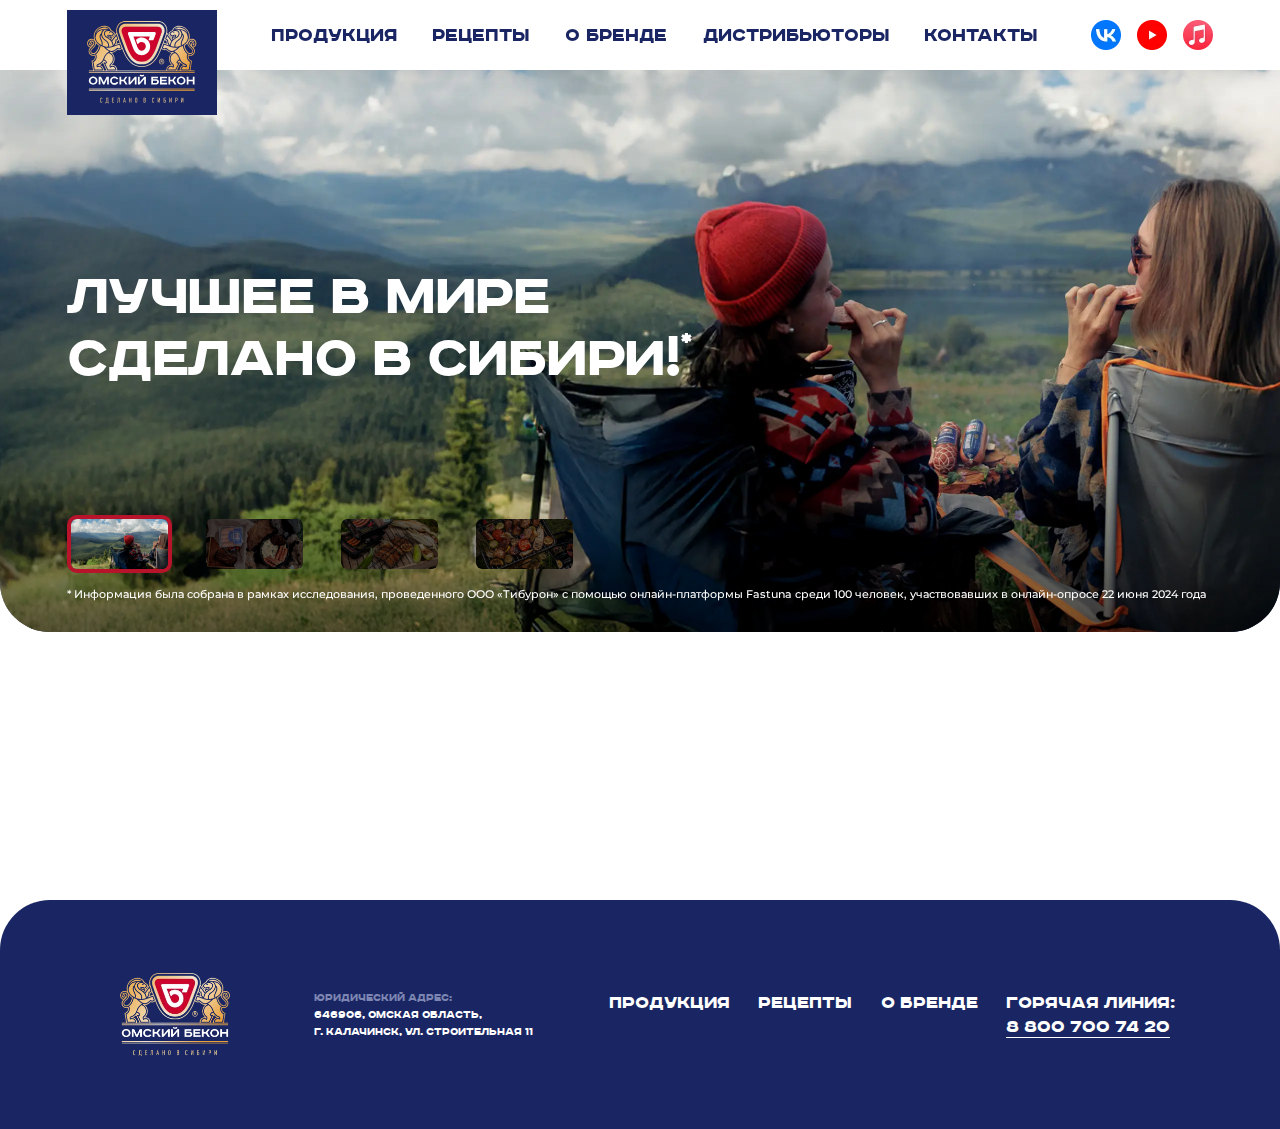
<file: index.html>
<!DOCTYPE html>
<html lang="ru">
  <head>
    <meta charset="utf-8" />
    <link rel="icon" type="image/x-icon" href="./assets/img/favicon.ico" />
    <meta name="theme-color" content="#1A2663" />
    <meta name="description" content="Омский бекон" />
    <meta http-equiv="X-UA-Compatible" content="IE=edge" />
    <meta name="viewport" content="width=device-width, initial-scale=1.0" />
    <link rel="stylesheet" href="https://cdn.jsdelivr.net/npm/swiper@11/swiper-bundle.min.css" />
    <link rel="stylesheet" href="./assets/css/styles.min.css" />
    <title>Омский бекон</title>
  </head>
  <body class="body night">
    <!--PRELOADER-->
    <div class="preloader" data-preloader>
      <span>
        <img src="./assets/img/favicon.svg" alt="" />
      </span>
    </div>

    <!-- <button class="button button--markets" data-popup-open="markets">Где купить</button> -->

    <!--HEADER-->
    <header class="header" data-fixed>
      <div class="header__content">
        <div class="header__logo">
          <a href="./" class="logo" aria-label="Омский бекон">
            <img src="./assets/img/svg/logo.svg" alt="" width="80" height="66" loading="eager" />
          </a>
        </div>

        <nav class="navigation">
          <ul class="menu">
            <li><a href="./catalog" class="menu__link">Продукция</a></li>
            <li><a href="./recipes" class="menu__link">Рецепты</a></li>
            <li><a href="./about" class="menu__link">О бренде</a></li>
            <li><a href="./distributors" class="menu__link">Дистрибьюторы</a></li>
            <li><a href="./contacts" class="menu__link">Контакты</a></li>
          </ul>
        </nav>

        <ul class="socials">
          <li>
            <a href="#" target="_blank"> <img src="./assets/img/socials/vk.webp" alt="" /> </a>
          </li>
          <li>
            <a href="#" target="_blank"> <img src="./assets/img/socials/youtube.webp" alt="" /> </a>
          </li>
          <li>
            <a href="#" target="_blank"> <img src="./assets/img/socials/vk_music.webp" alt="" /> </a>
          </li>
        </ul>

        <button class="burger">
          <span>Меню бургер</span>
        </button>
      </div>
    </header>

    <main class="main">
      <!--SECTION HERO-->
      <section class="section section--hero">
        <div class="swiper swiper--hero">
          <div class="swiper-wrapper">
            <div class="swiper-slide">
              <img src="./assets/img/hero/slide1.webp" alt="" />
            </div>
            <div class="swiper-slide">
              <img src="./assets/img/hero/slide2.webp" alt="" />
            </div>
            <div class="swiper-slide">
              <img src="./assets/img/hero/slide3.webp" alt="" />
            </div>
            <div class="swiper-slide">
              <img src="./assets/img/hero/slide4.webp" alt="" />
            </div>
          </div>
        </div>
        <div class="container">
          <h1 class="title">Лучшее в мире <br />сделано в сибири!<span>*</span></h1>
          <div class="thumb">
            <div class="swiper swiper--thumb">
              <div class="swiper-wrapper">
                <div class="swiper-slide">
                  <img src="./assets/img/hero/slide1.webp" alt="" />
                </div>
                <div class="swiper-slide">
                  <img src="./assets/img/hero/slide2.webp" alt="" />
                </div>
                <div class="swiper-slide">
                  <img src="./assets/img/hero/slide3.webp" alt="" />
                </div>
                <div class="swiper-slide">
                  <img src="./assets/img/hero/slide4.webp" alt="" />
                </div>
              </div>
            </div>
            <p class="hero-info">
              * Информация была собрана в рамках исследования, проведенного ООО «Тибурон» с помощью онлайн-платформы Fastuna среди 100 человек,
              участвовавших в онлайн-опросе 22 июня 2024 года
            </p>
          </div>
        </div>
      </section>
    </main>

    <!--FOOTER-->
    <footer class="footer">
      <a href="./" class="logo" aria-label="Омский бекон">
        <img src="./assets/img/logo.webp" alt="" width="80" height="66" loading="eager" />
      </a>

      <address class="address">
        <span>Юридический адрес:</span>
        <a href="tel:88007007420">646906, Омская область, г.&nbsp;Калачинск, ул.&nbsp;Строительная 11</a>
      </address>

      <ul class="footer__menu">
        <li><a href="./catalog">Продукция</a></li>
        <li><a href="./recipes">Рецепты</a></li>
        <li><a href="./about">О бренде</a></li>
        <li>
          <span>Горячая линия:&nbsp;</span><br />
          <a href="tel:88007007420">8 800 700 74 20</a>
        </li>
      </ul>
    </footer>

    <!--POPUPS-->
    <div class="backdrop" data-backdrop>
      <div class="popup" data-popup>
        <!--POPUP-->
        <div class="popup-content" id="markets">
          <button class="popup-close" data-popup-close></button>
          <h2 class="popup-title">Заголовок</h2>
          <p class="popup-subtitle">
            Lorem, ipsum dolor sit amet consectetur adipisicing elit. Optio placeat doloremque necessitatibus ratione, illo, esse ex doloribus omnis
            excepturi ab natus delectus distinctio modi iusto quae. At maiores molestiae voluptatum.
          </p>
        </div>
      </div>
    </div>

    <svg xmlns="http://www.w3.org/2000/svg" style="display: none">
      <symbol id="login-bg" viewBox="0 0 78 32" preserveAspectRatio="none">
        <path
          d="M4.16794 2.46154L13.0992 0L22.3282 2.46154L42.2748 0.492308L58.6489 2.46154H67.729H76.8092L76.2137 10.3385L78 16.2462V23.1385L75.0229 31.5077L58.3511 32L40.4885 30.0308L22.0305 32L2.38168 31.5077L4.16794 23.1385L0 17.7231L4.16794 9.35385V2.46154Z"
          fill="currentColor"
        />
      </symbol>
    </svg>

    <script src="https://cdn.jsdelivr.net/npm/swiper@11/swiper-bundle.min.js"></script>
    <script src="./assets/js/forms.js" type="module"></script>
    <script src="./assets/js/scripts.js" type="module"></script>
  </body>
</html>
</file>
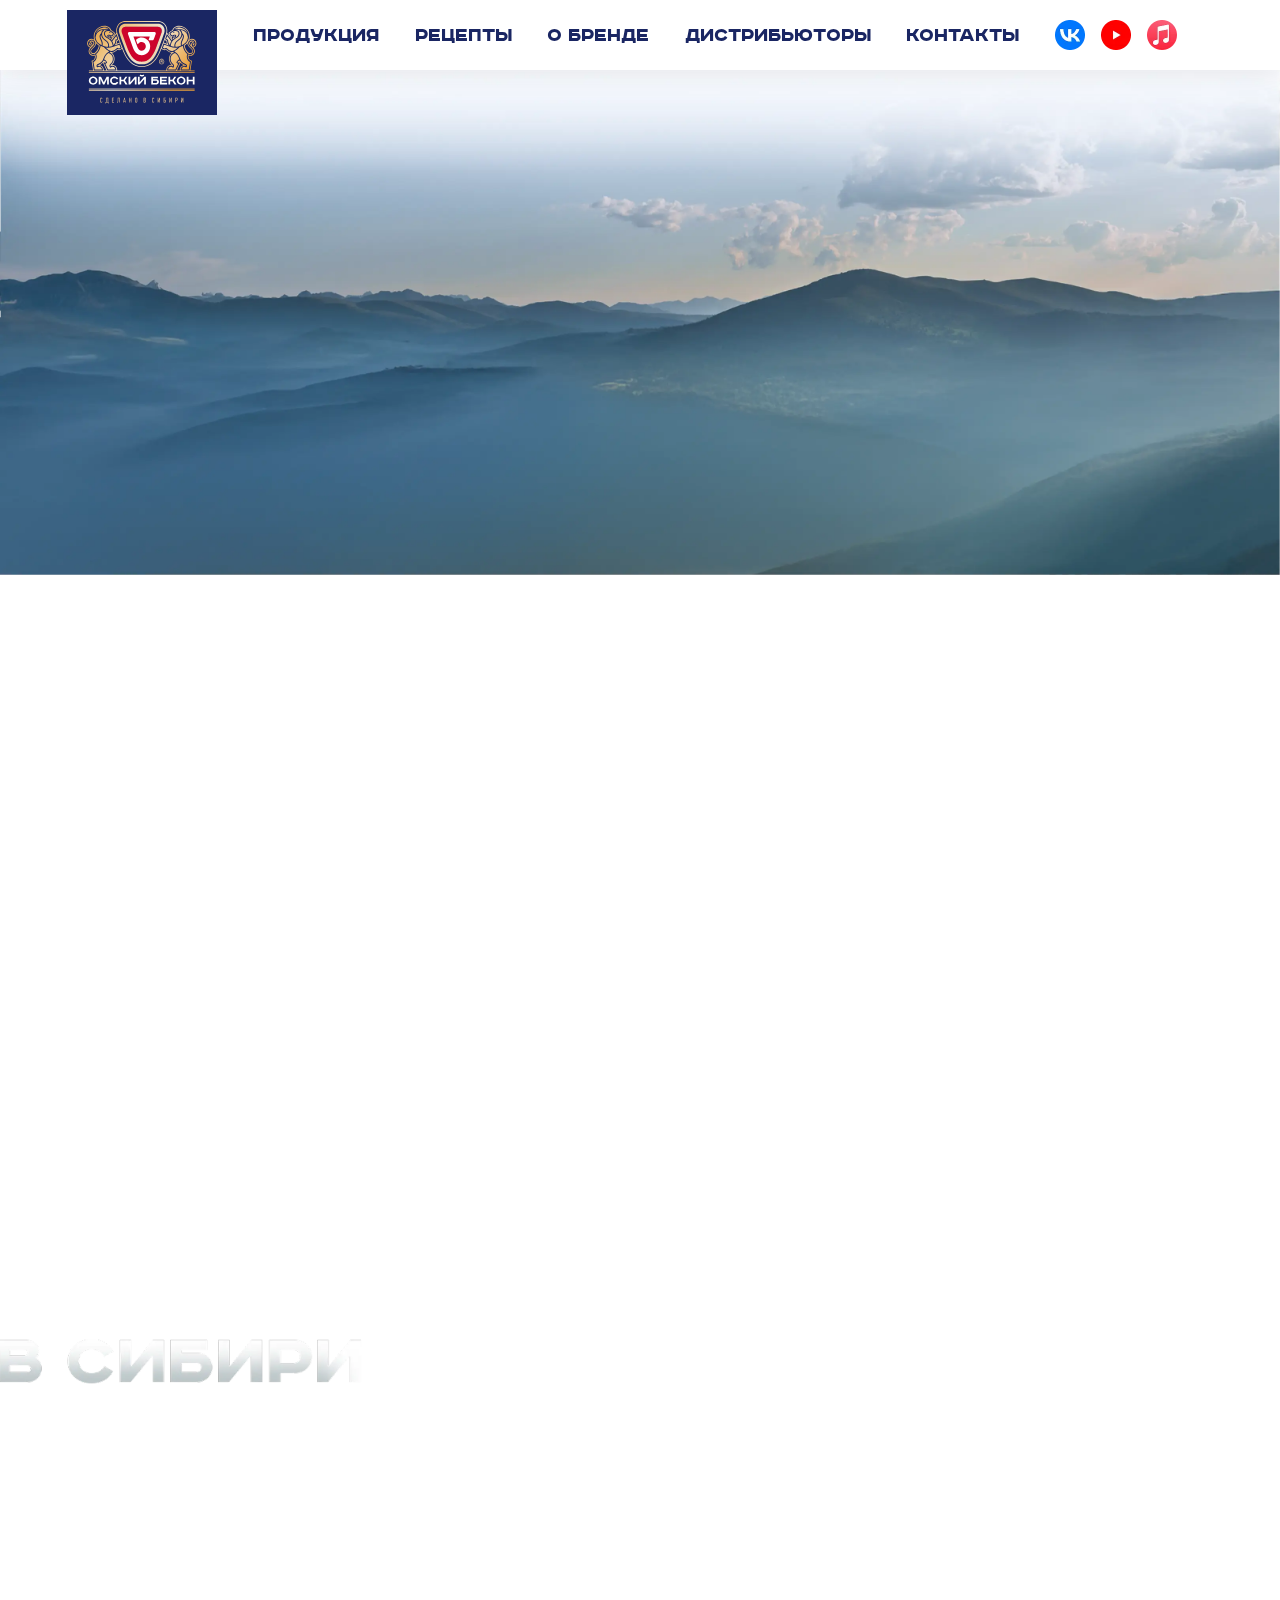
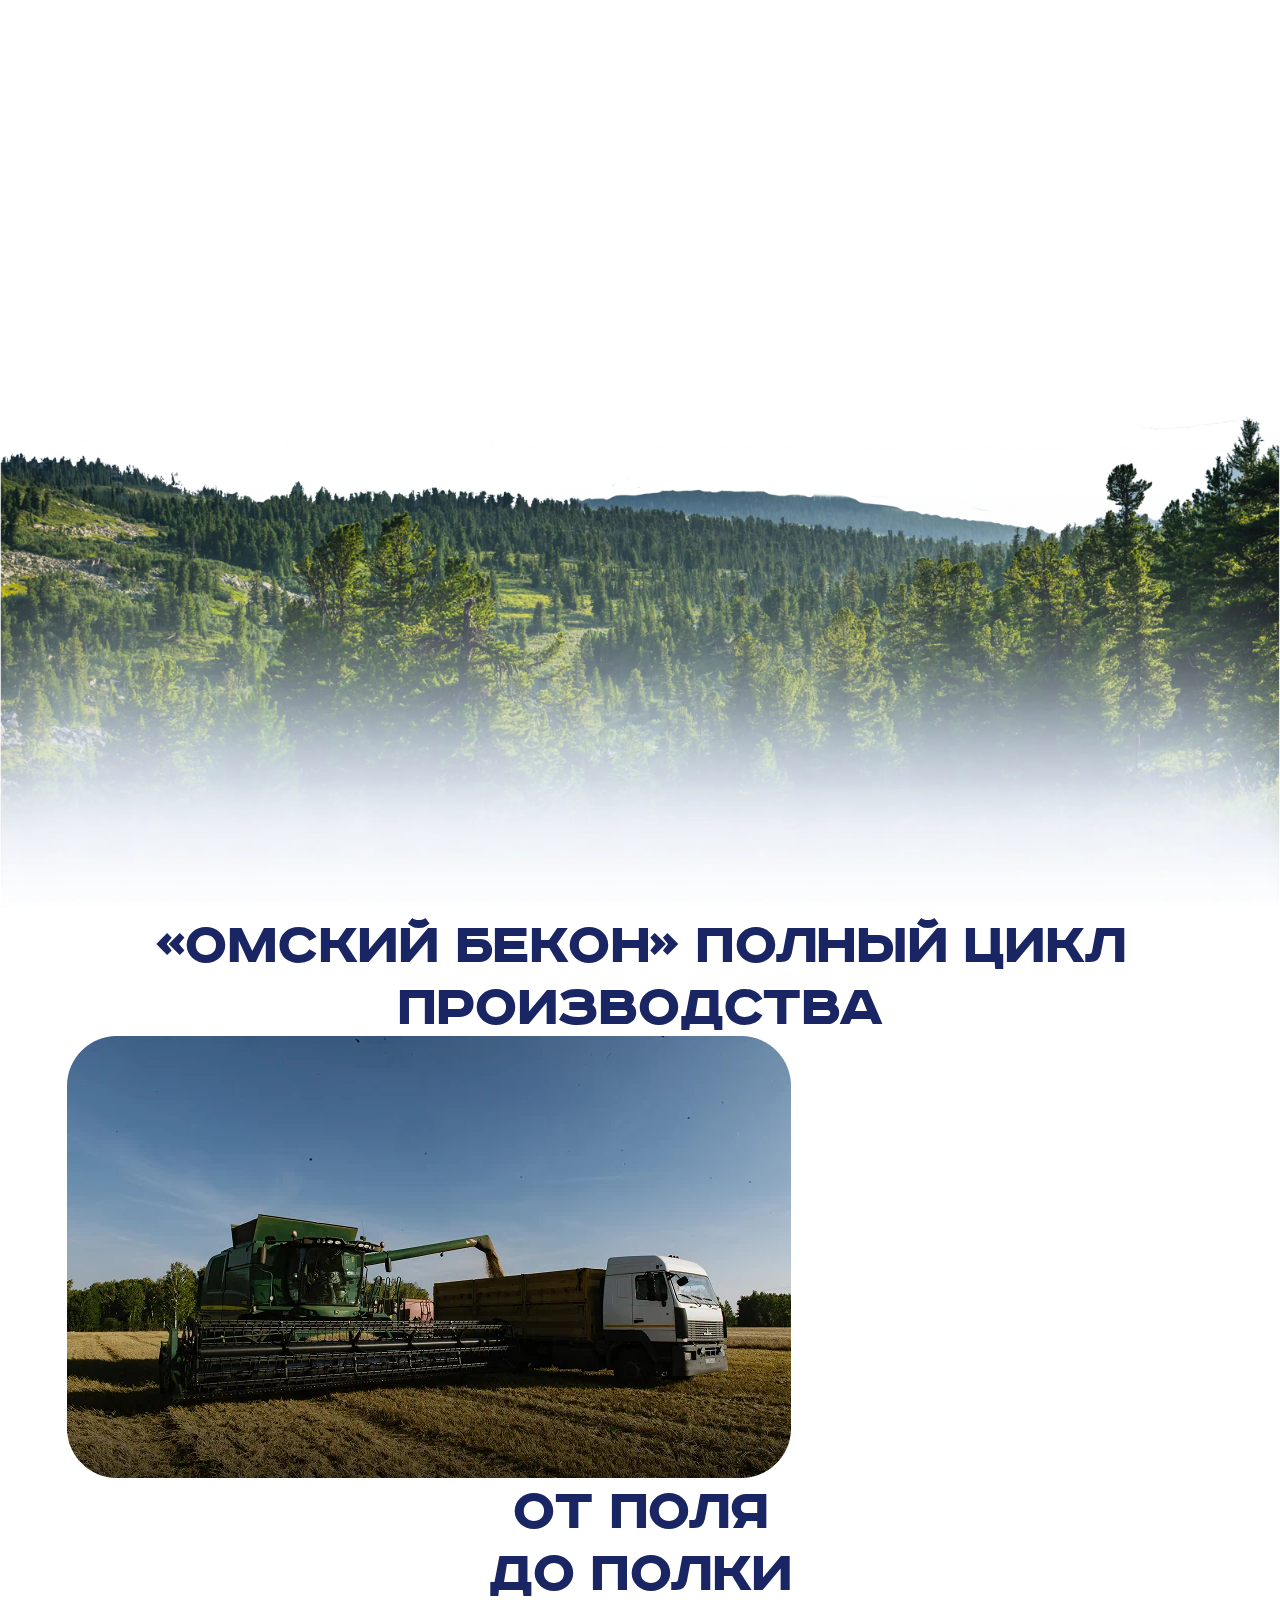
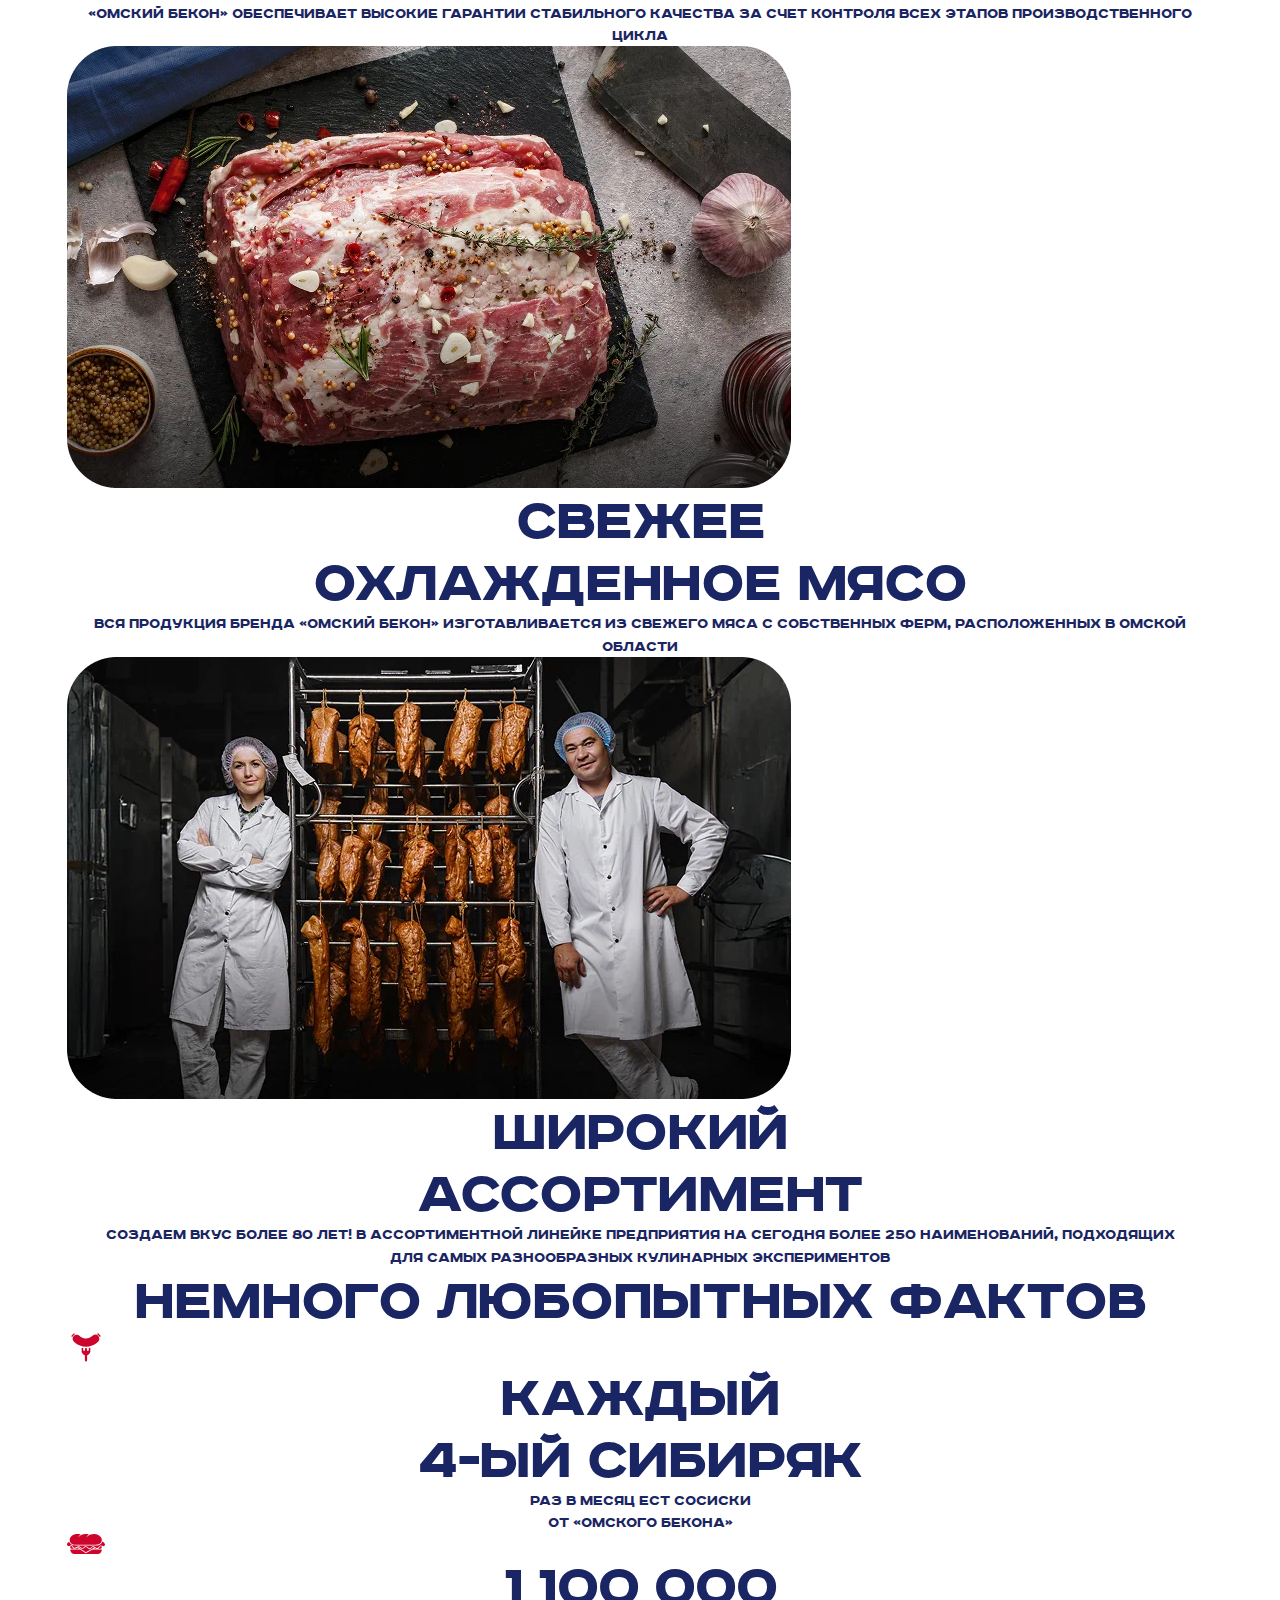
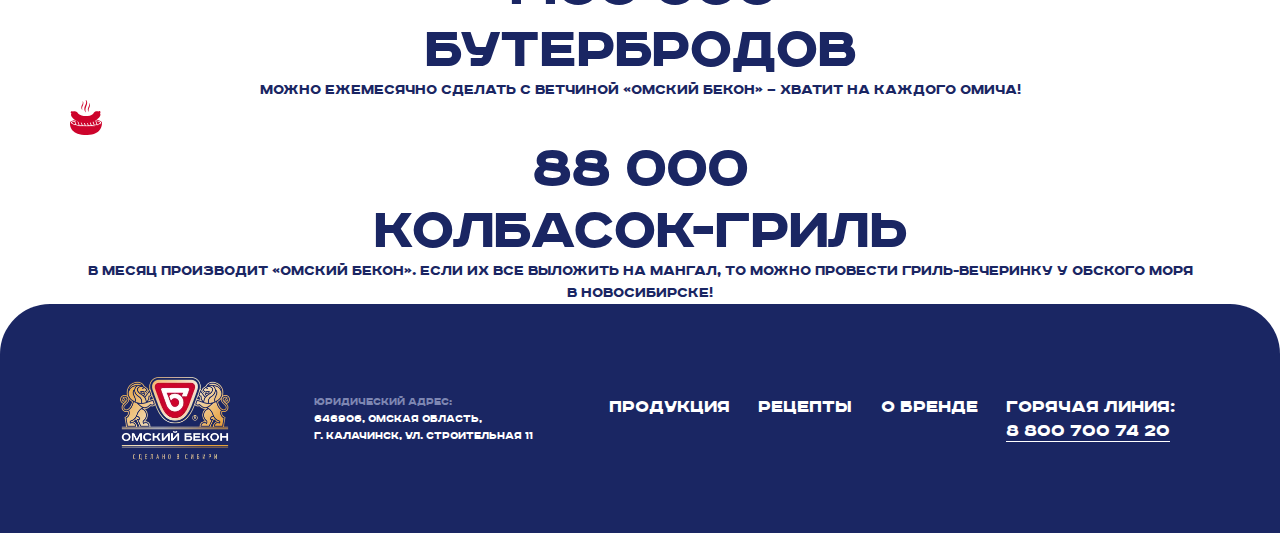
<file: about/index.html>
<!DOCTYPE html>
<html lang="ru">
  <head>
    <meta charset="utf-8" />
    <link rel="icon" type="image/x-icon" href="./../assets/img/favicon.ico" />
    <meta name="theme-color" content="#1A2663" />
    <meta name="description" content="Омский бекон" />
    <meta http-equiv="X-UA-Compatible" content="IE=edge" />
    <meta name="viewport" content="width=device-width, initial-scale=1.0" />
    <link rel="stylesheet" href="./../assets/css/styles.min.css" />
    <title>О бренде</title>
  </head>
  <body class="body night">
    <!--PRELOADER-->
    <div class="preloader" data-preloader>
      <span>
        <img src="./../assets/img/favicon.svg" alt="" />
      </span>
    </div>

    <div class="fixed-button">
      <button class="button button--markets" data-popup-open="markets">Где купить</button>
    </div>

    <!--HEADER-->
    <header class="header" data-fixed>
      <div class="header__content">
        <div class="header__logo">
          <a href="./../" class="logo" aria-label="Омский бекон">
            <img src="./../assets/img/svg/logo.svg" alt="" width="80" height="66" loading="eager" />
          </a>
        </div>

        <nav class="navigation">
          <ul class="menu">
            <li><a href="./../catalog" class="menu__link">Продукция</a></li>
            <li><a href="./../recipes" class="menu__link">Рецепты</a></li>
            <li><a href="./../about" class="menu__link active">О бренде</a></li>
            <li><a href="./../distributors" class="menu__link">Дистрибьюторы</a></li>
            <li><a href="./../contacts" class="menu__link">Контакты</a></li>
            <li>
              <ul class="socials">
                <li>
                  <a href="https://vk.com/omskiy.bacon" target="_blank"> <img src="./../assets/img/socials/vk.webp" alt="" /> </a>
                </li>
                <li>
                  <a href="https://app.box.com/s/ecbi2021cj077xrbalwhabdpht4shzil" target="_blank">
                    <img src="./../assets/img/socials/youtube.webp" alt="" />
                  </a>
                </li>
                <li>
                  <a href="https://music.yandex.ru/artist/7525778" target="_blank"> <img src="./../assets/img/socials/vk_music.webp" alt="" /> </a>
                </li>
              </ul>
            </li>
          </ul>
        </nav>

        <button class="burger">
          <span>Меню бургер</span>
        </button>
      </div>
    </header>

    <main class="main">
      <!--PARALLAX-->
      <section class="section section--parallax no-margin">
        <div class="parallax">
          <img src="./../assets/img//parallax/background.webp" alt="" />
          <img src="./../assets/img//parallax/text.webp" alt="" data-parallax="0.2" class="parallax-text" />
          <img src="./../assets/img//parallax/forground.webp" alt="" />
        </div>
      </section>

      <section class="section section--about">
        <div class="container">
          <h1 class="title">
            <span class="large">«Омский бекон»</span>
            <span>Полный цикл производства</span>
          </h1>

          <ul class="about grid grid--col3">
            <li>
              <div class="article-image">
                <img src="./../assets/img/about1.webp" alt="Random image" />
                <h2 class="title">От поля <br />до полки</h2>
              </div>
              <p class="about__text">
                «Омский бекон» обеспечивает высокие гарантии стабильного качества за&nbsp;счет контроля всех этапов производственного цикла
              </p>
            </li>
            <li>
              <div class="article-image">
                <img src="./../assets/img/about2.webp" alt="Random image" />
                <h2 class="title">Свежее <br />охлажденное мясо</h2>
              </div>
              <p class="about__text">
                Вся продукция бренда «Омский бекон» изготавливается из&nbsp;свежего мяса с&nbsp;собственных ферм, расположенных в&nbsp;Омской области
              </p>
            </li>
            <li>
              <div class="article-image">
                <img src="./../assets/img/about3.webp" alt="Random image" />
                <h2 class="title">Широкий <br />ассортимент</h2>
              </div>
              <p class="about__text">
                Создаем вкус более 80 лет! В&nbsp;ассортиментной линейке предприятия на&nbsp;сегодня более 250 наименований, подходящих для&nbsp;самых
                разнообразных кулинарных экспериментов
              </p>
            </li>
          </ul>

          <h2 class="title">НЕМНОГО ЛЮБОПЫТНЫХ ФАКТОВ</h2>

          <ul class="facts grid grid--col3">
            <li>
              <img src="./../assets/img/svg/fact1.svg" alt="" />
              <h3 class="title">Каждый <br />4-ый Сибиряк</h3>
              <p class="about__text">раз в месяц ест сосиски <br />от «Омского бекона»</p>
            </li>
            <li>
              <img src="./../assets/img/svg/fact2.svg" alt="" />
              <h3 class="title">1 100 000 <br />бутербродов</h3>
              <p class="about__text">можно ежемесячно сделать с&nbsp;ветчиной «Омский бекон» — хватит на&nbsp;каждого омича!</p>
            </li>
            <li>
              <img src="./../assets/img/svg/fact3.svg" alt="" />
              <h3 class="title">88 000 <br />колбасок-гриль</h3>
              <p class="about__text">
                в месяц производит «Омский бекон». Если их все выложить на&nbsp;мангал, то&nbsp;можно провести гриль-вечеринку у&nbsp;Обского моря
                в&nbsp;Новосибирске!
              </p>
            </li>
          </ul>
        </div>
      </section>
    </main>

    <!--FOOTER-->
    <footer class="footer">
      <a href="./../" class="logo" aria-label="Омский бекон">
        <img src="./../assets/img/logo.webp" alt="" width="80" height="66" loading="eager" />
      </a>

      <address class="address">
        <span>Юридический адрес:</span>
        <a href="tel:88007007420">646906, Омская область, г.&nbsp;Калачинск, ул.&nbsp;Строительная 11</a>
      </address>

      <ul class="footer__menu">
        <li><a href="./../catalog">Продукция</a></li>
        <li><a href="./../recipes">Рецепты</a></li>
        <li><a href="./../about">О бренде</a></li>
        <li>
          <span>Горячая линия:&nbsp;</span><br />
          <a href="tel:88007007420">8 800 700 74 20</a>
        </li>
      </ul>
    </footer>

    <!--POPUPS-->
    <div class="backdrop" data-backdrop>
      <div class="popup" data-popup>
        <!--popup markets-->
        <div class="popup-content" id="markets">
          <button class="popup-close" data-popup-close></button>
          <h2 class="popup-title">Где купить</h2>
          <ul class="markets-list custom-scrollbar">
            <li>
              <a href=""><img src="./../assets/img/markets/omsk_becon.webp" alt="" target="_blank" /></a>
            </li>
            <li>
              <a href=""><img src="./../assets/img/markets/samokat.webp" alt="" target="_blank" /></a>
            </li>
            <li>
              <a href=""><img src="./../assets/img/markets/kuper.webp" alt="" target="_blank" /></a>
            </li>
            <li>
              <a href=""><img src="./../assets/img/markets/yandex_lavka.webp" alt="" target="_blank" /></a>
            </li>
            <li>
              <a href=""><img src="./../assets/img/markets/metro.webp" alt="" target="_blank" /></a>
            </li>
            <li>
              <a href=""><img src="./../assets/img/markets/lenta.webp" alt="" target="_blank" /></a>
            </li>
            <li>
              <a href=""><img src="./../assets/img/markets/okey.webp" alt="" target="_blank" /></a>
            </li>
            <li>
              <a href=""><img src="./../assets/img/markets/perekrestok.webp" alt="" target="_blank" /></a>
            </li>
            <li>
              <a href=""><img src="./../assets/img/markets/magnit.webp" alt="" target="_blank" /></a>
            </li>
            <li>
              <a href=""><img src="./../assets/img/markets/pyaterochka.webp" alt="" target="_blank" /></a>
            </li>
            <li>
              <a href=""><img src="./../assets/img/markets/yarche.webp" alt="" target="_blank" /></a>
            </li>
            <li>
              <a href=""><img src="./../assets/img/markets/spar.webp" alt="" target="_blank" /></a>
            </li>
            <li>
              <a href=""><img src="./../assets/img/markets/bistronom.webp" alt="" target="_blank" /></a>
            </li>
            <li>
              <a href=""><img src="./../assets/img/markets/monetka.webp" alt="" target="_blank" /></a>
            </li>
            <li>
              <a href=""><img src="./../assets/img/markets/begemag.webp" alt="" target="_blank" /></a>
            </li>
            <li>
              <a href=""><img src="./../assets/img/markets/anix.webp" alt="" target="_blank" /></a>
            </li>
            <li>
              <a href=""><img src="./../assets/img/markets/maria_ra.webp" alt="" target="_blank" /></a>
            </li>
            <li>
              <a href=""><img src="./../assets/img/markets/ashan.webp" alt="" target="_blank" /></a>
            </li>
          </ul>
        </div>

        <!--popup form send secsses-->
        <div class="popup-content" id="ok">
          <button class="popup-close" data-popup-close></button>
          <h2 class="popup-title">Сообщение отправлено</h2>
          <p class="popup-subtitle">Наш менеджер свяжется с&nbsp;Вами&nbsp;в&nbsp;ближайшее время</p>
          <button class="button small" data-popup-close>Закрыть</button>
        </div>
      </div>
    </div>

    <svg xmlns="http://www.w3.org/2000/svg" style="display: none">
      <symbol id="select-arrow" viewBox="0 0 23 14" preserveAspectRatio="none" fill="none">
        <path d="M1 1.25L11.5 11.75L22 1.25" stroke="currentColor" stroke-width="2" />
      </symbol>

      <symbol id="input-file" viewBox="0 0 26 23" preserveAspectRatio="none" fill="none">
        <path
          d="M5.12577 6.41053C6.98648 4.60412 8.95978 2.89392 10.8959 1.16425C11.8466 0.596099 12.8785 1.78396 12.1078 2.58808C8.44092 6.77365 -1.93168 12.4598 3.69223 18.9065C6.35386 21.9569 8.95166 21.4781 11.8164 19.0257C15.597 15.7885 18.9737 11.5812 22.7288 8.25933C23.4728 7.38075 24.3736 6.12073 23.9116 4.90881C23.7189 4.4048 21.9836 2.68659 21.4868 2.37617C19.2952 1.00503 17.0898 3.48384 15.5831 4.87445C12.6336 7.59724 9.8884 10.572 7.05497 13.4117C5.56686 15.5881 7.93947 17.564 9.94876 15.9237C12.5663 13.4712 15.0004 10.8206 17.6133 8.367C17.9813 8.02221 19.7317 6.32577 19.9697 6.22382C20.788 5.87216 21.6168 6.97296 21.0399 7.74043C17.8942 10.5766 15.0445 14.0176 11.8745 16.7943C10.1647 18.2914 8.15421 19.2948 6.06715 17.7072C4.13912 16.241 4.19136 13.627 5.77464 11.9203C9.25114 8.8481 12.3748 4.9489 15.8745 1.95578C19.1699 -0.863237 21.7862 -0.614669 24.6417 2.58579C26.7961 5.0016 26.1763 7.23184 24.2366 9.5205C20.5547 12.871 17.2035 16.8183 13.4995 20.1161C9.66901 23.5274 5.88608 24.3567 2.18207 20.1677C-2.43778 14.9409 1.10604 10.312 5.12461 6.41168L5.12577 6.41053Z"
          fill="currentColor"
        />
      </symbol>
    </svg>

    <script src="./../assets/js/parallax.js" type="module"></script>
    <script src="./../assets/js/forms.js" type="module"></script>
    <script src="./../assets/js/scripts.js" type="module"></script>
  </body>
</html>
</file>
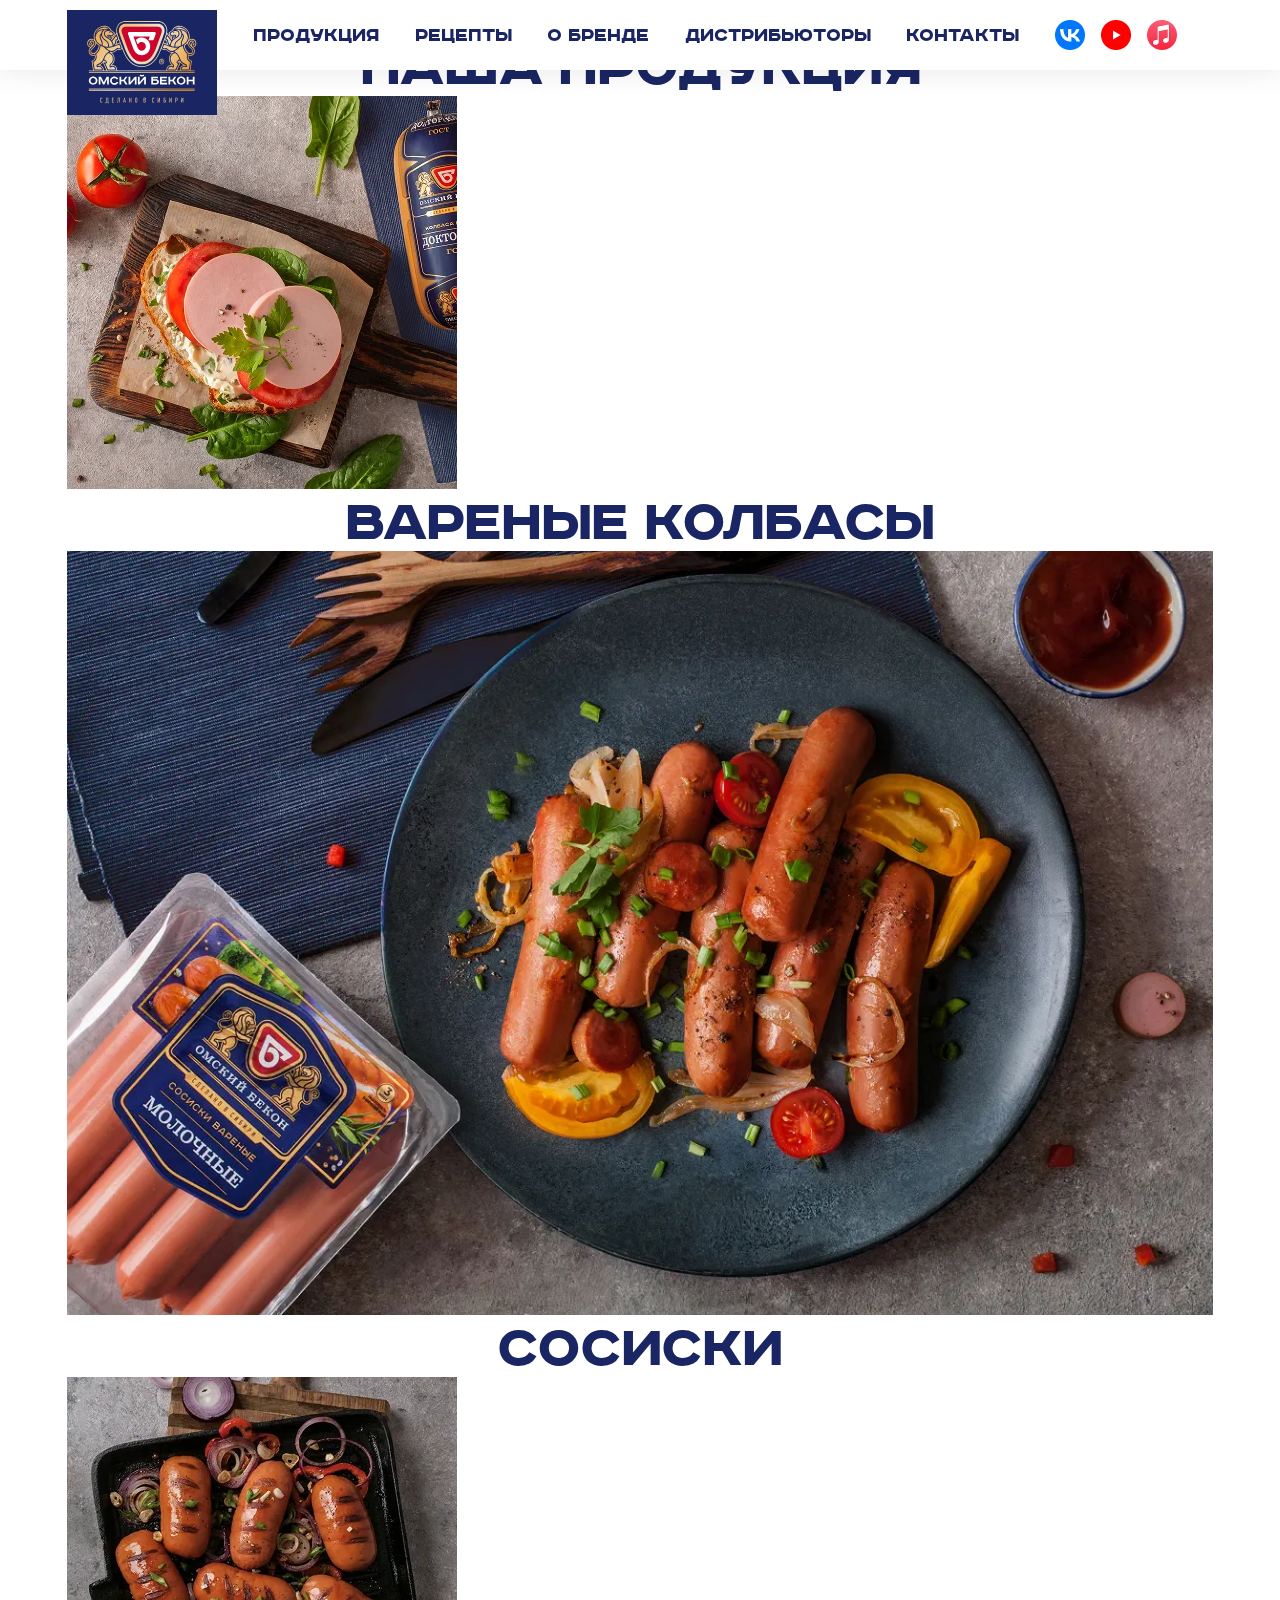
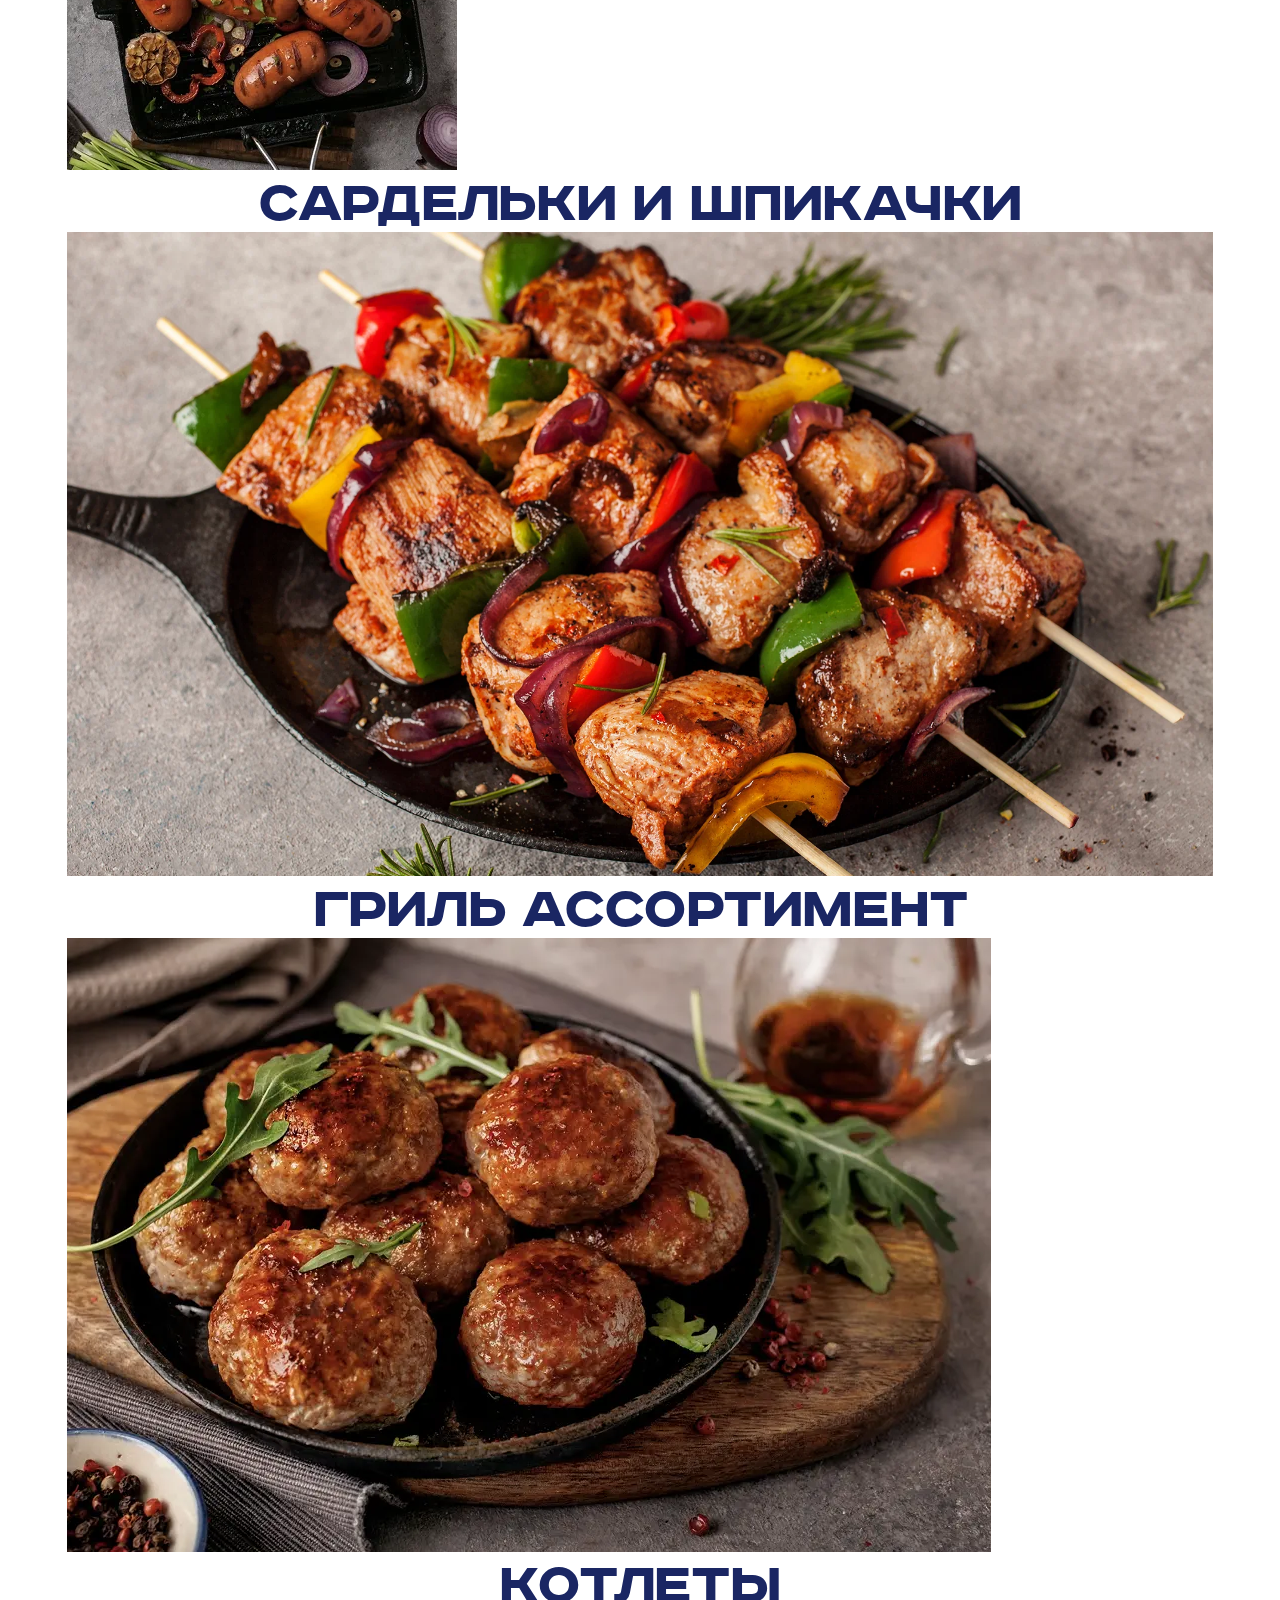
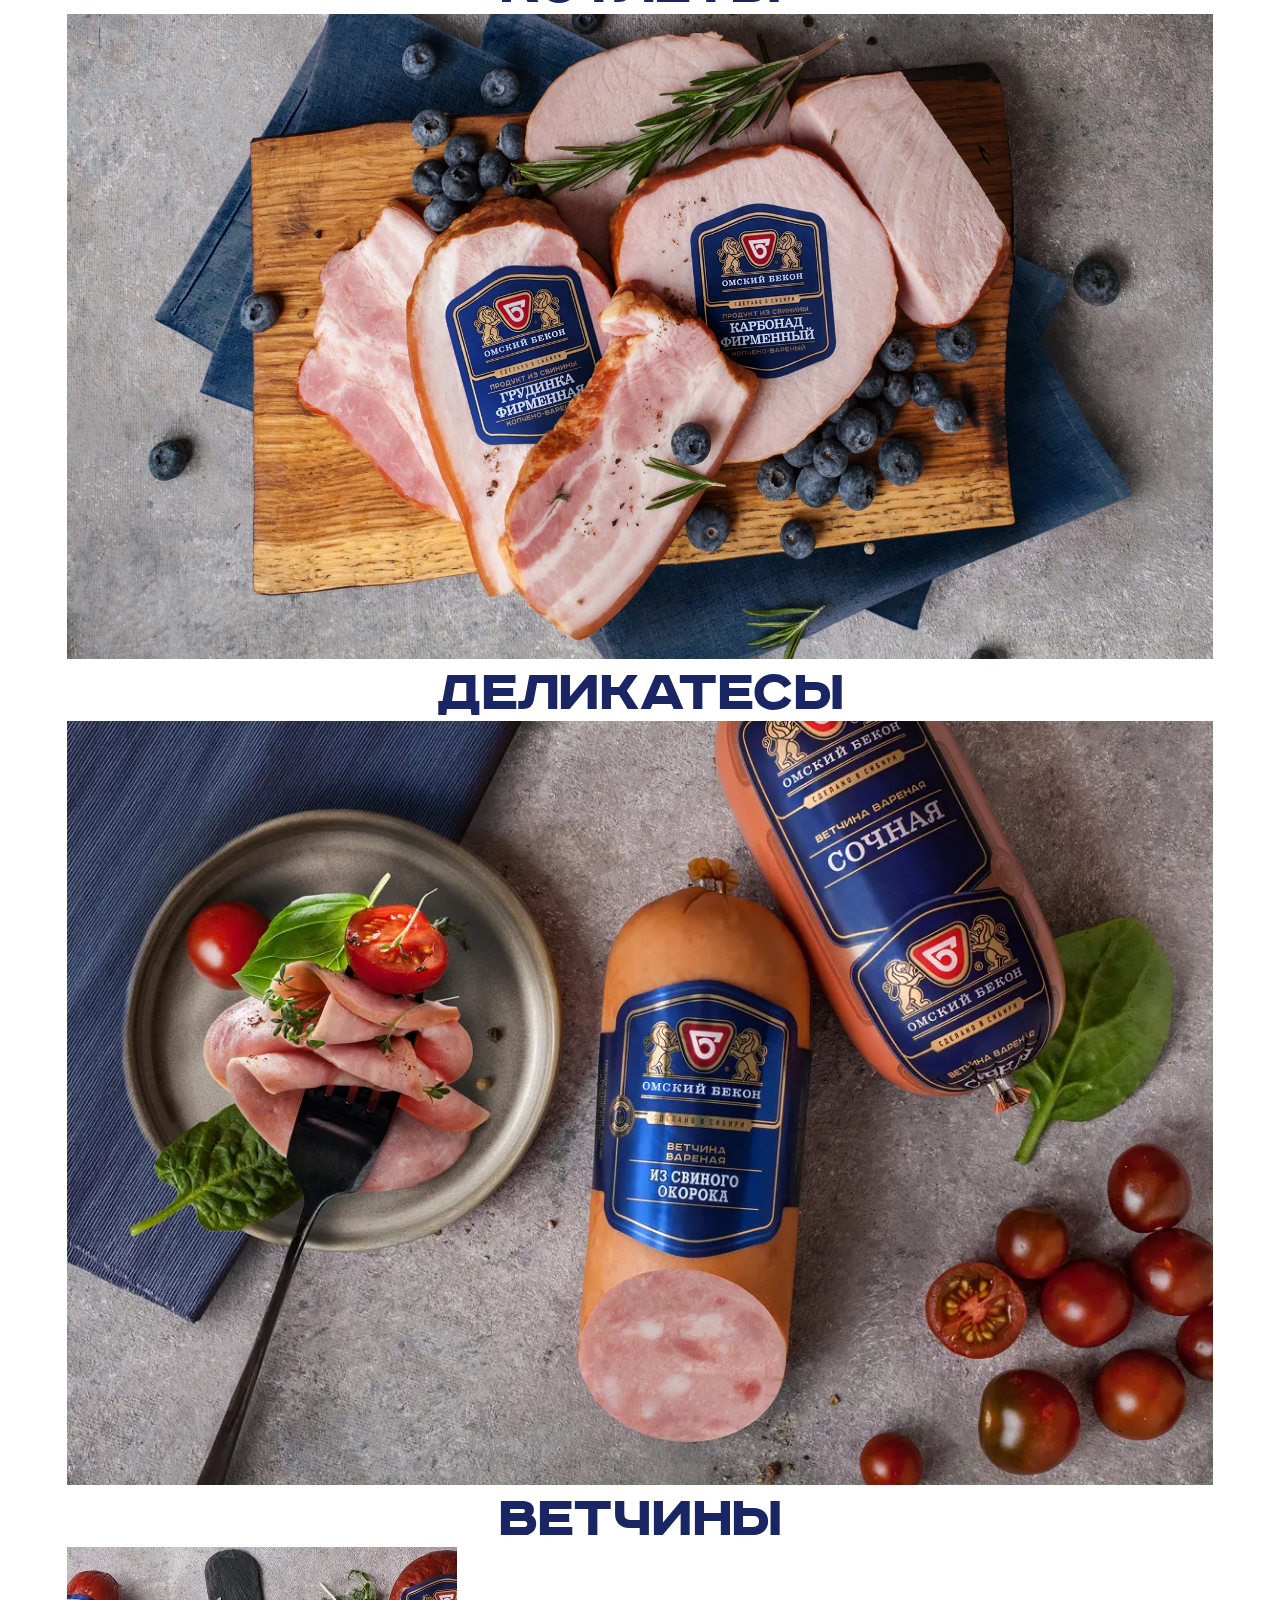
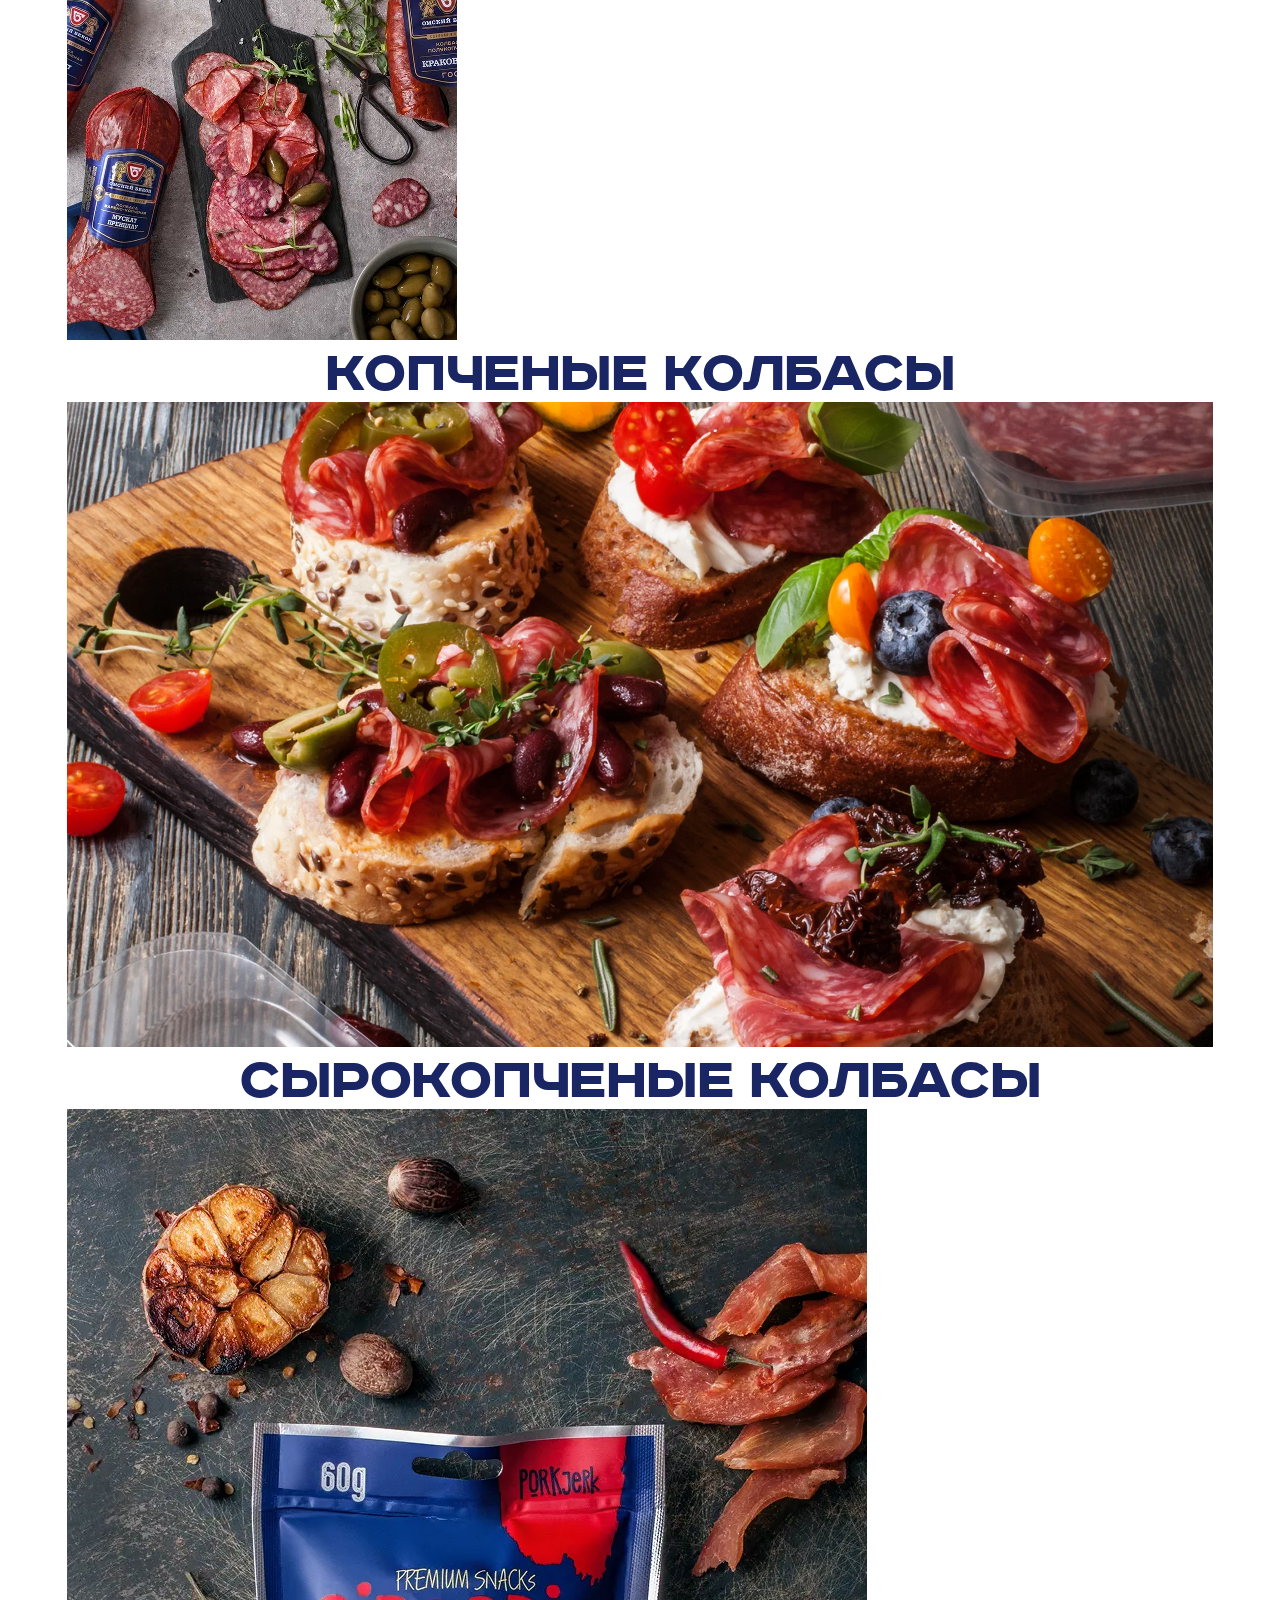
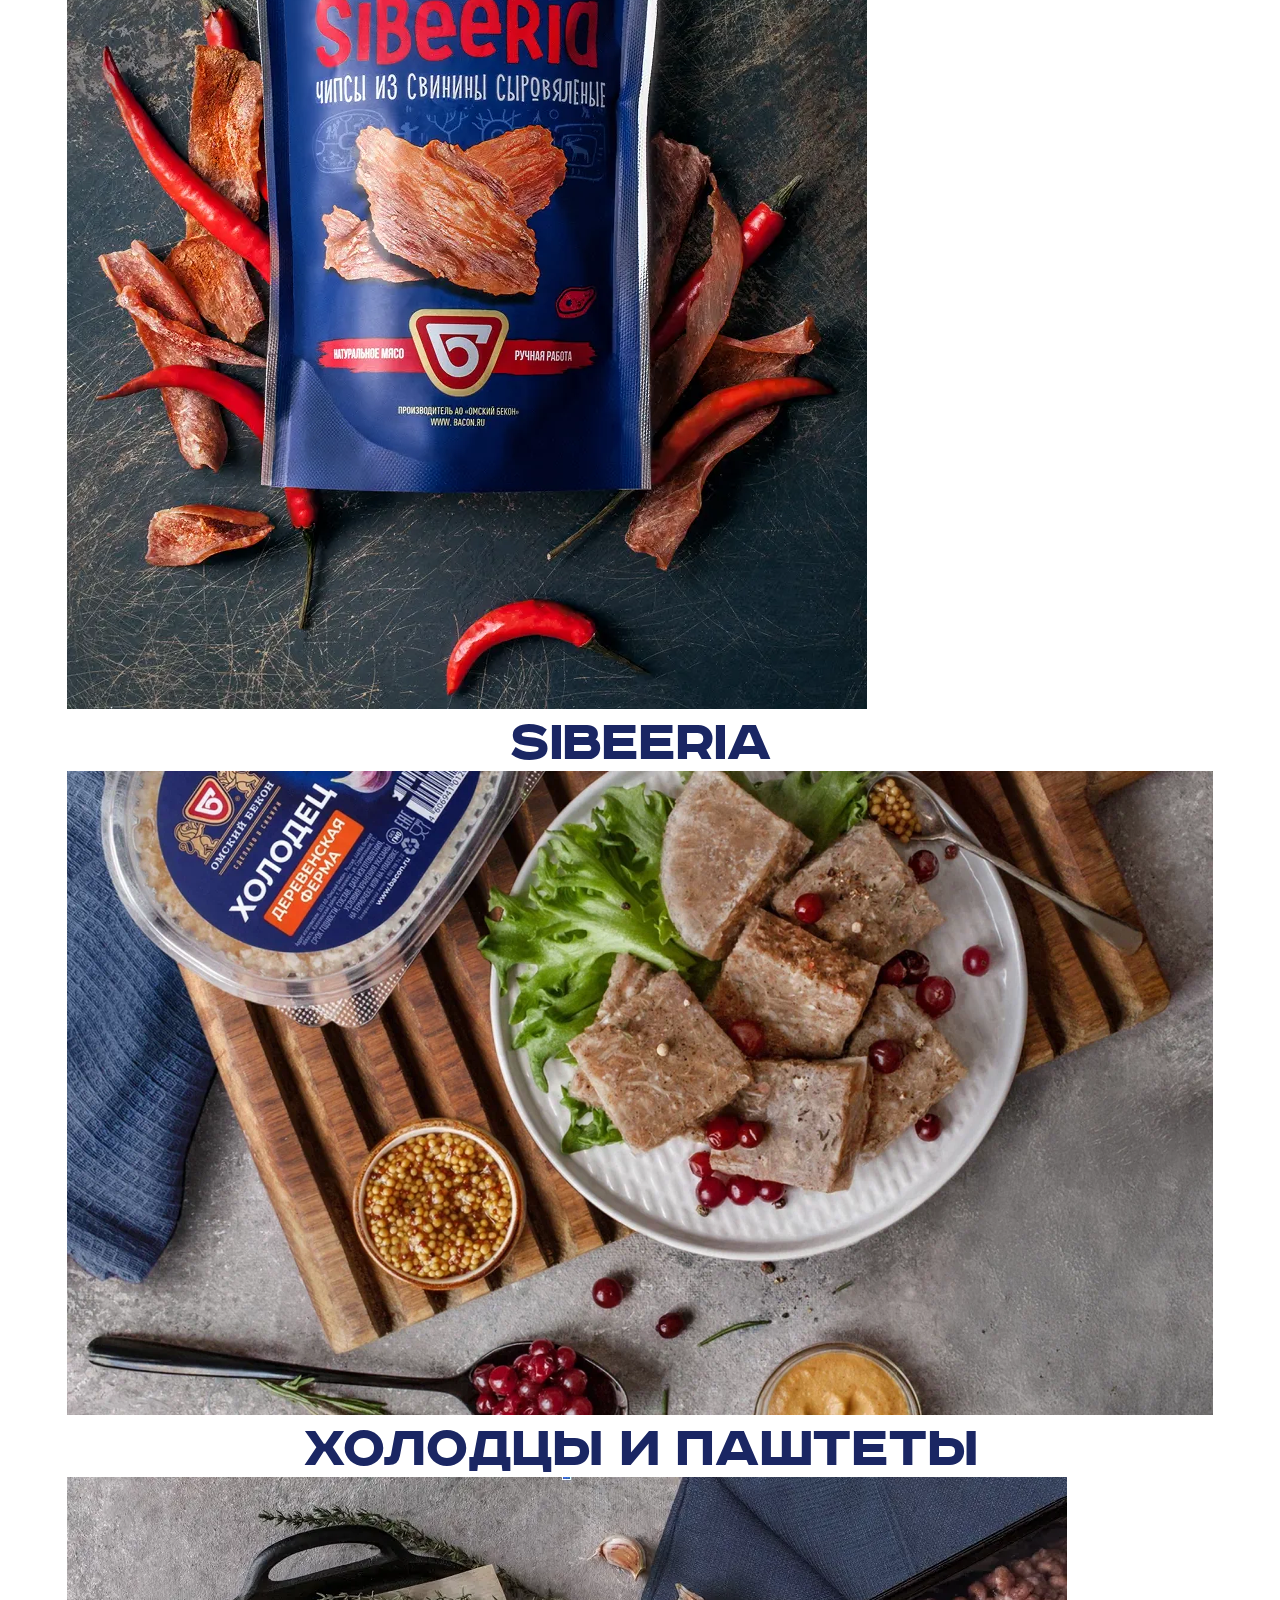
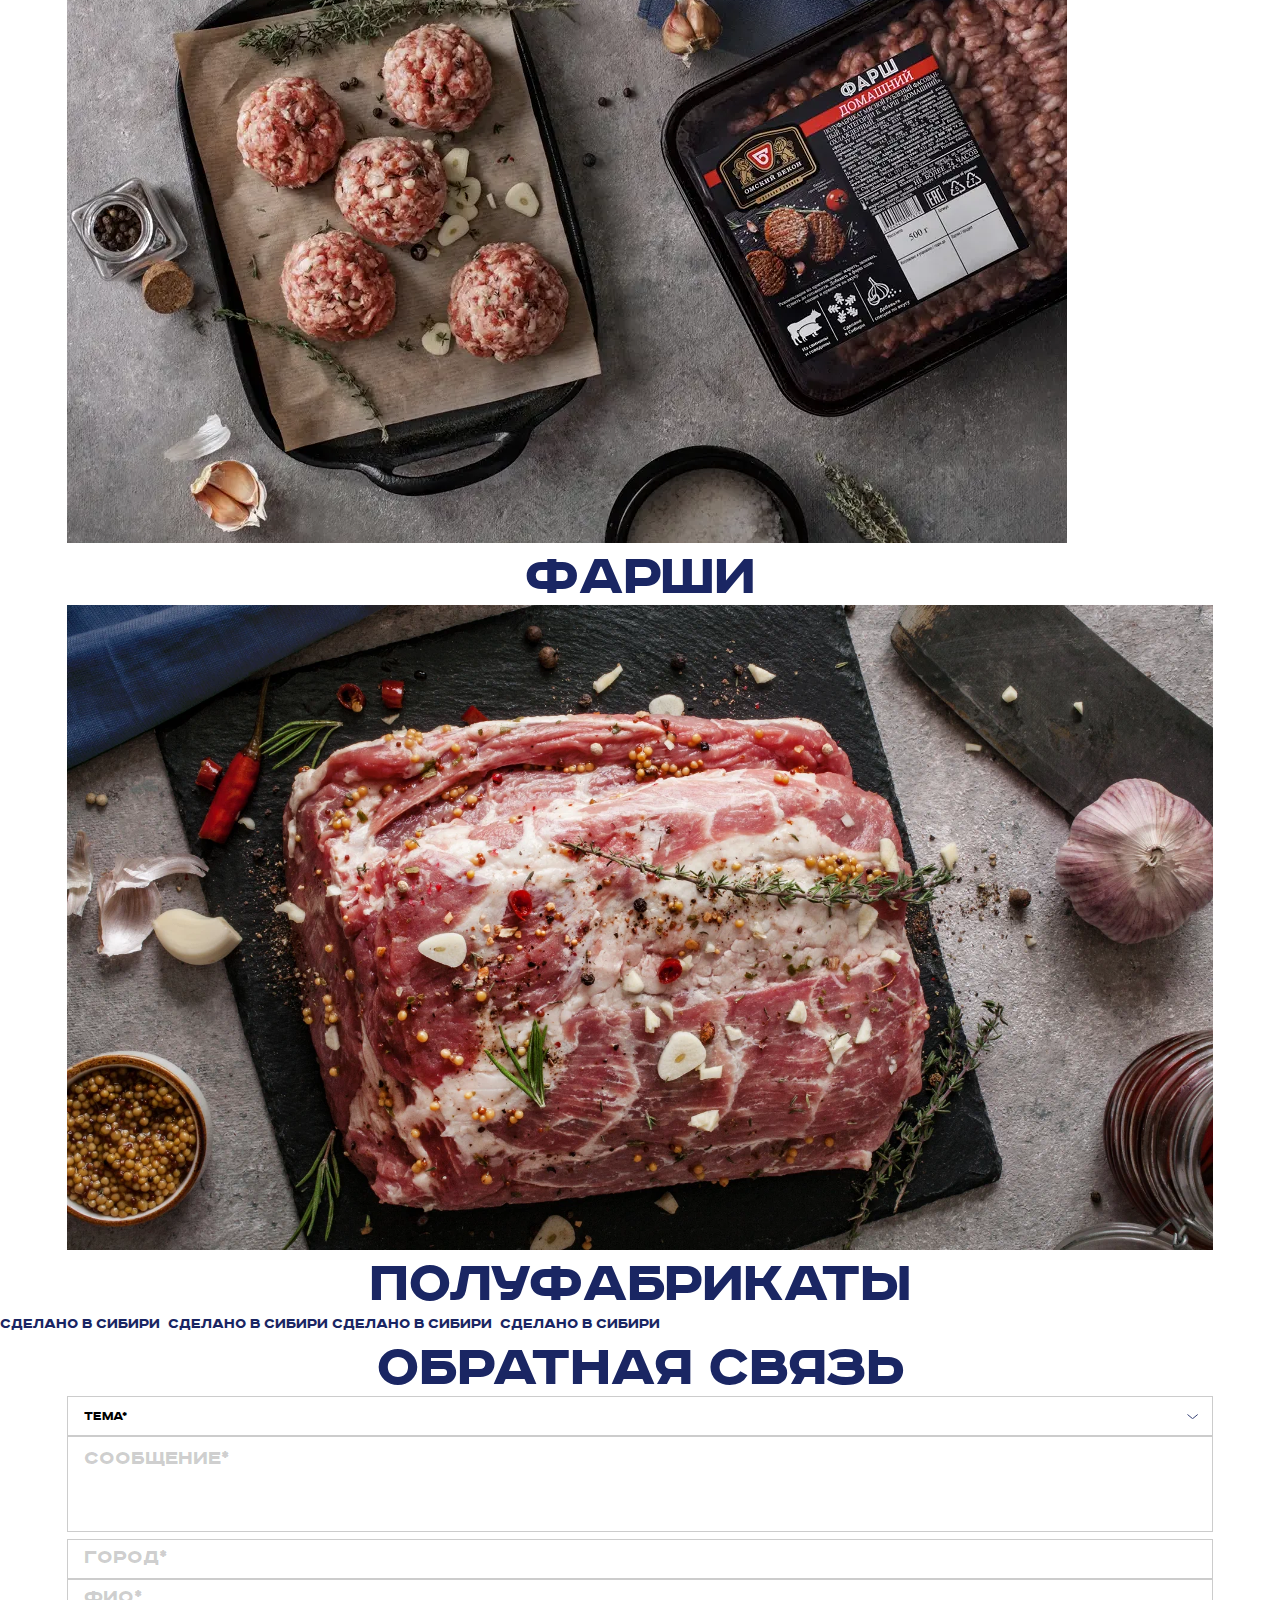
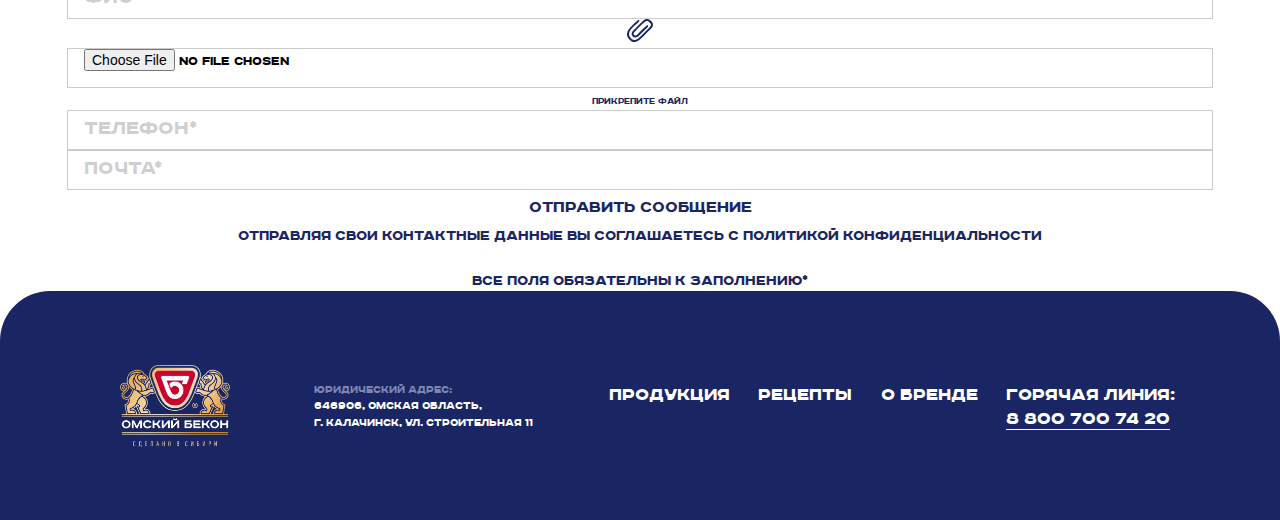
<file: catalog/index.html>
<!DOCTYPE html>
<html lang="ru">
  <head>
    <meta charset="utf-8" />
    <link rel="icon" type="image/x-icon" href="./../assets/img/favicon.ico" />
    <meta name="theme-color" content="#1A2663" />
    <meta name="description" content="Омский бекон" />
    <meta http-equiv="X-UA-Compatible" content="IE=edge" />
    <meta name="viewport" content="width=device-width, initial-scale=1.0" />
    <link rel="stylesheet" href="./../assets/css/styles.min.css" />
    <title>Наша продукция</title>
  </head>
  <body class="body night">
    <!--PRELOADER-->
    <div class="preloader" data-preloader>
      <span>
        <img src="./../assets/img/favicon.svg" alt="" />
      </span>
    </div>

    <div class="fixed-button">
      <button class="button button--markets" data-popup-open="markets">Где купить</button>
    </div>

    <!--HEADER-->
    <header class="header">
      <div class="header__content">
        <div class="header__logo">
          <a href="./../" class="logo" aria-label="Омский бекон">
            <img src="./../assets/img/svg/logo.svg" alt="" width="80" height="66" loading="eager" />
          </a>
        </div>

        <nav class="navigation">
          <ul class="menu">
            <li><a href="./../catalog" class="menu__link active">Продукция</a></li>
            <li><a href="./../recipes" class="menu__link">Рецепты</a></li>
            <li><a href="./../about" class="menu__link">О бренде</a></li>
            <li><a href="./../distributors" class="menu__link">Дистрибьюторы</a></li>
            <li><a href="./../contacts" class="menu__link">Контакты</a></li>
            <li>
              <ul class="socials">
                <li>
                  <a href="https://vk.com/omskiy.bacon" target="_blank"> <img src="./../assets/img/socials/vk.webp" alt="" /> </a>
                </li>
                <li>
                  <a href="https://app.box.com/s/ecbi2021cj077xrbalwhabdpht4shzil" target="_blank">
                    <img src="./../assets/img/socials/youtube.webp" alt="" />
                  </a>
                </li>
                <li>
                  <a href="https://music.yandex.ru/artist/7525778" target="_blank"> <img src="./../assets/img/socials/vk_music.webp" alt="" /> </a>
                </li>
              </ul>
            </li>
          </ul>
        </nav>

        <button class="burger">
          <span>Меню бургер</span>
        </button>
      </div>
    </header>

    <main class="main">
      <!--Наша продукция-->
      <section class="section section--page">
        <div class="container">
          <h1 class="title">Наша продукция</h1>

          <ul class="catalog">
            <li>
              <a href="./category" class="article-image">
                <img src="./../assets/img/categories/1.webp" alt="" />
                <h3 class="title">Вареные колбасы</h3>
              </a>
            </li>
            <li>
              <a href="./category" class="article-image">
                <img src="./../assets/img/categories/2.webp" alt="" />
                <h3 class="title">Сосиски</h3>
              </a>
            </li>
            <li>
              <a href="./category" class="article-image">
                <img src="./../assets/img/categories/3.webp" alt="" />
                <h3 class="title">Сардельки и&nbsp;шпикачки</h3>
              </a>
            </li>
            <li>
              <a href="./category" class="article-image">
                <img src="./../assets/img/categories/4.webp" alt="" />
                <h3 class="title">Гриль ассортимент</h3>
              </a>
            </li>
            <li>
              <a href="./category" class="article-image">
                <img src="./../assets/img/categories/5.webp" alt="" />
                <h3 class="title">Котлеты</h3>
              </a>
            </li>
            <li>
              <a href="./category" class="article-image">
                <img src="./../assets/img/categories/6.webp" alt="" />
                <h3 class="title">Деликатесы</h3>
              </a>
            </li>
            <li>
              <a href="./category" class="article-image">
                <img src="./../assets/img/categories/7.webp" alt="" />
                <h3 class="title">Ветчины</h3>
              </a>
            </li>
            <li>
              <a href="./category" class="article-image">
                <img src="./../assets/img/categories/8.webp" alt="" />
                <h3 class="title">Копченые колбасы</h3>
              </a>
            </li>
            <li>
              <a href="./category" class="article-image">
                <img src="./../assets/img/categories/9.webp" alt="" />
                <h3 class="title">Сырокопченые колбасы</h3>
              </a>
            </li>
            <li>
              <a href="./category" class="article-image">
                <img src="./../assets/img/categories/10.webp" alt="" />
                <h3 class="title">Sibeeria</h3>
              </a>
            </li>
            <li>
              <a href="./category" class="article-image">
                <img src="./../assets/img/categories/11.webp" alt="" />
                <h3 class="title">Холодцы и&nbsp;паштеты</h3>
              </a>
            </li>
            <li>
              <a href="./category" class="article-image">
                <img src="./../assets/img/categories/12.webp" alt="" />
                <h3 class="title">Фарши</h3>
              </a>
            </li>
            <li>
              <a href="./category" class="article-image">
                <img src="./../assets/img/categories/13.webp" alt="" />
                <h3 class="title">Полуфабрикаты</h3>
              </a>
            </li>
          </ul>
        </div>
      </section>

      <!--БЕГУЩАЯ СТРОКА-->
      <div class="marquee">
        <div class="marquee__inner">
          <span>СДЕЛАНО В СИБИРИ&nbsp;&nbsp;СДЕЛАНО В СИБИРИ</span>
          <span>СДЕЛАНО В СИБИРИ&nbsp;&nbsp;СДЕЛАНО В СИБИРИ</span>
        </div>
      </div>

      <!--ФОРМА ОБРАТНОЙ СВЯЗИ-->
      <section class="section section--callbcak">
        <div class="container">
          <h2 class="title title--h2">Обратная связь</h2>

          <script>
            // ОТПРАВКА ФОРМЫ КУДА ЛИБО
            const onCallbackFormSubmit = e => {
              e.preventDefault();
              popup.open('ok');
            };
          </script>

          <form action="#" enctype="multipart/form-data" class="form" novalidate onsubmit="onCallbackFormSubmit(event)">
            <label class="label">
              <select name="subject" class="input input--select placeholder" required>
                <option value="" disabled selected hidden>ТЕМА*</option>
                <option value="Тема 1">Тема 1</option>
                <option value="Тема 2">Тема 2</option>
                <option value="Тема 3">Тема 3</option>
              </select>
              <span class="input-icon">
                <svg width="14" height="7"><use href="#select-arrow" /></svg>
              </span>
            </label>
            <label class="label label--textarea">
              <textarea name="message" class="textarea" placeholder="Сообщение*" required></textarea>
            </label>
            <label class="label">
              <input type="text" name="city" class="input" placeholder="Город*" required />
            </label>
            <label class="label">
              <input type="text" name="name" class="input" placeholder="ФИО*" required />
            </label>
            <label class="label label--forFile">
              <svg width="26" height="23"><use href="#input-file" /></svg>
              <input type="file" name="file" class="input input--file" required />
              <span class="file-placeholder">ПРИКРЕПИТЕ ФАЙЛ</span>
            </label>
            <label class="label">
              <input type="tel" name="phone" class="input" placeholder="Телефон*" required />
            </label>
            <label class="label">
              <input type="email" name="email" class="input" placeholder="Почта*" required />
            </label>
            <div class="label label--forButton">
              <button type="submit" class="button full">Отправить сообщение</button>
            </div>

            <span class="form__info">
              Отправляя свои контактные данные вы соглашаетесь с&nbsp;<a href="#" target="_blank">политикой конфиденциальности</a>
              <br />
              <br class="show_in_tablet" />
              Все поля обязательны к заполнению*
            </span>
          </form>
        </div>
      </section>
    </main>

    <!--FOOTER-->
    <footer class="footer">
      <a href="./../" class="logo" aria-label="Омский бекон">
        <img src="./../assets/img/logo.webp" alt="" width="80" height="66" loading="eager" />
      </a>

      <address class="address">
        <span>Юридический адрес:</span>
        <a href="tel:88007007420">646906, Омская область, г.&nbsp;Калачинск, ул.&nbsp;Строительная 11</a>
      </address>

      <ul class="footer__menu">
        <li><a href="./../catalog">Продукция</a></li>
        <li><a href="./../recipes">Рецепты</a></li>
        <li><a href="./../about">О бренде</a></li>
        <li>
          <span>Горячая линия:&nbsp;</span><br />
          <a href="tel:88007007420">8 800 700 74 20</a>
        </li>
      </ul>
    </footer>

    <!--POPUPS-->
    <div class="backdrop" data-backdrop>
      <div class="popup" data-popup>
        <!--popup markets-->
        <div class="popup-content" id="markets">
          <button class="popup-close" data-popup-close></button>
          <h2 class="popup-title">Где купить</h2>
          <ul class="markets-list custom-scrollbar">
            <li>
              <a href=""><img src="./../assets/img/markets/omsk_becon.webp" alt="" target="_blank" /></a>
            </li>
            <li>
              <a href=""><img src="./../assets/img/markets/samokat.webp" alt="" target="_blank" /></a>
            </li>
            <li>
              <a href=""><img src="./../assets/img/markets/kuper.webp" alt="" target="_blank" /></a>
            </li>
            <li>
              <a href=""><img src="./../assets/img/markets/yandex_lavka.webp" alt="" target="_blank" /></a>
            </li>
            <li>
              <a href=""><img src="./../assets/img/markets/metro.webp" alt="" target="_blank" /></a>
            </li>
            <li>
              <a href=""><img src="./../assets/img/markets/lenta.webp" alt="" target="_blank" /></a>
            </li>
            <li>
              <a href=""><img src="./../assets/img/markets/okey.webp" alt="" target="_blank" /></a>
            </li>
            <li>
              <a href=""><img src="./../assets/img/markets/perekrestok.webp" alt="" target="_blank" /></a>
            </li>
            <li>
              <a href=""><img src="./../assets/img/markets/magnit.webp" alt="" target="_blank" /></a>
            </li>
            <li>
              <a href=""><img src="./../assets/img/markets/pyaterochka.webp" alt="" target="_blank" /></a>
            </li>
            <li>
              <a href=""><img src="./../assets/img/markets/yarche.webp" alt="" target="_blank" /></a>
            </li>
            <li>
              <a href=""><img src="./../assets/img/markets/spar.webp" alt="" target="_blank" /></a>
            </li>
            <li>
              <a href=""><img src="./../assets/img/markets/bistronom.webp" alt="" target="_blank" /></a>
            </li>
            <li>
              <a href=""><img src="./../assets/img/markets/monetka.webp" alt="" target="_blank" /></a>
            </li>
            <li>
              <a href=""><img src="./../assets/img/markets/begemag.webp" alt="" target="_blank" /></a>
            </li>
            <li>
              <a href=""><img src="./../assets/img/markets/anix.webp" alt="" target="_blank" /></a>
            </li>
            <li>
              <a href=""><img src="./../assets/img/markets/maria_ra.webp" alt="" target="_blank" /></a>
            </li>
            <li>
              <a href=""><img src="./../assets/img/markets/ashan.webp" alt="" target="_blank" /></a>
            </li>
          </ul>
        </div>

        <!--popup form send secsses-->
        <div class="popup-content" id="ok">
          <button class="popup-close" data-popup-close></button>
          <h2 class="popup-title">Сообщение отправлено</h2>
          <p class="popup-subtitle">Наш менеджер свяжется с&nbsp;Вами&nbsp;в&nbsp;ближайшее время</p>
          <button class="button small" data-popup-close>Закрыть</button>
        </div>
      </div>
    </div>

    <svg xmlns="http://www.w3.org/2000/svg" style="display: none">
      <symbol id="select-arrow" viewBox="0 0 23 14" preserveAspectRatio="none" fill="none">
        <path d="M1 1.25L11.5 11.75L22 1.25" stroke="currentColor" stroke-width="2" />
      </symbol>

      <symbol id="input-file" viewBox="0 0 26 23" preserveAspectRatio="none" fill="none">
        <path
          d="M5.12577 6.41053C6.98648 4.60412 8.95978 2.89392 10.8959 1.16425C11.8466 0.596099 12.8785 1.78396 12.1078 2.58808C8.44092 6.77365 -1.93168 12.4598 3.69223 18.9065C6.35386 21.9569 8.95166 21.4781 11.8164 19.0257C15.597 15.7885 18.9737 11.5812 22.7288 8.25933C23.4728 7.38075 24.3736 6.12073 23.9116 4.90881C23.7189 4.4048 21.9836 2.68659 21.4868 2.37617C19.2952 1.00503 17.0898 3.48384 15.5831 4.87445C12.6336 7.59724 9.8884 10.572 7.05497 13.4117C5.56686 15.5881 7.93947 17.564 9.94876 15.9237C12.5663 13.4712 15.0004 10.8206 17.6133 8.367C17.9813 8.02221 19.7317 6.32577 19.9697 6.22382C20.788 5.87216 21.6168 6.97296 21.0399 7.74043C17.8942 10.5766 15.0445 14.0176 11.8745 16.7943C10.1647 18.2914 8.15421 19.2948 6.06715 17.7072C4.13912 16.241 4.19136 13.627 5.77464 11.9203C9.25114 8.8481 12.3748 4.9489 15.8745 1.95578C19.1699 -0.863237 21.7862 -0.614669 24.6417 2.58579C26.7961 5.0016 26.1763 7.23184 24.2366 9.5205C20.5547 12.871 17.2035 16.8183 13.4995 20.1161C9.66901 23.5274 5.88608 24.3567 2.18207 20.1677C-2.43778 14.9409 1.10604 10.312 5.12461 6.41168L5.12577 6.41053Z"
          fill="currentColor"
        />
      </symbol>
    </svg>

    <script src="./../assets/js/forms.js" type="module"></script>
    <script src="./../assets/js/scripts.js" type="module"></script>
  </body>
</html>
</file>
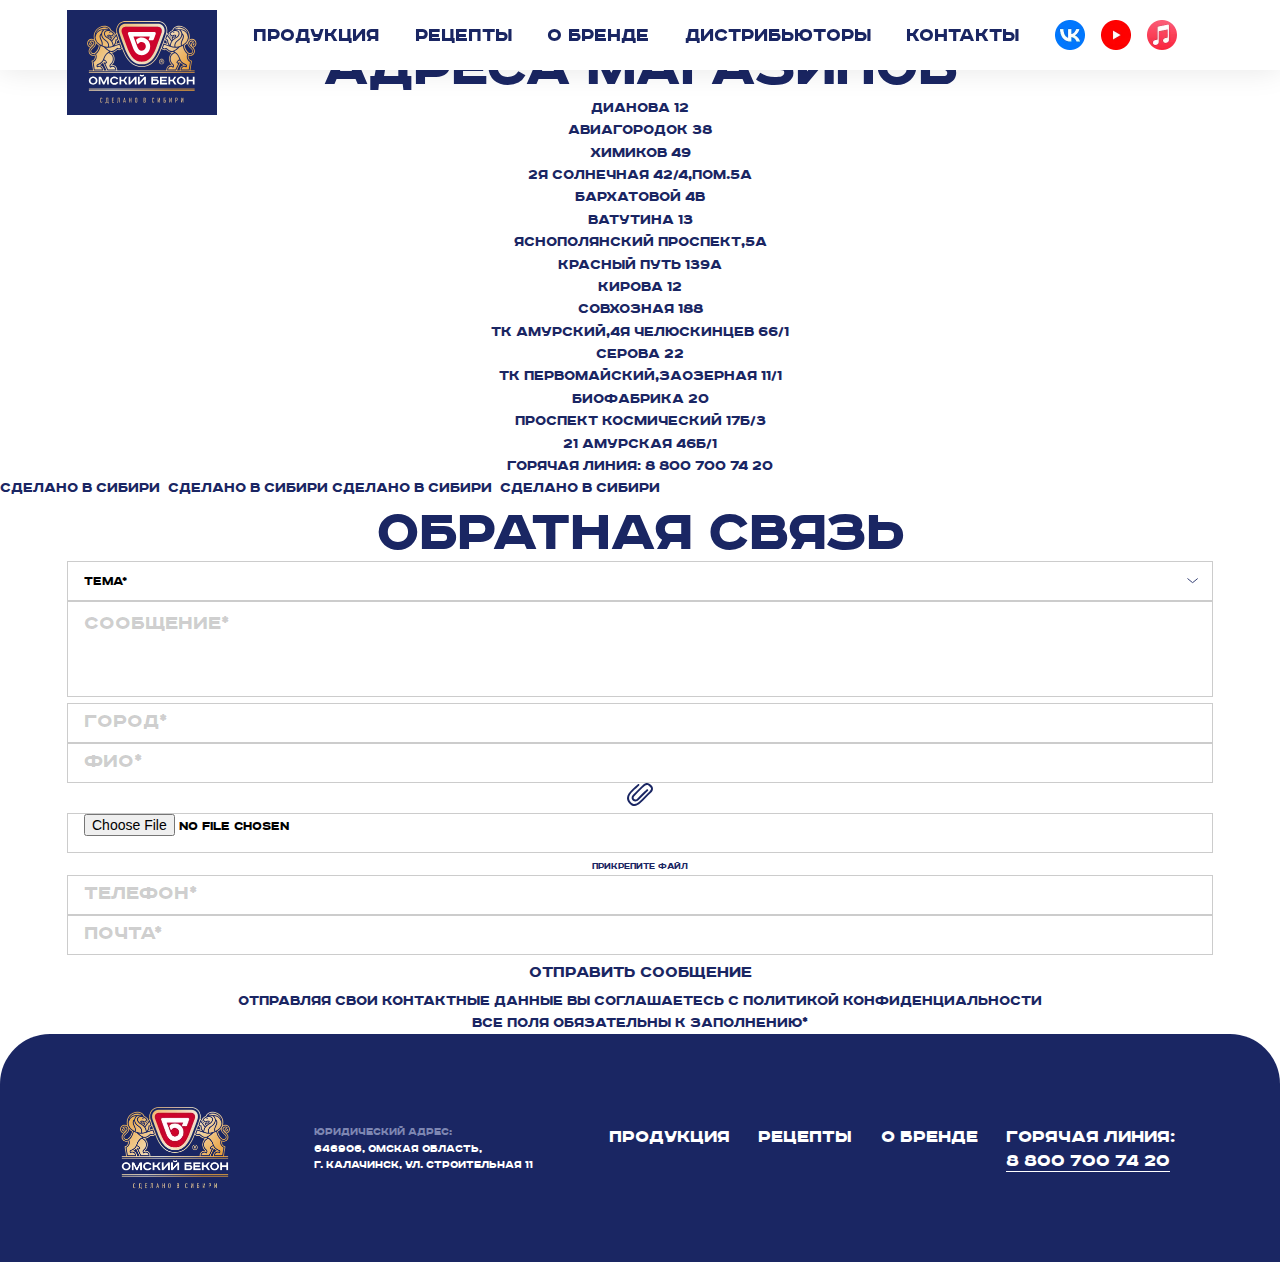
<file: contacts/index.html>
<!DOCTYPE html>
<html lang="ru">
  <head>
    <meta charset="utf-8" />
    <link rel="icon" type="image/x-icon" href="./../assets/img/favicon.ico" />
    <meta name="theme-color" content="#1A2663" />
    <meta name="description" content="Омский бекон" />
    <meta http-equiv="X-UA-Compatible" content="IE=edge" />
    <meta name="viewport" content="width=device-width, initial-scale=1.0" />
    <link rel="stylesheet" href="./../assets/css/styles.min.css" />
    <title>Контакты</title>
  </head>
  <body class="body night">
    <!--PRELOADER-->
    <div class="preloader" data-preloader>
      <span>
        <img src="./../assets/img/favicon.svg" alt="" />
      </span>
    </div>

    <div class="fixed-button">
      <button class="button button--markets" data-popup-open="markets">Где купить</button>
    </div>

    <!--HEADER-->
    <header class="header" data-fixed>
      <div class="header__content">
        <div class="header__logo">
          <a href="./../" class="logo" aria-label="Омский бекон">
            <img src="./../assets/img/svg/logo.svg" alt="" width="80" height="66" loading="eager" />
          </a>
        </div>

        <nav class="navigation">
          <ul class="menu">
            <li><a href="./../catalog" class="menu__link">Продукция</a></li>
            <li><a href="./../recipes" class="menu__link">Рецепты</a></li>
            <li><a href="./../about" class="menu__link">О бренде</a></li>
            <li><a href="./../distributors" class="menu__link">Дистрибьюторы</a></li>
            <li><a href="./../contacts" class="menu__link active">Контакты</a></li>
            <li>
              <ul class="socials">
                <li>
                  <a href="https://vk.com/omskiy.bacon" target="_blank"> <img src="./../assets/img/socials/vk.webp" alt="" /> </a>
                </li>
                <li>
                  <a href="https://app.box.com/s/ecbi2021cj077xrbalwhabdpht4shzil" target="_blank">
                    <img src="./../assets/img/socials/youtube.webp" alt="" />
                  </a>
                </li>
                <li>
                  <a href="https://music.yandex.ru/artist/7525778" target="_blank"> <img src="./../assets/img/socials/vk_music.webp" alt="" /> </a>
                </li>
              </ul>
            </li>
          </ul>
        </nav>

        <button class="burger">
          <span>Меню бургер</span>
        </button>
      </div>
    </header>

    <main class="main">
      <!--PARALLAX-->

      <!--MAP-->
      <section class="section section--contacts">
        <div class="map" id="map"></div>
        <div class="map-list">
          <h1 class="title title--h2">Адреса магазинов</h1>
          <ul>
            <li>
              <ul>
                <li><span data-lat="54.994936" data-lng="73.254467" data-adress>Дианова 12</span></li>
                <li><span data-lat="54.950598" data-lng="73.328533" data-adress>Авиагородок 38</span></li>
                <li><span data-lat="55.039347" data-lng="73.290876" data-adress>Химиков 49</span></li>
                <li><span data-lat="55.001375" data-lng="73.203955" data-adress>2я Солнечная 42/4,пом.5А</span></li>
                <li><span data-lat="55.047739" data-lng="73.321868" data-adress>Бархатовой 4В</span></li>
                <li><span data-lat="54.985664" data-lng="73.279414" data-adress>Ватутина 13</span></li>
              </ul>
            </li>
            <li>
              <ul>
                <li><span data-lat="54.890469" data-lng="73.301665" data-adress>Яснополянский проспект,5а</span></li>
                <li><span data-lat="55.011040" data-lng="73.335657" data-adress>Красный путь 139А</span></li>
                <li><span data-lat="54.945748" data-lng="73.419524" data-adress>Кирова 12</span></li>
                <li><span data-lat="55.023934" data-lng="73.377743" data-adress>Совхозная 188</span></li>
                <li><span data-lat="55.025483" data-lng="73.416317" data-adress>ТК Амурский,4я Челюскинцев 66/1</span></li>
              </ul>
            </li>
            <li>
              <ul>
                <li><span data-lat="54.944445" data-lng="73.383088" data-adress>Серова 22</span></li>
                <li><span data-lat="55.046600" data-lng="73.316505" data-adress>ТК Первомайский,Заозерная 11/1</span></li>
                <li><span data-lat="54.992492" data-lng="73.453211" data-adress>Биофабрика 20</span></li>
                <li><span data-lat="54.968918" data-lng="73.447084" data-adress>Проспект Космический 17Б/3</span></li>
                <li><span data-lat="55.032635" data-lng="73.446132" data-adress>21 амурская 46Б/1</span></li>
              </ul>
            </li>
          </ul>
          <p class="contacts-link">Горячая линия: <a href="tel:88007007420" class="link">8&nbsp;800&nbsp;700&nbsp;74&nbsp;20</a></p>
        </div>
      </section>

      <!--БЕГУЩАЯ СТРОКА-->
      <div class="marquee">
        <div class="marquee__inner">
          <span>СДЕЛАНО В СИБИРИ&nbsp;&nbsp;СДЕЛАНО В СИБИРИ</span>
          <span>СДЕЛАНО В СИБИРИ&nbsp;&nbsp;СДЕЛАНО В СИБИРИ</span>
        </div>
      </div>

      <!--ФОРМА ОБРАТНОЙ СВЯЗИ-->
      <section class="section section--callbcak">
        <div class="container">
          <h2 class="title title--h2">Обратная связь</h2>

          <script>
            // ОТПРАВКА ФОРМЫ КУДА ЛИБО
            const onCallbackFormSubmit = e => {
              e.preventDefault();
              popup.open('ok');
            };
          </script>

          <form action="#" enctype="multipart/form-data" class="form" novalidate onsubmit="onCallbackFormSubmit(event)">
            <label class="label">
              <select name="subject" class="input input--select placeholder" required>
                <option value="" disabled selected hidden>ТЕМА*</option>
                <option value="Тема 1">Тема 1</option>
                <option value="Тема 2">Тема 2</option>
                <option value="Тема 3">Тема 3</option>
              </select>
              <span class="input-icon">
                <svg width="14" height="7"><use href="#select-arrow" /></svg>
              </span>
            </label>
            <label class="label label--textarea">
              <textarea name="message" class="textarea" placeholder="Сообщение*" required></textarea>
            </label>
            <label class="label">
              <input type="text" name="city" class="input" placeholder="Город*" required />
            </label>
            <label class="label">
              <input type="text" name="name" class="input" placeholder="ФИО*" required />
            </label>
            <label class="label label--forFile">
              <svg width="26" height="23"><use href="#input-file" /></svg>
              <input type="file" name="file" class="input input--file" required />
              <span class="file-placeholder">ПРИКРЕПИТЕ ФАЙЛ</span>
            </label>
            <label class="label">
              <input type="tel" name="phone" class="input" placeholder="Телефон*" required />
            </label>
            <label class="label">
              <input type="email" name="email" class="input" placeholder="Почта*" required />
            </label>
            <div class="label">
              <button type="submit" class="button full">Отправить сообщение</button>
            </div>

            <span class="form__info">
              Отправляя свои контактные данные вы соглашаетесь с <a href="#" target="_blank">политикой конфиденциальности</a> <br />Все поля
              обязательны к заполнению*
            </span>
          </form>
        </div>
      </section>
    </main>

    <!--FOOTER-->
    <footer class="footer">
      <a href="./../" class="logo" aria-label="Омский бекон">
        <img src="./../assets/img/logo.webp" alt="" width="80" height="66" loading="eager" />
      </a>

      <address class="address">
        <span>Юридический адрес:</span>
        <a href="tel:88007007420">646906, Омская область, г.&nbsp;Калачинск, ул.&nbsp;Строительная 11</a>
      </address>

      <ul class="footer__menu">
        <li><a href="./../catalog">Продукция</a></li>
        <li><a href="./../recipes">Рецепты</a></li>
        <li><a href="./../about">О бренде</a></li>
        <li>
          <span>Горячая линия:&nbsp;</span><br />
          <a href="tel:88007007420">8 800 700 74 20</a>
        </li>
      </ul>
    </footer>

    <!--POPUPS-->
    <div class="backdrop" data-backdrop>
      <div class="popup" data-popup>
        <!--popup markets-->
        <div class="popup-content" id="markets">
          <button class="popup-close" data-popup-close></button>
          <h2 class="popup-title">Где купить</h2>
          <ul class="markets-list custom-scrollbar">
            <li>
              <a href=""><img src="./../assets/img/markets/omsk_becon.webp" alt="" target="_blank" /></a>
            </li>
            <li>
              <a href=""><img src="./../assets/img/markets/samokat.webp" alt="" target="_blank" /></a>
            </li>
            <li>
              <a href=""><img src="./../assets/img/markets/kuper.webp" alt="" target="_blank" /></a>
            </li>
            <li>
              <a href=""><img src="./../assets/img/markets/yandex_lavka.webp" alt="" target="_blank" /></a>
            </li>
            <li>
              <a href=""><img src="./../assets/img/markets/metro.webp" alt="" target="_blank" /></a>
            </li>
            <li>
              <a href=""><img src="./../assets/img/markets/lenta.webp" alt="" target="_blank" /></a>
            </li>
            <li>
              <a href=""><img src="./../assets/img/markets/okey.webp" alt="" target="_blank" /></a>
            </li>
            <li>
              <a href=""><img src="./../assets/img/markets/perekrestok.webp" alt="" target="_blank" /></a>
            </li>
            <li>
              <a href=""><img src="./../assets/img/markets/magnit.webp" alt="" target="_blank" /></a>
            </li>
            <li>
              <a href=""><img src="./../assets/img/markets/pyaterochka.webp" alt="" target="_blank" /></a>
            </li>
            <li>
              <a href=""><img src="./../assets/img/markets/yarche.webp" alt="" target="_blank" /></a>
            </li>
            <li>
              <a href=""><img src="./../assets/img/markets/spar.webp" alt="" target="_blank" /></a>
            </li>
            <li>
              <a href=""><img src="./../assets/img/markets/bistronom.webp" alt="" target="_blank" /></a>
            </li>
            <li>
              <a href=""><img src="./../assets/img/markets/monetka.webp" alt="" target="_blank" /></a>
            </li>
            <li>
              <a href=""><img src="./../assets/img/markets/begemag.webp" alt="" target="_blank" /></a>
            </li>
            <li>
              <a href=""><img src="./../assets/img/markets/anix.webp" alt="" target="_blank" /></a>
            </li>
            <li>
              <a href=""><img src="./../assets/img/markets/maria_ra.webp" alt="" target="_blank" /></a>
            </li>
            <li>
              <a href=""><img src="./../assets/img/markets/ashan.webp" alt="" target="_blank" /></a>
            </li>
          </ul>
        </div>

        <!--popup form send secsses-->
        <div class="popup-content" id="ok">
          <button class="popup-close" data-popup-close></button>
          <h2 class="popup-title">Сообщение отправлено</h2>
          <p class="popup-subtitle">Наш менеджер свяжется с&nbsp;Вами&nbsp;в&nbsp;ближайшее время</p>
          <button class="button small" data-popup-close>Закрыть</button>
        </div>
      </div>
    </div>

    <svg xmlns="http://www.w3.org/2000/svg" style="display: none">
      <symbol id="select-arrow" viewBox="0 0 23 14" preserveAspectRatio="none" fill="none">
        <path d="M1 1.25L11.5 11.75L22 1.25" stroke="currentColor" stroke-width="2" />
      </symbol>

      <symbol id="input-file" viewBox="0 0 26 23" preserveAspectRatio="none" fill="none">
        <path
          d="M5.12577 6.41053C6.98648 4.60412 8.95978 2.89392 10.8959 1.16425C11.8466 0.596099 12.8785 1.78396 12.1078 2.58808C8.44092 6.77365 -1.93168 12.4598 3.69223 18.9065C6.35386 21.9569 8.95166 21.4781 11.8164 19.0257C15.597 15.7885 18.9737 11.5812 22.7288 8.25933C23.4728 7.38075 24.3736 6.12073 23.9116 4.90881C23.7189 4.4048 21.9836 2.68659 21.4868 2.37617C19.2952 1.00503 17.0898 3.48384 15.5831 4.87445C12.6336 7.59724 9.8884 10.572 7.05497 13.4117C5.56686 15.5881 7.93947 17.564 9.94876 15.9237C12.5663 13.4712 15.0004 10.8206 17.6133 8.367C17.9813 8.02221 19.7317 6.32577 19.9697 6.22382C20.788 5.87216 21.6168 6.97296 21.0399 7.74043C17.8942 10.5766 15.0445 14.0176 11.8745 16.7943C10.1647 18.2914 8.15421 19.2948 6.06715 17.7072C4.13912 16.241 4.19136 13.627 5.77464 11.9203C9.25114 8.8481 12.3748 4.9489 15.8745 1.95578C19.1699 -0.863237 21.7862 -0.614669 24.6417 2.58579C26.7961 5.0016 26.1763 7.23184 24.2366 9.5205C20.5547 12.871 17.2035 16.8183 13.4995 20.1161C9.66901 23.5274 5.88608 24.3567 2.18207 20.1677C-2.43778 14.9409 1.10604 10.312 5.12461 6.41168L5.12577 6.41053Z"
          fill="currentColor"
        />
      </symbol>
    </svg>

    <script src="https://api-maps.yandex.ru/2.1/?apikey=54a78c1e-ad47-46be-99d8-9d26e3b87442&lang=ru_RU" type="text/javascript"></script>
    <script src="./../assets/js/map.js"></script>
    <script src="./../assets/js/forms.js" type="module"></script>
    <script src="./../assets/js/scripts.js" type="module"></script>
  </body>
</html>
</file>
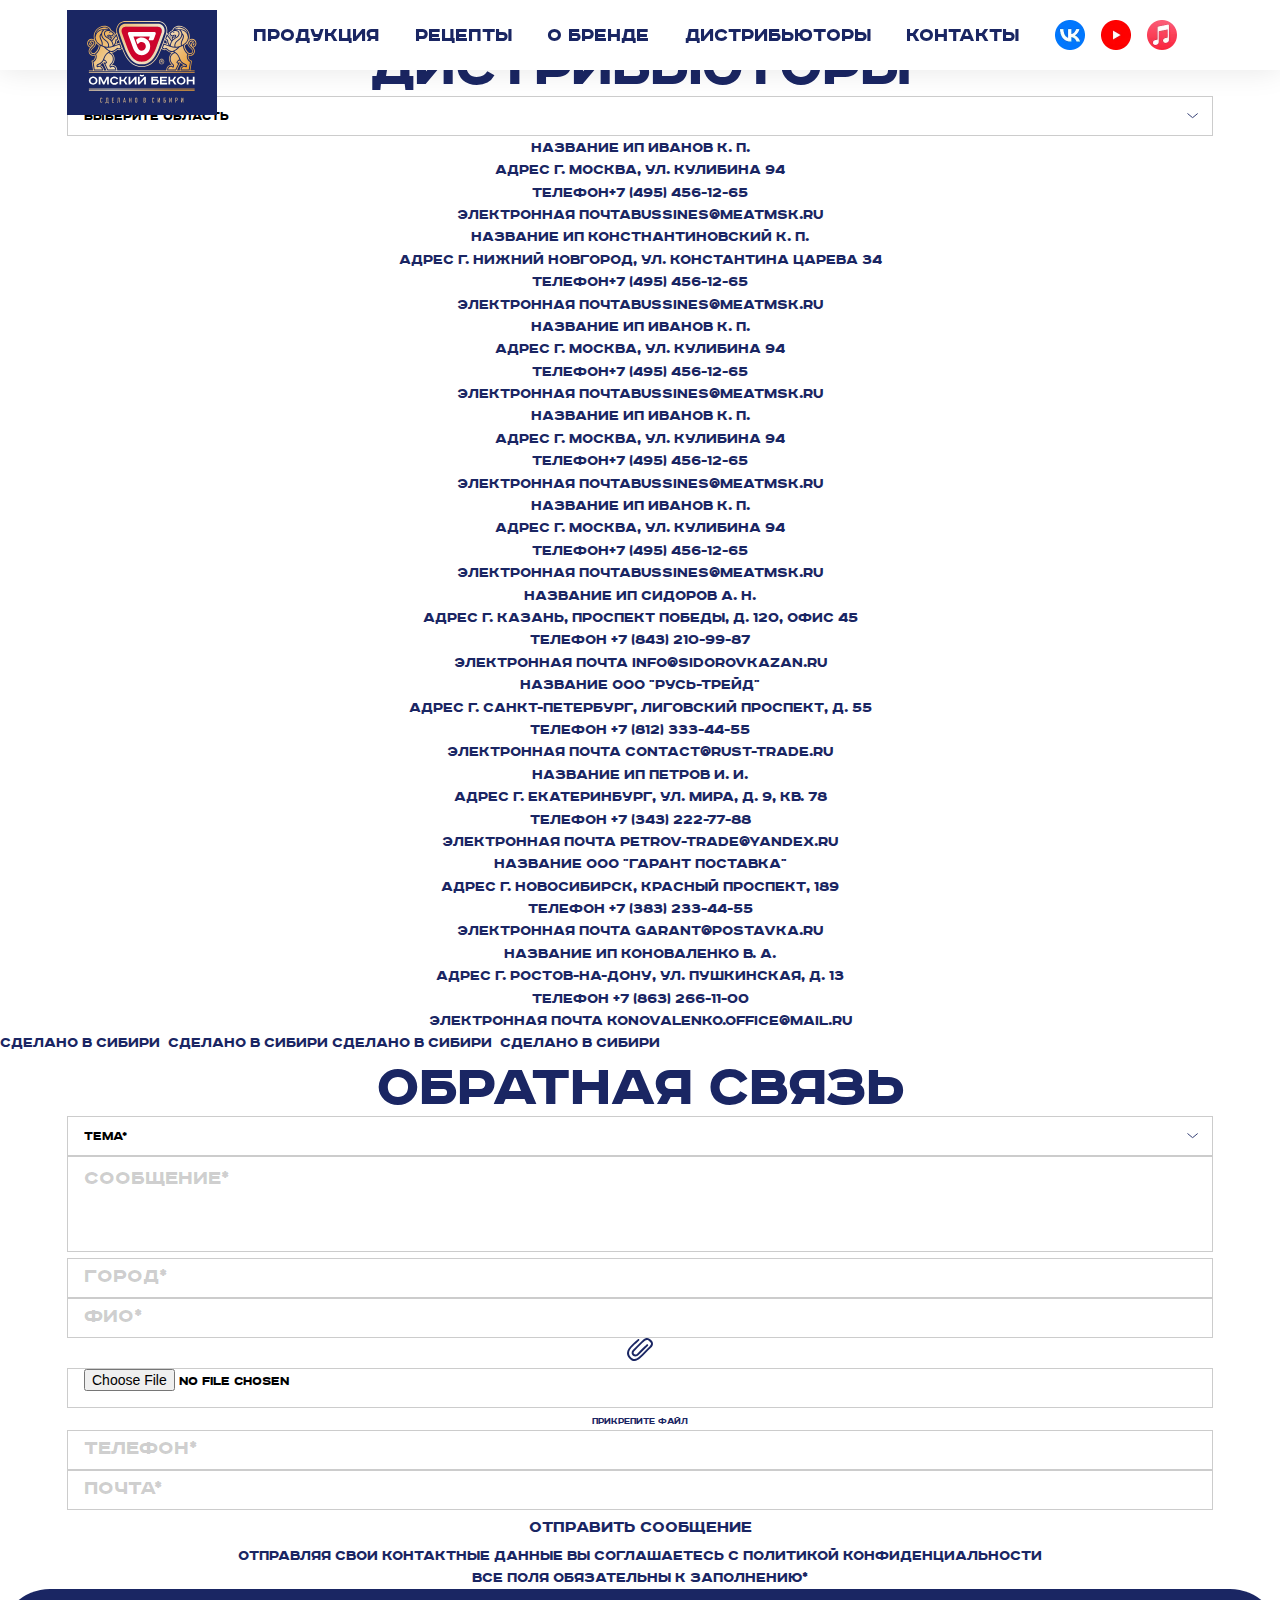
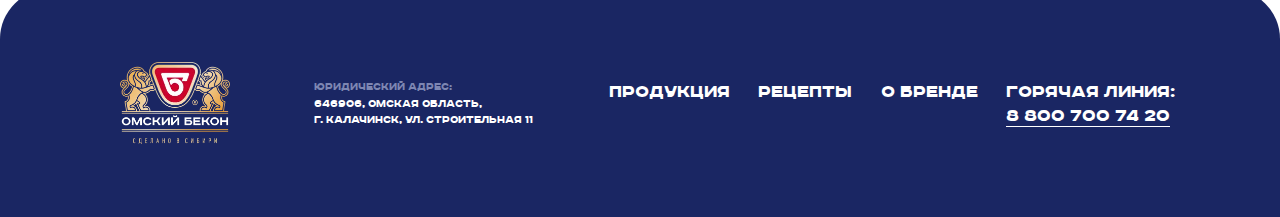
<file: distributors/index.html>
<!DOCTYPE html>
<html lang="ru">
  <head>
    <meta charset="utf-8" />
    <link rel="icon" type="image/x-icon" href="./../assets/img/favicon.ico" />
    <meta name="theme-color" content="#1A2663" />
    <meta name="description" content="Омский бекон" />
    <meta http-equiv="X-UA-Compatible" content="IE=edge" />
    <meta name="viewport" content="width=device-width, initial-scale=1.0" />
    <link rel="stylesheet" href="./../assets/css/styles.min.css" />
    <title>Дистрибьюторы</title>
  </head>
  <body class="body night">
    <!--PRELOADER-->
    <div class="preloader" data-preloader>
      <span>
        <img src="./../assets/img/favicon.svg" alt="" />
      </span>
    </div>

    <div class="fixed-button">
      <button class="button button--markets" data-popup-open="markets">Где купить</button>
    </div>

    <!--HEADER-->
    <header class="header">
      <div class="header__content">
        <div class="header__logo">
          <a href="./../" class="logo" aria-label="Омский бекон">
            <img src="./../assets/img/svg/logo.svg" alt="" width="80" height="66" loading="eager" />
          </a>
        </div>

        <nav class="navigation">
          <ul class="menu">
            <li><a href="./../catalog" class="menu__link">Продукция</a></li>
            <li><a href="./../recipes" class="menu__link">Рецепты</a></li>
            <li><a href="./../about" class="menu__link">О бренде</a></li>
            <li><a href="./../distributors" class="menu__link active">Дистрибьюторы</a></li>
            <li><a href="./../contacts" class="menu__link">Контакты</a></li>
            <li>
              <ul class="socials">
                <li>
                  <a href="https://vk.com/omskiy.bacon" target="_blank"> <img src="./../assets/img/socials/vk.webp" alt="" /> </a>
                </li>
                <li>
                  <a href="https://app.box.com/s/ecbi2021cj077xrbalwhabdpht4shzil" target="_blank">
                    <img src="./../assets/img/socials/youtube.webp" alt="" />
                  </a>
                </li>
                <li>
                  <a href="https://music.yandex.ru/artist/7525778" target="_blank"> <img src="./../assets/img/socials/vk_music.webp" alt="" /> </a>
                </li>
              </ul>
            </li>
          </ul>
        </nav>

        <button class="burger">
          <span>Меню бургер</span>
        </button>
      </div>
    </header>

    <main class="main">
      <!--РЕЦЕПТЫ-->
      <section class="section section--page">
        <div class="container">
          <div class="distributors">
            <h1 class="title">Дистрибьюторы</h1>

            <label class="label label--region">
              <select name="region" class="input input--select placeholder" required onchange="console.log(this.value)">
                <option value="" disabled selected hidden>Выберите область</option>
                <option value="Область 1">Область 1</option>
                <option value="Область 2">Область 2</option>
                <option value="Область 3">Область 3</option>
              </select>
              <span class="input-icon">
                <svg width="14" height="7"><use href="#select-arrow" /></svg>
              </span>
            </label>

            <ul class="distributors__list">
              <li>
                <p>
                  <span>Название</span>
                  <b>ИП ИВАНОВ К. П.</b>
                </p>
                <p>
                  <span>Адрес</span>
                  <b>г.&nbsp;Москва, ул.&nbsp;Кулибина&nbsp;94</b>
                </p>
                <p><span>Телефон</span><a href="tel:+74954561265">+7 (495) 456-12-65</a></p>
                <p><span>Электронная почта</span><a href="mailto:bussines@meatmsk.ru">bussines@meatmsk.ru</a></p>
              </li>
              <li>
                <p>
                  <span>Название</span>
                  <b>ИП&nbsp;Констнантиновский&nbsp;К.&nbsp;П.</b>
                </p>
                <p>
                  <span>Адрес</span>
                  <b>г. Нижний новгород, ул. Константина царева 34</b>
                </p>
                <p><span>Телефон</span><a href="tel:+74954561265">+7 (495) 456-12-65</a></p>
                <p><span>Электронная почта</span><a href="mailto:bussines@meatmsk.ru">bussines@meatmsk.ru</a></p>
              </li>
              <li>
                <p>
                  <span>Название</span>
                  <b>ИП ИВАНОВ К. П.</b>
                </p>
                <p>
                  <span>Адрес</span>
                  <b>г.&nbsp;Москва, ул.&nbsp;Кулибина&nbsp;94</b>
                </p>
                <p><span>Телефон</span><a href="tel:+74954561265">+7 (495) 456-12-65</a></p>
                <p><span>Электронная почта</span><a href="mailto:bussines@meatmsk.ru">bussines@meatmsk.ru</a></p>
              </li>
              <li>
                <p>
                  <span>Название</span>
                  <b>ИП ИВАНОВ К. П.</b>
                </p>
                <p>
                  <span>Адрес</span>
                  <b>г.&nbsp;Москва, ул.&nbsp;Кулибина&nbsp;94</b>
                </p>
                <p><span>Телефон</span><a href="tel:+74954561265">+7 (495) 456-12-65</a></p>
                <p><span>Электронная почта</span><a href="mailto:bussines@meatmsk.ru">bussines@meatmsk.ru</a></p>
              </li>
              <li>
                <p>
                  <span>Название</span>
                  <b>ИП ИВАНОВ К. П.</b>
                </p>
                <p>
                  <span>Адрес</span>
                  <b>г.&nbsp;Москва, ул.&nbsp;Кулибина&nbsp;94</b>
                </p>
                <p><span>Телефон</span><a href="tel:+74954561265">+7 (495) 456-12-65</a></p>
                <p><span>Электронная почта</span><a href="mailto:bussines@meatmsk.ru">bussines@meatmsk.ru</a></p>
              </li>

              <li>
                <p><span>Название</span> <b>ИП СИДОРОВ А. Н.</b></p>
                <p><span>Адрес</span> <b>г. Казань, проспект Победы, д. 120, офис 45</b></p>
                <p><span>Телефон</span> <a href="tel:+78432109987">+7 (843) 210-99-87</a></p>
                <p><span>Электронная почта</span> <a href="mailto:info@sidorovkazan.ru">info@sidorovkazan.ru</a></p>
              </li>

              <li>
                <p><span>Название</span> <b>ООО "Русь-Трейд"</b></p>
                <p><span>Адрес</span> <b>г. Санкт-Петербург, Лиговский проспект, д. 55</b></p>
                <p><span>Телефон</span> <a href="tel:+78123334455">+7 (812) 333-44-55</a></p>
                <p><span>Электронная почта</span> <a href="mailto:contact@rust-trade.ru">contact@rust-trade.ru</a></p>
              </li>

              <li>
                <p><span>Название</span> <b>ИП ПЕТРОВ И. И.</b></p>
                <p><span>Адрес</span> <b>г. Екатеринбург, ул. Мира, д. 9, кв. 78</b></p>
                <p><span>Телефон</span> <a href="tel:+73432227788">+7 (343) 222-77-88</a></p>
                <p><span>Электронная почта</span> <a href="mailto:petrov-trade@yandex.ru">petrov-trade@yandex.ru</a></p>
              </li>

              <li>
                <p><span>Название</span> <b>ООО "Гарант Поставка"</b></p>
                <p><span>Адрес</span> <b>г. Новосибирск, Красный проспект, 189</b></p>
                <p><span>Телефон</span> <a href="tel:+73832334455">+7 (383) 233-44-55</a></p>
                <p><span>Электронная почта</span> <a href="mailto:garant@postavka.ru">garant@postavka.ru</a></p>
              </li>

              <li>
                <p><span>Название</span> <b>ИП КОНОВАЛЕНКО В. А.</b></p>
                <p><span>Адрес</span> <b>г. Ростов-на-Дону, ул. Пушкинская, д. 13</b></p>
                <p><span>Телефон</span> <a href="tel:+78632661100">+7 (863) 266-11-00</a></p>
                <p><span>Электронная почта</span> <a href="mailto:konovalenko.office@mail.ru">konovalenko.office@mail.ru</a></p>
              </li>
            </ul>
          </div>
        </div>
      </section>

      <!--БЕГУЩАЯ СТРОКА-->
      <div class="marquee">
        <div class="marquee__inner">
          <span>СДЕЛАНО В СИБИРИ&nbsp;&nbsp;СДЕЛАНО В СИБИРИ</span>
          <span>СДЕЛАНО В СИБИРИ&nbsp;&nbsp;СДЕЛАНО В СИБИРИ</span>
        </div>
      </div>

      <!--ФОРМА ОБРАТНОЙ СВЯЗИ-->
      <section class="section section--callbcak">
        <div class="container">
          <h2 class="title title--h2">Обратная связь</h2>

          <script>
            // ОТПРАВКА ФОРМЫ КУДА ЛИБО
            const onCallbackFormSubmit = e => {
              e.preventDefault();
              popup.open('ok');
            };
          </script>

          <form action="#" enctype="multipart/form-data" class="form" novalidate onsubmit="onCallbackFormSubmit(event)">
            <label class="label">
              <select name="subject" class="input input--select placeholder" required>
                <option value="" disabled selected hidden>ТЕМА*</option>
                <option value="Тема 1">Тема 1</option>
                <option value="Тема 2">Тема 2</option>
                <option value="Тема 3">Тема 3</option>
              </select>
              <span class="input-icon">
                <svg width="14" height="7"><use href="#select-arrow" /></svg>
              </span>
            </label>
            <label class="label label--textarea">
              <textarea name="message" class="textarea" placeholder="Сообщение*" required></textarea>
            </label>
            <label class="label">
              <input type="text" name="city" class="input" placeholder="Город*" required />
            </label>
            <label class="label">
              <input type="text" name="name" class="input" placeholder="ФИО*" required />
            </label>
            <label class="label label--forFile">
              <svg width="26" height="23"><use href="#input-file" /></svg>
              <input type="file" name="file" class="input input--file" required />
              <span class="file-placeholder">ПРИКРЕПИТЕ ФАЙЛ</span>
            </label>
            <label class="label">
              <input type="tel" name="phone" class="input" placeholder="Телефон*" required />
            </label>
            <label class="label">
              <input type="email" name="email" class="input" placeholder="Почта*" required />
            </label>
            <div class="label">
              <button type="submit" class="button full">Отправить сообщение</button>
            </div>

            <span class="form__info">
              Отправляя свои контактные данные вы соглашаетесь с <a href="#" target="_blank">политикой конфиденциальности</a> <br />Все поля
              обязательны к заполнению*
            </span>
          </form>
        </div>
      </section>
    </main>

    <!--FOOTER-->
    <footer class="footer">
      <a href="./../" class="logo" aria-label="Омский бекон">
        <img src="./../assets/img/logo.webp" alt="" width="80" height="66" loading="eager" />
      </a>

      <address class="address">
        <span>Юридический адрес:</span>
        <a href="tel:88007007420">646906, Омская область, г.&nbsp;Калачинск, ул.&nbsp;Строительная 11</a>
      </address>

      <ul class="footer__menu">
        <li><a href="./../catalog">Продукция</a></li>
        <li><a href="./../recipes">Рецепты</a></li>
        <li><a href="./../about">О бренде</a></li>
        <li>
          <span>Горячая линия:&nbsp;</span><br />
          <a href="tel:88007007420">8 800 700 74 20</a>
        </li>
      </ul>
    </footer>

    <!--POPUPS-->
    <div class="backdrop" data-backdrop>
      <div class="popup" data-popup>
        <!--popup markets-->
        <div class="popup-content" id="markets">
          <button class="popup-close" data-popup-close></button>
          <h2 class="popup-title">Где купить</h2>
          <ul class="markets-list custom-scrollbar">
            <li>
              <a href=""><img src="./../assets/img/markets/omsk_becon.webp" alt="" target="_blank" /></a>
            </li>
            <li>
              <a href=""><img src="./../assets/img/markets/samokat.webp" alt="" target="_blank" /></a>
            </li>
            <li>
              <a href=""><img src="./../assets/img/markets/kuper.webp" alt="" target="_blank" /></a>
            </li>
            <li>
              <a href=""><img src="./../assets/img/markets/yandex_lavka.webp" alt="" target="_blank" /></a>
            </li>
            <li>
              <a href=""><img src="./../assets/img/markets/metro.webp" alt="" target="_blank" /></a>
            </li>
            <li>
              <a href=""><img src="./../assets/img/markets/lenta.webp" alt="" target="_blank" /></a>
            </li>
            <li>
              <a href=""><img src="./../assets/img/markets/okey.webp" alt="" target="_blank" /></a>
            </li>
            <li>
              <a href=""><img src="./../assets/img/markets/perekrestok.webp" alt="" target="_blank" /></a>
            </li>
            <li>
              <a href=""><img src="./../assets/img/markets/magnit.webp" alt="" target="_blank" /></a>
            </li>
            <li>
              <a href=""><img src="./../assets/img/markets/pyaterochka.webp" alt="" target="_blank" /></a>
            </li>
            <li>
              <a href=""><img src="./../assets/img/markets/yarche.webp" alt="" target="_blank" /></a>
            </li>
            <li>
              <a href=""><img src="./../assets/img/markets/spar.webp" alt="" target="_blank" /></a>
            </li>
            <li>
              <a href=""><img src="./../assets/img/markets/bistronom.webp" alt="" target="_blank" /></a>
            </li>
            <li>
              <a href=""><img src="./../assets/img/markets/monetka.webp" alt="" target="_blank" /></a>
            </li>
            <li>
              <a href=""><img src="./../assets/img/markets/begemag.webp" alt="" target="_blank" /></a>
            </li>
            <li>
              <a href=""><img src="./../assets/img/markets/anix.webp" alt="" target="_blank" /></a>
            </li>
            <li>
              <a href=""><img src="./../assets/img/markets/maria_ra.webp" alt="" target="_blank" /></a>
            </li>
            <li>
              <a href=""><img src="./../assets/img/markets/ashan.webp" alt="" target="_blank" /></a>
            </li>
          </ul>
        </div>

        <!--popup form send secsses-->
        <div class="popup-content" id="ok">
          <button class="popup-close" data-popup-close></button>
          <h2 class="popup-title">Сообщение отправлено</h2>
          <p class="popup-subtitle">Наш менеджер свяжется с&nbsp;Вами&nbsp;в&nbsp;ближайшее время</p>
          <button class="button small" data-popup-close>Закрыть</button>
        </div>
      </div>
    </div>

    <svg xmlns="http://www.w3.org/2000/svg" style="display: none">
      <symbol id="select-arrow" viewBox="0 0 23 14" preserveAspectRatio="none" fill="none">
        <path d="M1 1.25L11.5 11.75L22 1.25" stroke="currentColor" stroke-width="2" />
      </symbol>

      <symbol id="input-file" viewBox="0 0 26 23" preserveAspectRatio="none" fill="none">
        <path
          d="M5.12577 6.41053C6.98648 4.60412 8.95978 2.89392 10.8959 1.16425C11.8466 0.596099 12.8785 1.78396 12.1078 2.58808C8.44092 6.77365 -1.93168 12.4598 3.69223 18.9065C6.35386 21.9569 8.95166 21.4781 11.8164 19.0257C15.597 15.7885 18.9737 11.5812 22.7288 8.25933C23.4728 7.38075 24.3736 6.12073 23.9116 4.90881C23.7189 4.4048 21.9836 2.68659 21.4868 2.37617C19.2952 1.00503 17.0898 3.48384 15.5831 4.87445C12.6336 7.59724 9.8884 10.572 7.05497 13.4117C5.56686 15.5881 7.93947 17.564 9.94876 15.9237C12.5663 13.4712 15.0004 10.8206 17.6133 8.367C17.9813 8.02221 19.7317 6.32577 19.9697 6.22382C20.788 5.87216 21.6168 6.97296 21.0399 7.74043C17.8942 10.5766 15.0445 14.0176 11.8745 16.7943C10.1647 18.2914 8.15421 19.2948 6.06715 17.7072C4.13912 16.241 4.19136 13.627 5.77464 11.9203C9.25114 8.8481 12.3748 4.9489 15.8745 1.95578C19.1699 -0.863237 21.7862 -0.614669 24.6417 2.58579C26.7961 5.0016 26.1763 7.23184 24.2366 9.5205C20.5547 12.871 17.2035 16.8183 13.4995 20.1161C9.66901 23.5274 5.88608 24.3567 2.18207 20.1677C-2.43778 14.9409 1.10604 10.312 5.12461 6.41168L5.12577 6.41053Z"
          fill="currentColor"
        />
      </symbol>
    </svg>

    <script src="./../assets/js/forms.js" type="module"></script>
    <script src="./../assets/js/scripts.js" type="module"></script>
  </body>
</html>
</file>
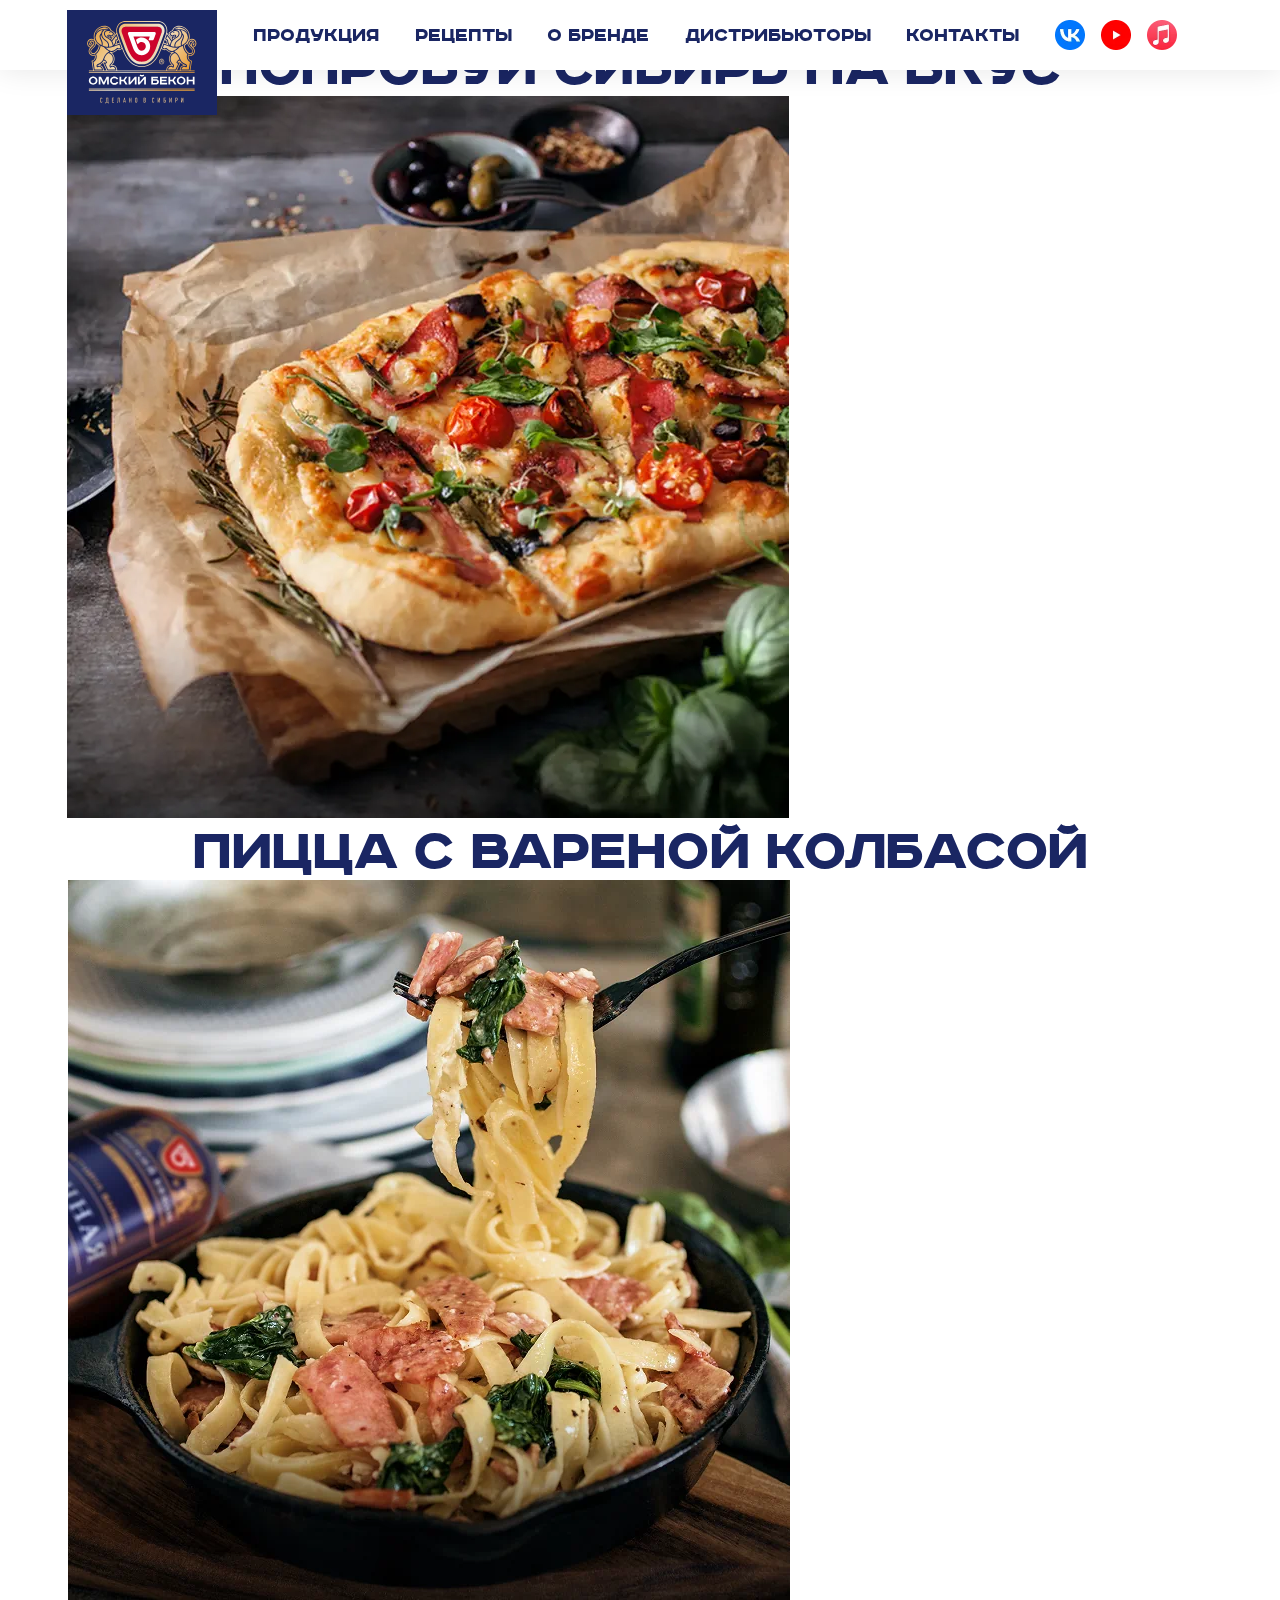
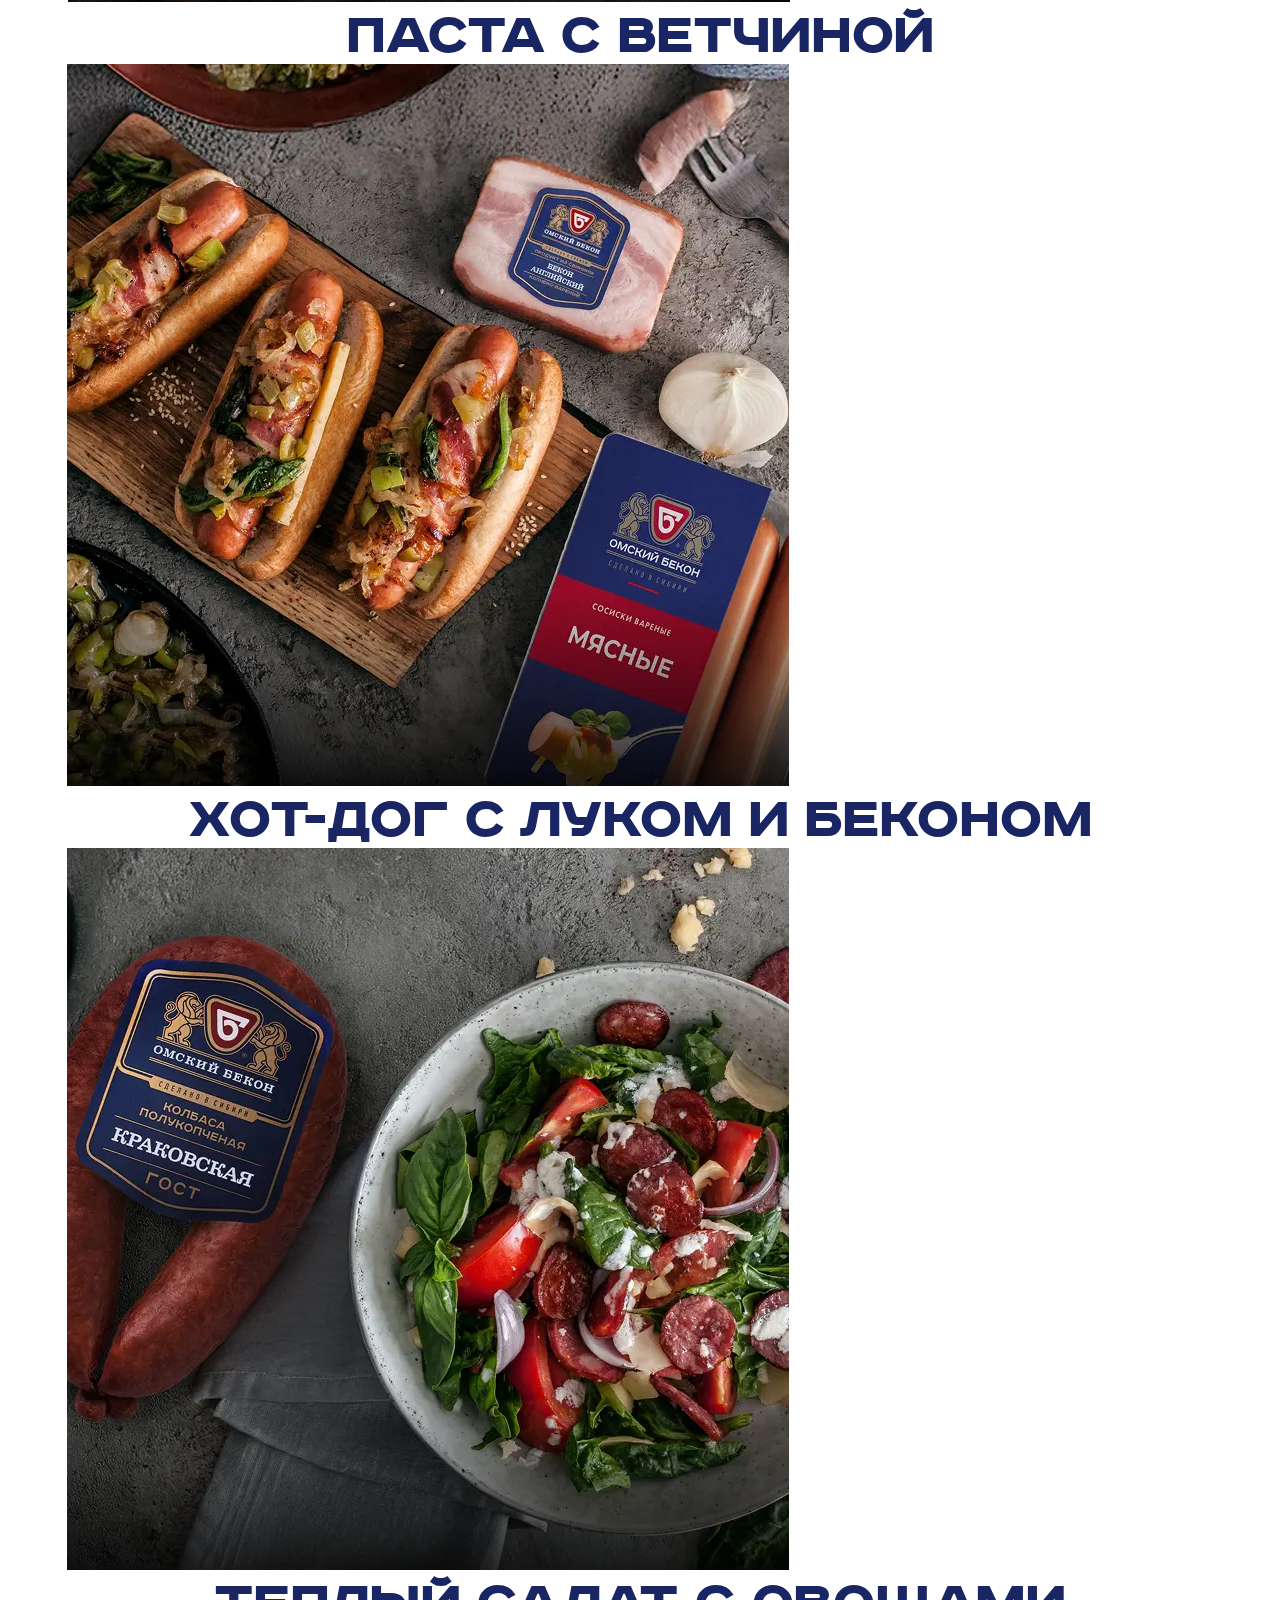
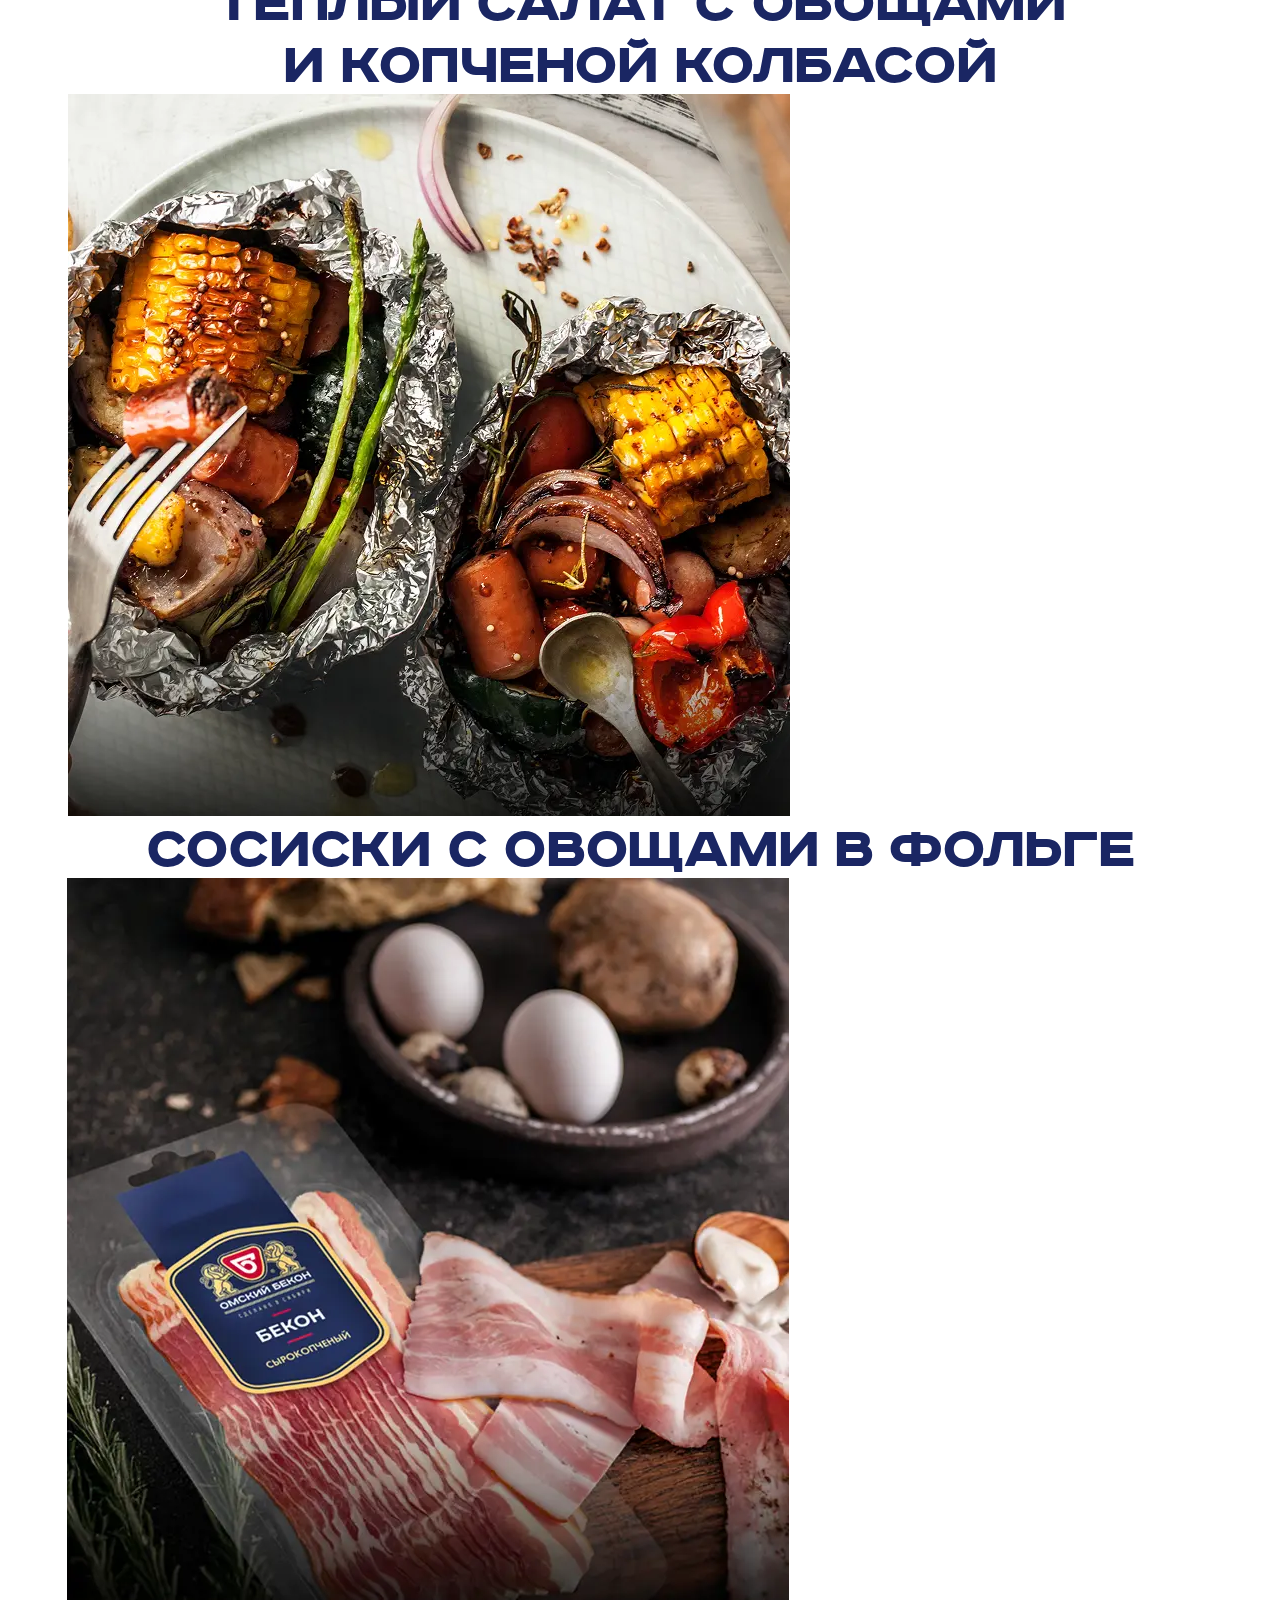
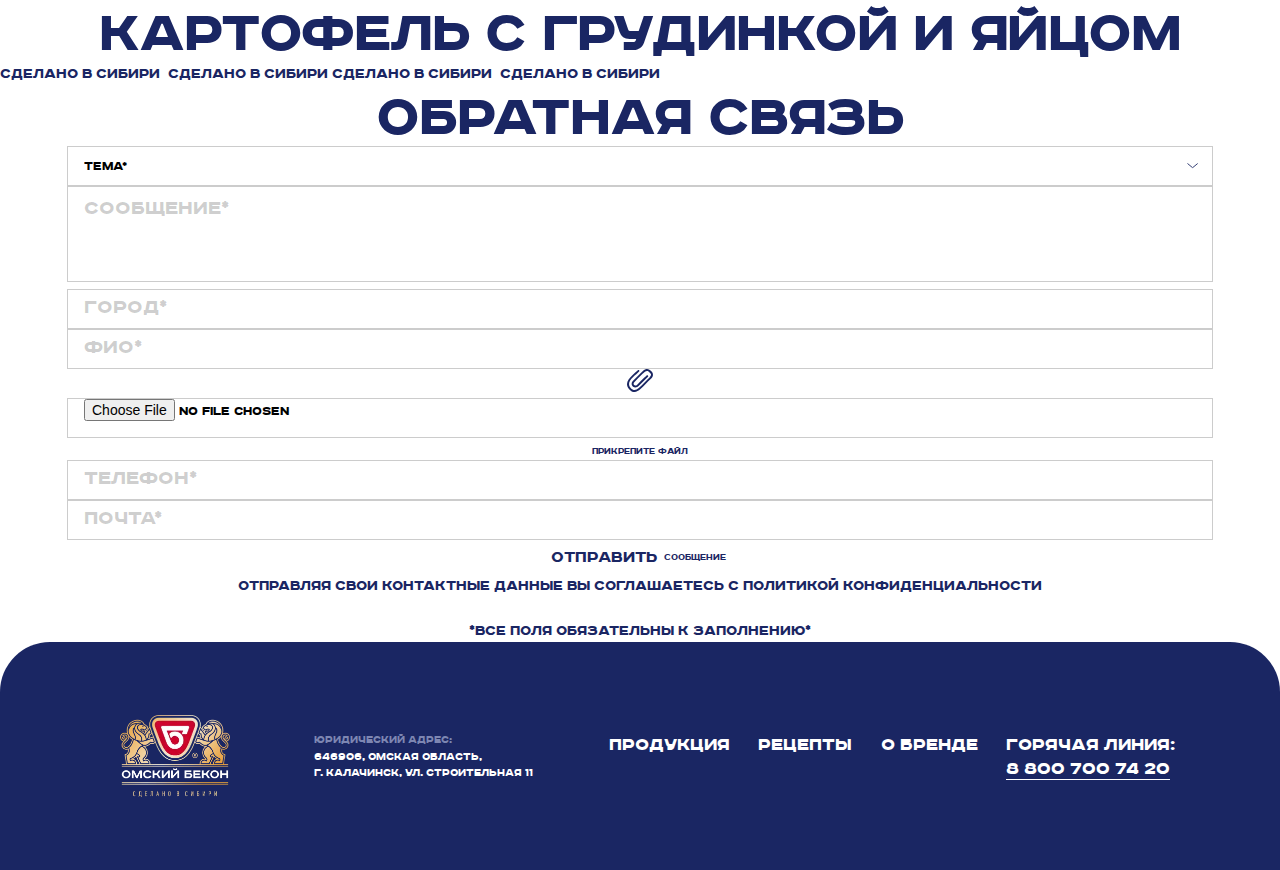
<file: recipes/index.html>
<!DOCTYPE html>
<html lang="ru">
  <head>
    <meta charset="utf-8" />
    <link rel="icon" type="image/x-icon" href="./../assets/img/favicon.ico" />
    <meta name="theme-color" content="#1A2663" />
    <meta name="description" content="Омский бекон" />
    <meta http-equiv="X-UA-Compatible" content="IE=edge" />
    <meta name="viewport" content="width=device-width, initial-scale=1.0" />
    <link rel="stylesheet" href="./../assets/css/styles.min.css" />
    <title>Рецепты</title>
  </head>
  <body class="body night">
    <!--PRELOADER-->
    <div class="preloader" data-preloader>
      <span>
        <img src="./../assets/img/favicon.svg" alt="Омский бекон" />
      </span>
    </div>

    <div class="fixed-button">
      <button class="button button--markets" data-popup-open="markets">Где купить</button>
    </div>

    <!--HEADER-->
    <header class="header">
      <div class="header__content">
        <div class="header__logo">
          <a href="./../" class="logo" aria-label="Омский бекон">
            <img src="./../assets/img/svg/logo.svg" alt="Омский бекон" width="80" height="66" loading="eager" />
          </a>
        </div>

        <nav class="navigation">
          <ul class="menu">
            <li><a href="./../catalog" class="menu__link">Продукция</a></li>
            <li><a href="./../recipes" class="menu__link active">Рецепты</a></li>
            <li><a href="./../about" class="menu__link">О бренде</a></li>
            <li><a href="./../distributors" class="menu__link">Дистрибьюторы</a></li>
            <li><a href="#footer" data-scrollto class="menu__link">Контакты</a></li>
            <li>
              <ul class="socials">
                <li>
                  <a href="https://vk.com/omskiy.bacon" target="_blank"> <img src="./../assets/img/socials/vk.webp" alt="Омский бекон" /> </a>
                </li>
                <li>
                  <a href="https://app.box.com/s/ecbi2021cj077xrbalwhabdpht4shzil" target="_blank">
                    <img src="./../assets/img/socials/youtube.webp" alt="Омский бекон" />
                  </a>
                </li>
                <li>
                  <a href="https://music.yandex.ru/artist/7525778" target="_blank">
                    <img src="./../assets/img/socials/vk_music.webp" alt="Омский бекон" />
                  </a>
                </li>
              </ul>
            </li>
          </ul>
        </nav>

        <button class="burger">
          <span>Меню бургер</span>
        </button>
      </div>
    </header>

    <main class="main">
      <!--РЕЦЕПТЫ-->
      <section class="section section--page">
        <div class="container">
          <h1 class="title">Попробуй сибирь&nbsp;на&nbsp;вкус</h1>

          <ul class="recipes grid grid--col3">
            <li>
              <a href="./../recipes/pizza-s-varenoy-kolbasoy" class="article-image medium-size">
                <img src="./../assets/img/recipes/1/thumbnail.webp" alt="Омский бекон" />
                <h3 class="title">пицца с&nbsp;вареной колбасой</h3>
              </a>
            </li>
            <li>
              <a href="./../recipes/pasta-s-vetchinoy" class="article-image medium-size">
                <img src="./../assets/img/recipes/2/thumbnail.webp" alt="Омский бекон" />
                <h3 class="title">Паста с&nbsp;ветчиной</h3>
              </a>
            </li>
            <li>
              <a href="./../recipes/hot-dog-s-lukom-i-bekonom" class="article-image medium-size">
                <img src="./../assets/img/recipes/3/thumbnail.webp" alt="Омский бекон" />
                <h3 class="title">Хот-Дог с&nbsp;луком и&nbsp;беконом</h3>
              </a>
            </li>
            <li>
              <a href="./../recipes/salat-s-ovoshami-i-kapchonoy-kolbasoy" class="article-image medium-size">
                <img src="./../assets/img/recipes/4/thumbnail.webp" alt="Омский бекон" />
                <h3 class="title">Теплый салат с&nbsp;овощами и&nbsp;копченой колбасой</h3>
              </a>
            </li>
            <li>
              <a href="./../recipes/sosiski-s-ovoshami-v-folge" class="article-image medium-size">
                <img src="./../assets/img/recipes/5/thumbnail.webp" alt="Омский бекон" />
                <h3 class="title">Сосиски с&nbsp;овощами в&nbsp;фольге</h3>
              </a>
            </li>
            <li>
              <a href="./../recipes/kartofel-s-grudinkoy-i-yaizom" class="article-image medium-size">
                <img src="./../assets/img/recipes/6/thumbnail.webp" alt="Омский бекон" />
                <h3 class="title">Картофель с&nbsp;грудинкой и&nbsp;яйцом</h3>
              </a>
            </li>
          </ul>
        </div>
      </section>

      <!--БЕГУЩАЯ СТРОКА-->
      <div class="marquee">
        <div class="marquee__inner">
          <span>СДЕЛАНО В СИБИРИ&nbsp;&nbsp;СДЕЛАНО В СИБИРИ</span>
          <span>СДЕЛАНО В СИБИРИ&nbsp;&nbsp;СДЕЛАНО В СИБИРИ</span>
        </div>
      </div>

      <!--ФОРМА ОБРАТНОЙ СВЯЗИ-->
      <section class="section section--callbcak">
        <div class="container">
          <h2 class="title title--h2">Обратная связь</h2>

          <script>
            // ОТПРАВКА ФОРМЫ КУДА ЛИБО
            const onCallbackFormSubmit = e => {
              e.preventDefault();
              popup.open('ok');
            };
          </script>

          <form action="#" enctype="multipart/form-data" class="form" novalidate onsubmit="onCallbackFormSubmit(event)">
            <label class="label">
              <select name="subject" class="input input--select placeholder" required>
                <option value="" disabled selected hidden>ТЕМА*</option>
                <option value="Тема 1">Тема 1</option>
                <option value="Тема 2">Тема 2</option>
                <option value="Тема 3">Тема 3</option>
              </select>
              <span class="input-icon">
                <svg width="14" height="7"><use href="#select-arrow" /></svg>
              </span>
            </label>
            <label class="label label--textarea">
              <textarea name="message" class="textarea" placeholder="Сообщение*" required></textarea>
            </label>
            <label class="label">
              <input type="text" name="city" class="input" placeholder="Город*" required />
            </label>
            <label class="label">
              <input type="text" name="name" class="input" placeholder="ФИО*" required />
            </label>
            <label class="label label--forFile">
              <svg width="26" height="23"><use href="#input-file" /></svg>
              <input type="file" name="file" class="input input--file" required />
              <span class="file-placeholder">ПРИКРЕПИТЕ ФАЙЛ</span>
            </label>
            <label class="label">
              <input type="tel" name="phone" class="input" placeholder="Телефон*" required />
            </label>
            <label class="label">
              <input type="email" name="email" class="input" placeholder="Почта*" required />
            </label>
            <div class="label label--forButton">
              <button type="submit" class="button full">Отправить <span class="only-in-desctop">&nbsp;сообщение</span></button>
            </div>

            <span class="form__info">
              Отправляя свои контактные данные вы соглашаетесь с&nbsp;<a href="./../assets/pdf/policy.pdf" target="_blank"
                >политикой конфиденциальности</a
              >
              <br />
              <br class="show_in_tablet" />
              *Все поля обязательны к заполнению*
            </span>
          </form>
        </div>
      </section>
    </main>

    <!--FOOTER-->
    <footer class="footer" id="footer">
      <a href="./../" class="logo" aria-label="Омский бекон">
        <img src="./../assets/img/logo.webp" alt="Омский бекон" width="80" height="66" loading="eager" />
      </a>

      <address class="address">
        <span>Юридический адрес:</span>
        <a href="tel:88007007420">646906, Омская область, г.&nbsp;Калачинск, ул.&nbsp;Строительная 11</a>
      </address>

      <ul class="footer__menu">
        <li><a href="./../catalog">Продукция</a></li>
        <li><a href="./../recipes">Рецепты</a></li>
        <li><a href="./../about">О бренде</a></li>
        <li>
          <span>Горячая линия:&nbsp;</span><br />
          <a href="tel:88007007420">8 800 700 74 20</a>
        </li>
      </ul>
    </footer>

    <!--POPUPS-->
    <div class="backdrop" data-backdrop>
      <div class="popup" data-popup>
        <!--popup markets-->
        <div class="popup-content" id="markets">
          <button class="popup-close" data-popup-close></button>
          <h2 class="popup-title">Где купить</h2>
          <ul class="markets-list custom-scrollbar">
            <li>
              <a href="./../contacts" target="_blank"><img src="./../assets/img/markets/omsk_becon.webp" alt="Омский бекон" /></a>
            </li>
            <li>
              <a href="https://samokat.ru/" target="_blank"><img src="./../assets/img/markets/samokat.webp" alt="Омский бекон" /></a>
            </li>
            <li>
              <a href="https://kuper.ru/" target="_blank"><img src="./../assets/img/markets/kuper.webp" alt="Омский бекон" /></a>
            </li>
            <li>
              <a href="https://lavka.yandex.ru/" target="_blank"><img src="./../assets/img/markets/yandex_lavka.webp" alt="Омский бекон" /></a>
            </li>
            <li>
              <a href="https://www.metro-cc.ru/" target="_blank"><img src="./../assets/img/markets/metro.webp" alt="Омский бекон" /></a>
            </li>
            <li>
              <a href="https://lenta.com/" target="_blank"><img src="./../assets/img/markets/lenta.webp" alt="Омский бекон" /></a>
            </li>
            <li>
              <a href="https://www.okmarket.ru/" target="_blank"><img src="./../assets/img/markets/okey.webp" alt="Омский бекон" /></a>
            </li>
            <li>
              <a href="https://www.perekrestok.ru/" target="_blank"><img src="./../assets/img/markets/perekrestok.webp" alt="Омский бекон" /></a>
            </li>
            <li>
              <a href="https://magnit.ru/" target="_blank"><img src="./../assets/img/markets/magnit.webp" alt="Омский бекон" /></a>
            </li>
            <li>
              <a href="https://5ka.ru/" target="_blank"><img src="./../assets/img/markets/pyaterochka.webp" alt="Омский бекон" /></a>
            </li>
            <li>
              <a href="https://xn--e1avv4a.xn--p1ai/" target="_blank"><img src="./../assets/img/markets/yarche.webp" alt="Омский бекон" /></a>
            </li>
            <li>
              <a href="https://sparomsk.ru/" target="_blank"><img src="./../assets/img/markets/spar.webp" alt="Омский бекон" /></a>
            </li>
            <li>
              <a href="https://bystronom.ru/" target="_blank"><img src="./../assets/img/markets/bistronom.webp" alt="Омский бекон" /></a>
            </li>
            <li>
              <a href="https://monetka.ru/" target="_blank"><img src="./../assets/img/markets/monetka.webp" alt="Омский бекон" /></a>
            </li>
            <li>
              <a href="https://www.begemag.ru/" target="_blank"><img src="./../assets/img/markets/begemag.webp" alt="Омский бекон" /></a>
            </li>
            <li>
              <a href="https://www.anixtd.ru/" target="_blank"><img src="./../assets/img/markets/anix.webp" alt="Омский бекон" /></a>
            </li>
            <li>
              <a href="https://www.maria-ra.ru/" target="_blank"><img src="./../assets/img/markets/maria_ra.webp" alt="Омский бекон" /></a>
            </li>
            <li>
              <a href="https://www.auchan.ru/" target="_blank"><img src="./../assets/img/markets/ashan.webp" alt="Омский бекон" /></a>
            </li>
          </ul>
        </div>

        <!--popup form send secsses-->
        <div class="popup-content" id="ok">
          <button class="popup-close" data-popup-close></button>
          <h2 class="popup-title">Сообщение отправлено</h2>
          <p class="popup-subtitle">Наш менеджер свяжется с&nbsp;Вами&nbsp;в&nbsp;ближайшее время</p>
          <button class="button small" data-popup-close>Закрыть</button>
        </div>
      </div>
    </div>

    <svg xmlns="http://www.w3.org/2000/svg" style="display: none">
      <symbol id="select-arrow" viewBox="0 0 23 14" preserveAspectRatio="none" fill="none">
        <path d="M1 1.25L11.5 11.75L22 1.25" stroke="currentColor" stroke-width="2" />
      </symbol>

      <symbol id="input-file" viewBox="0 0 26 23" preserveAspectRatio="none" fill="none">
        <path
          d="M5.12577 6.41053C6.98648 4.60412 8.95978 2.89392 10.8959 1.16425C11.8466 0.596099 12.8785 1.78396 12.1078 2.58808C8.44092 6.77365 -1.93168 12.4598 3.69223 18.9065C6.35386 21.9569 8.95166 21.4781 11.8164 19.0257C15.597 15.7885 18.9737 11.5812 22.7288 8.25933C23.4728 7.38075 24.3736 6.12073 23.9116 4.90881C23.7189 4.4048 21.9836 2.68659 21.4868 2.37617C19.2952 1.00503 17.0898 3.48384 15.5831 4.87445C12.6336 7.59724 9.8884 10.572 7.05497 13.4117C5.56686 15.5881 7.93947 17.564 9.94876 15.9237C12.5663 13.4712 15.0004 10.8206 17.6133 8.367C17.9813 8.02221 19.7317 6.32577 19.9697 6.22382C20.788 5.87216 21.6168 6.97296 21.0399 7.74043C17.8942 10.5766 15.0445 14.0176 11.8745 16.7943C10.1647 18.2914 8.15421 19.2948 6.06715 17.7072C4.13912 16.241 4.19136 13.627 5.77464 11.9203C9.25114 8.8481 12.3748 4.9489 15.8745 1.95578C19.1699 -0.863237 21.7862 -0.614669 24.6417 2.58579C26.7961 5.0016 26.1763 7.23184 24.2366 9.5205C20.5547 12.871 17.2035 16.8183 13.4995 20.1161C9.66901 23.5274 5.88608 24.3567 2.18207 20.1677C-2.43778 14.9409 1.10604 10.312 5.12461 6.41168L5.12577 6.41053Z"
          fill="currentColor"
        />
      </symbol>
    </svg>

    <script src="./../assets/js/forms.js" type="module"></script>
    <script src="./../assets/js/scripts.js" type="module"></script>
  </body>
</html>
</file>
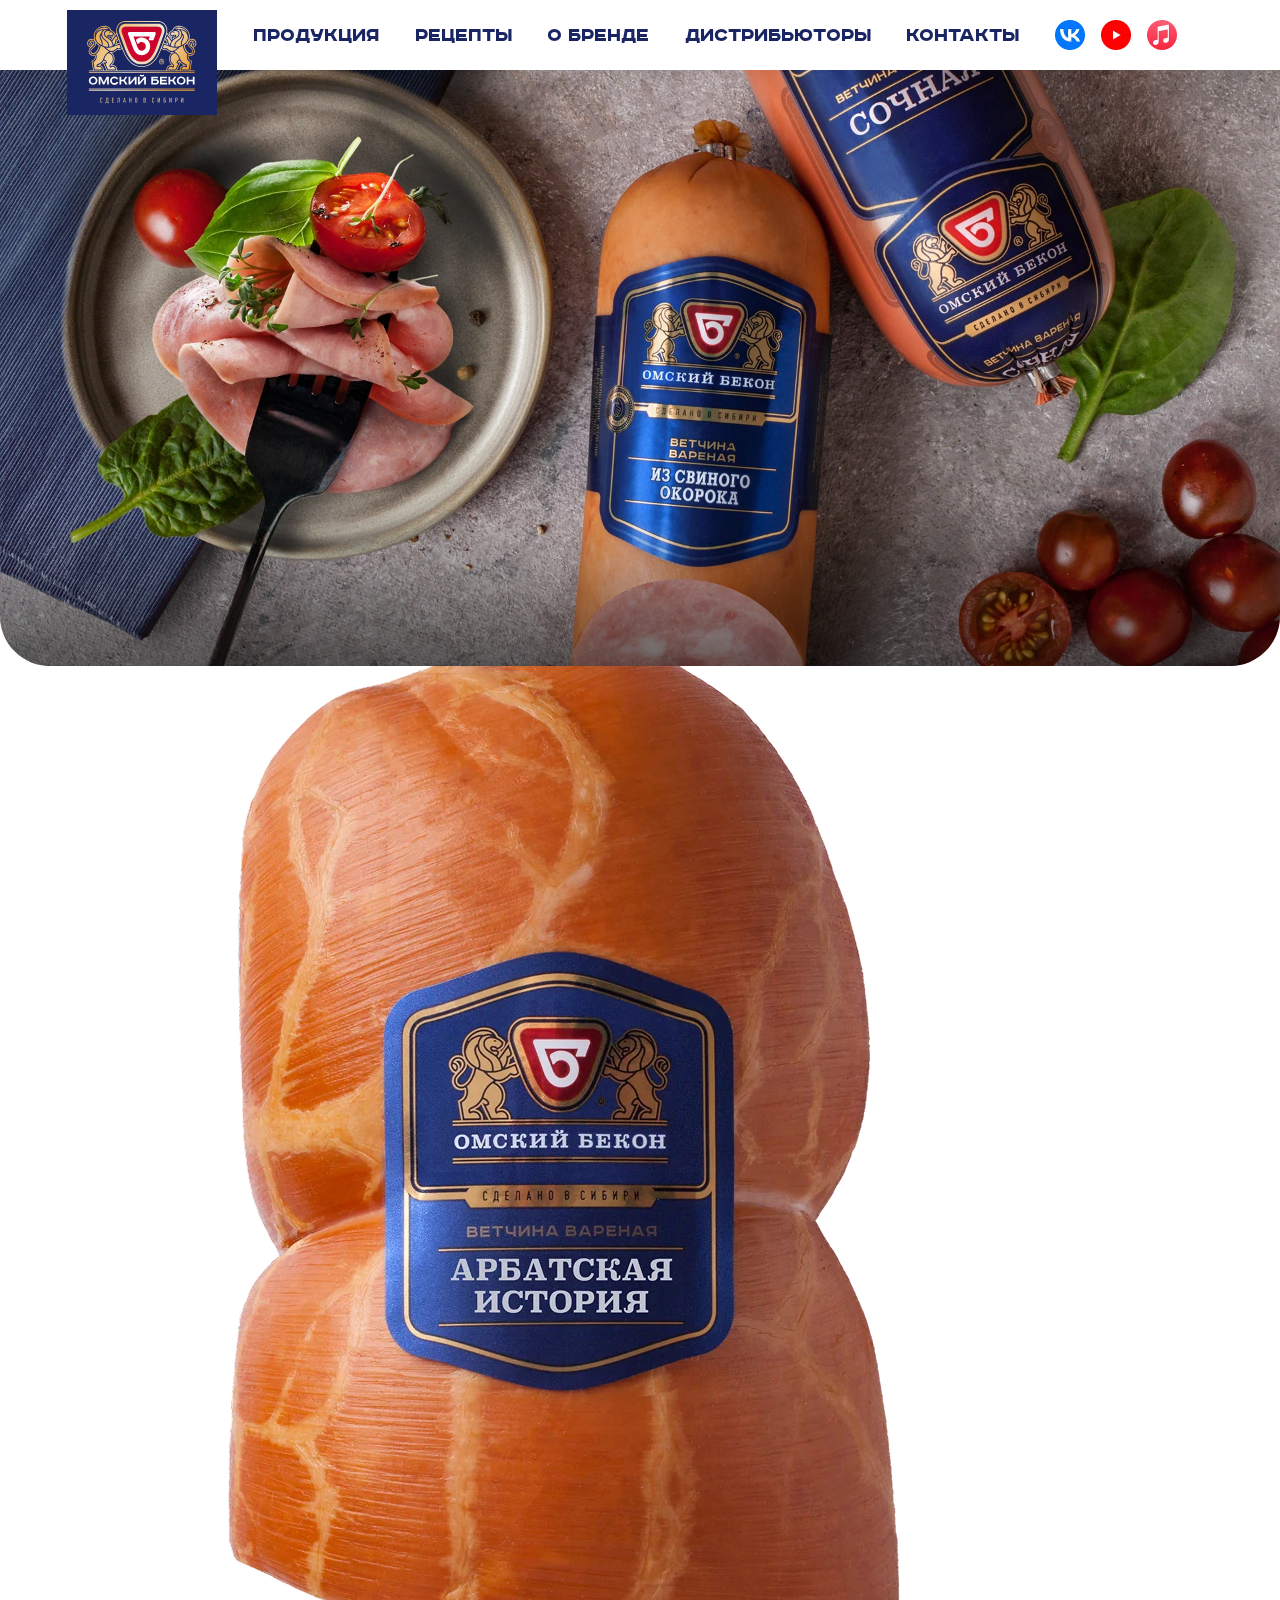
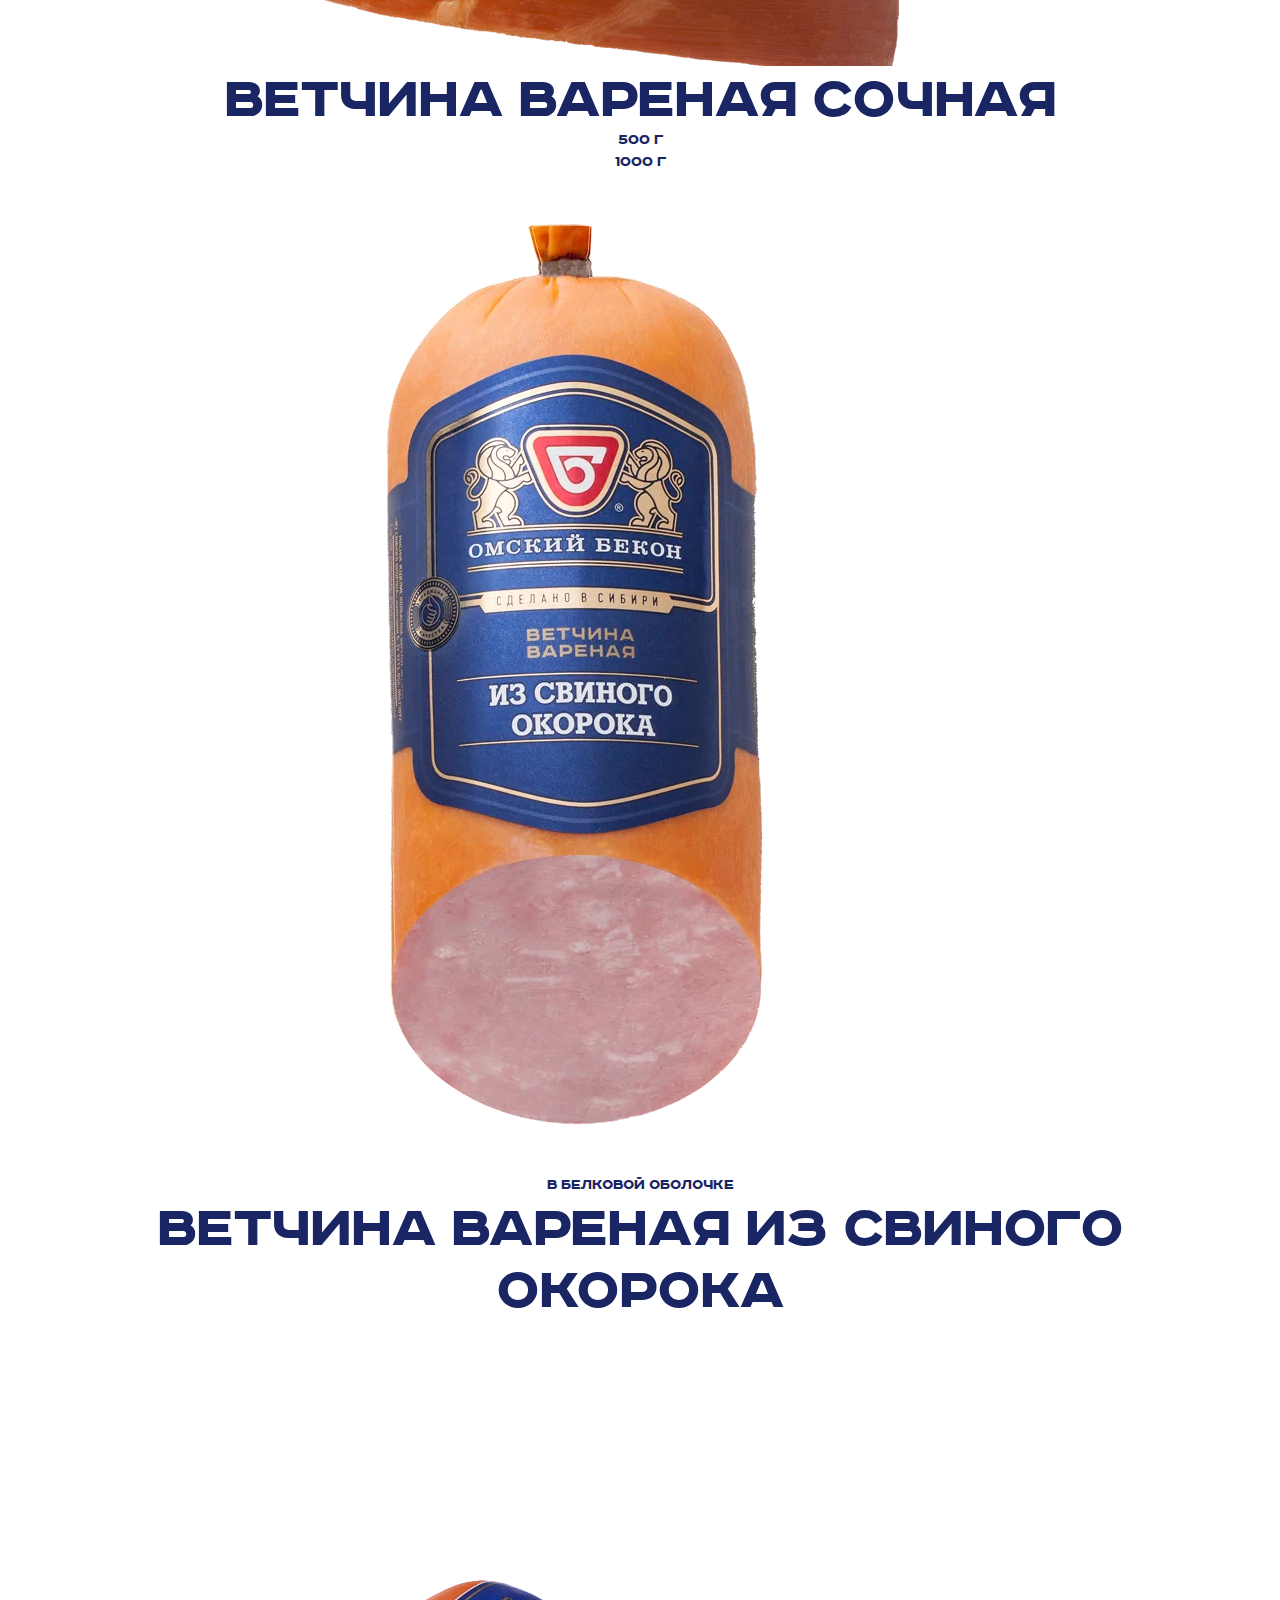
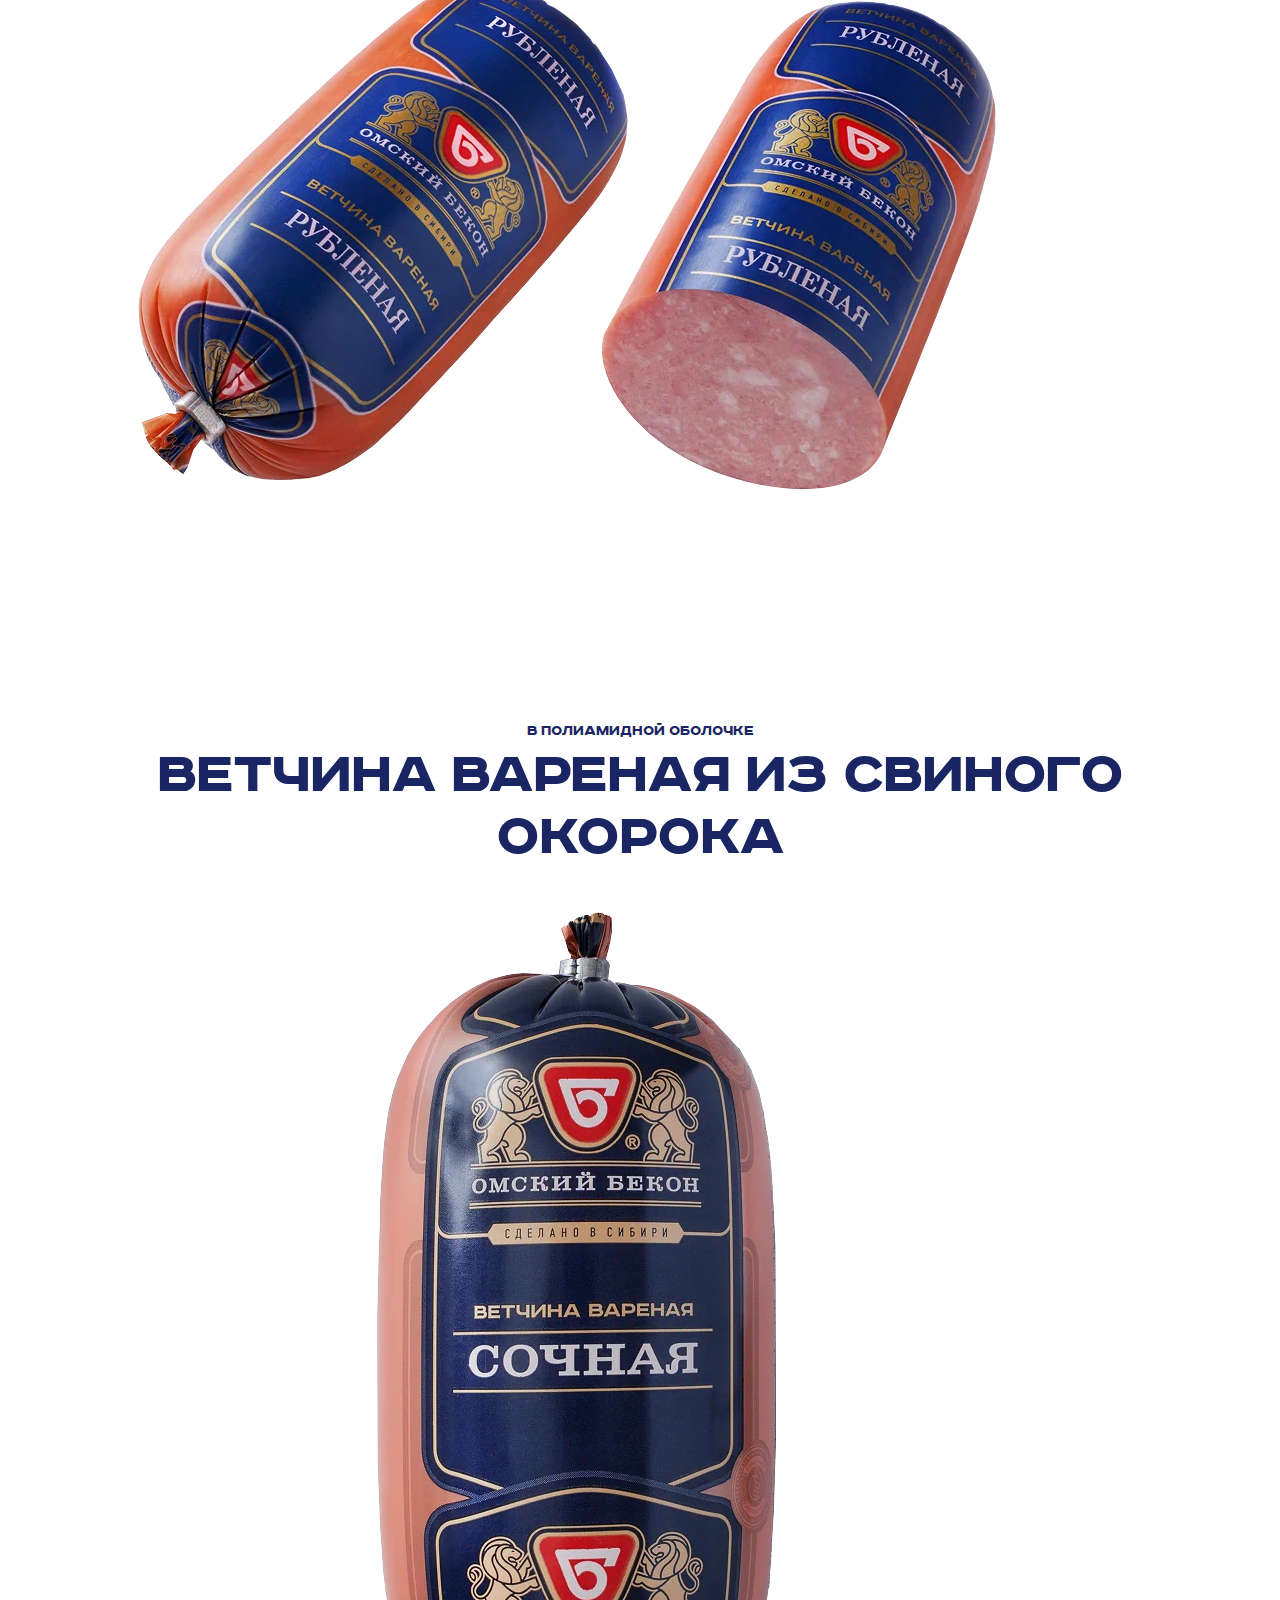
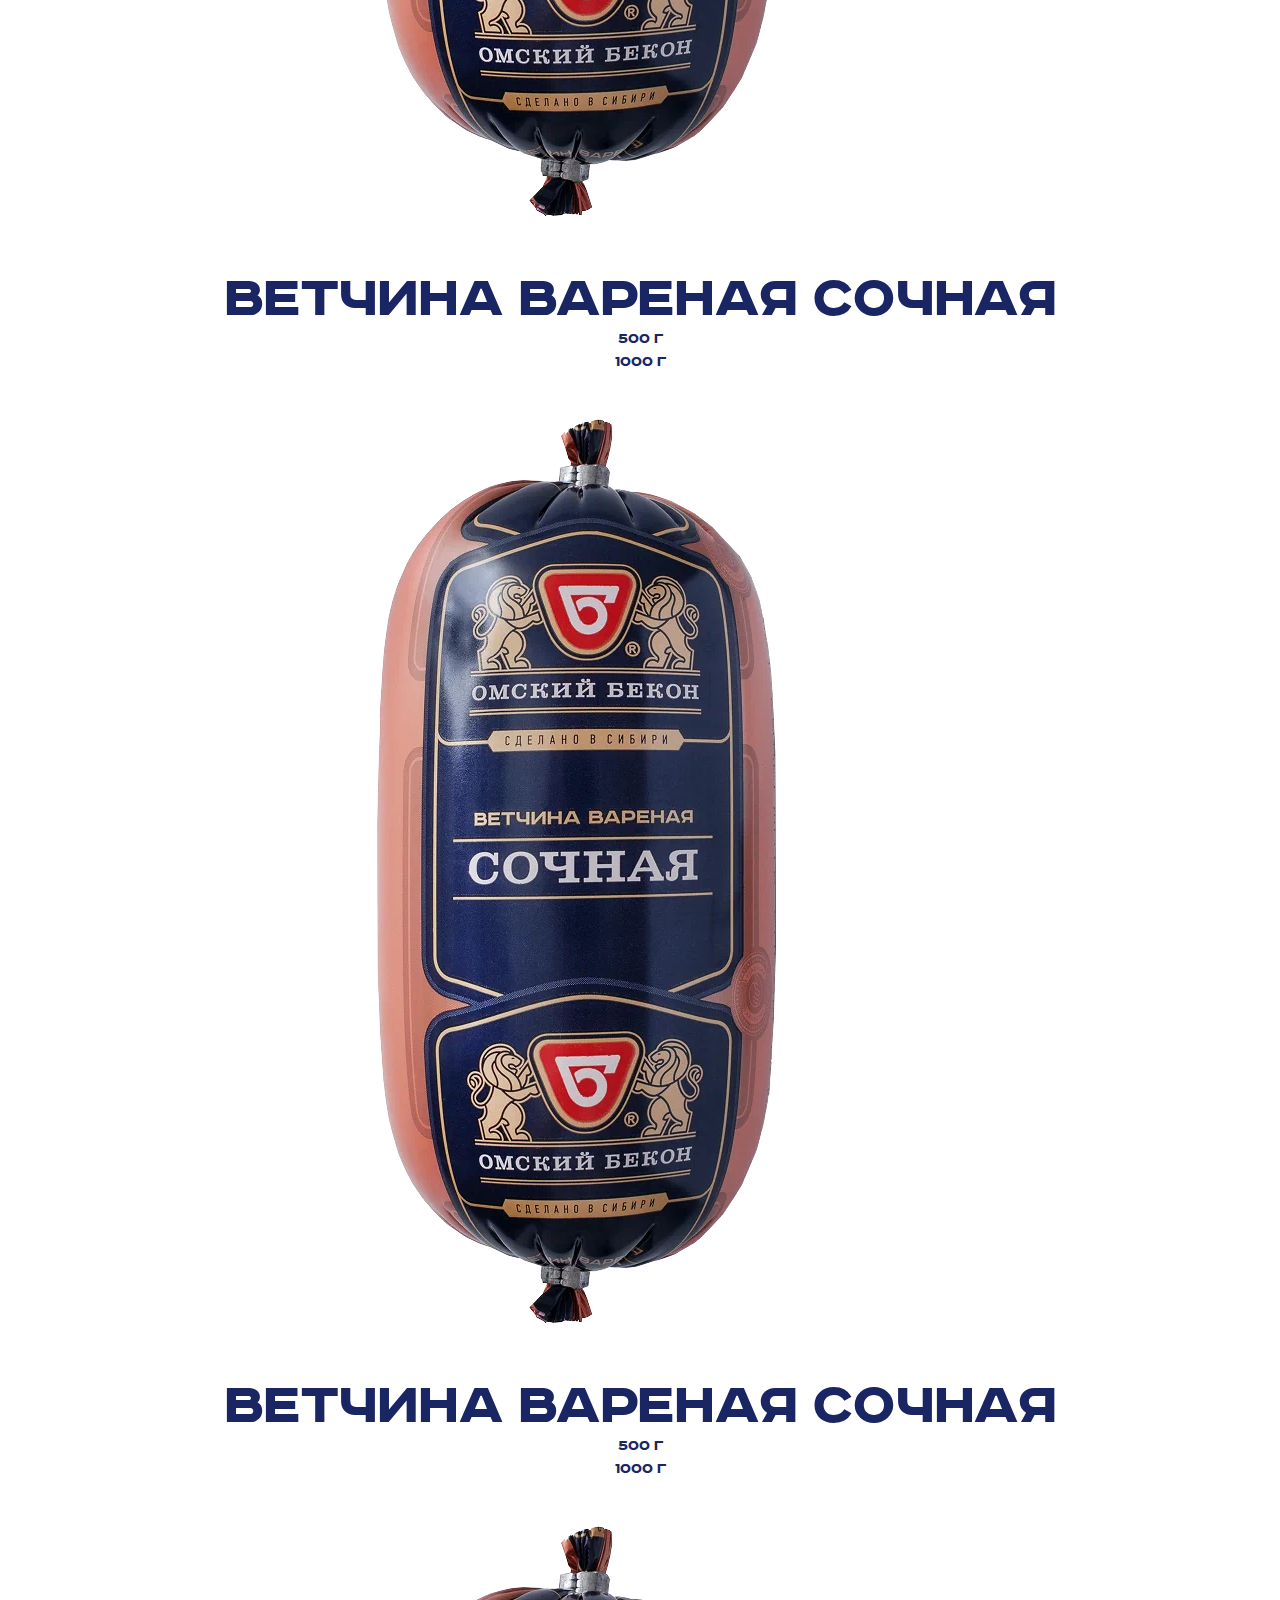
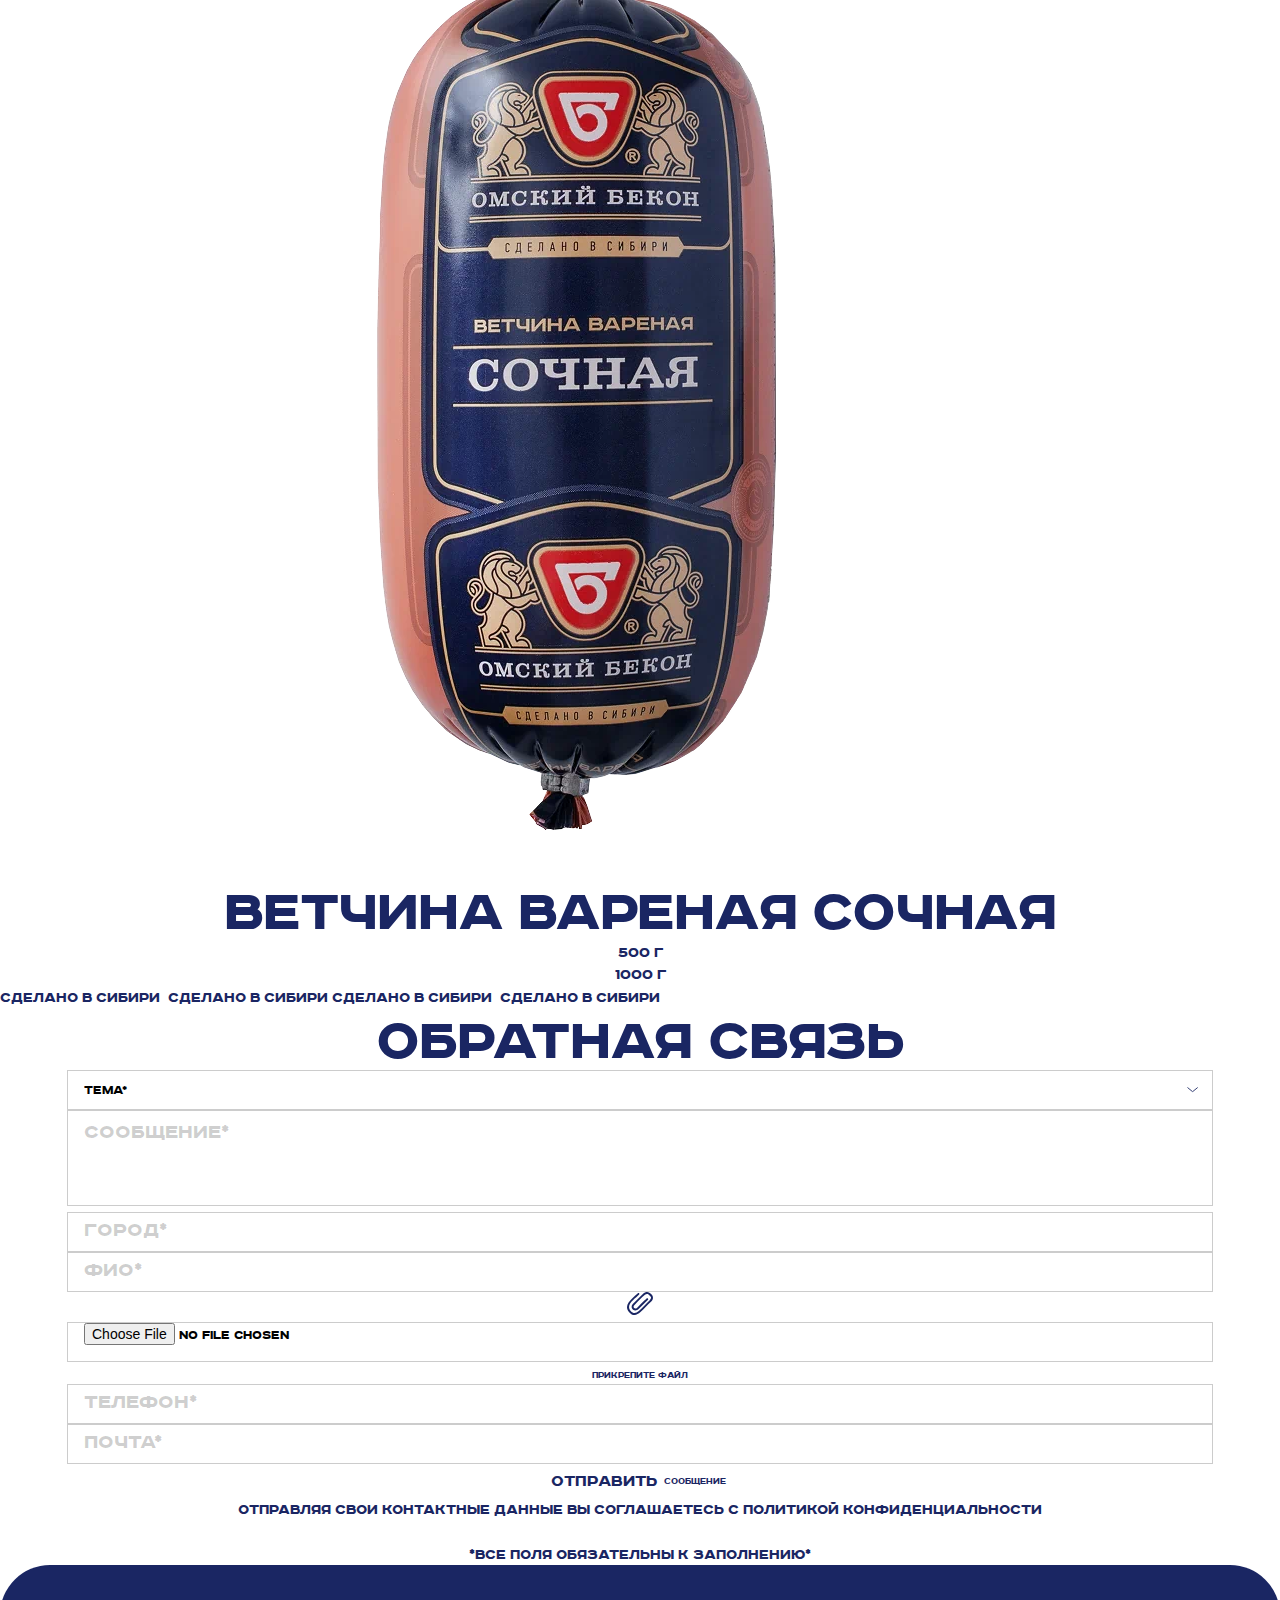
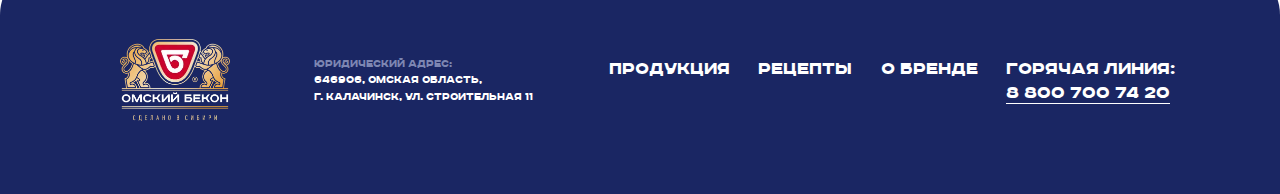
<file: catalog/category/index.html>
<!DOCTYPE html>
<html lang="ru">
  <head>
    <meta charset="utf-8" />
    <link rel="icon" type="image/x-icon" href="./../../assets/img/favicon.ico" />
    <meta name="theme-color" content="#1A2663" />
    <meta name="description" content="Омский бекон" />
    <meta http-equiv="X-UA-Compatible" content="IE=edge" />
    <meta name="viewport" content="width=device-width, initial-scale=1.0" />
    <link rel="stylesheet" href="./../../assets/css/styles.min.css" />
    <title>Ветчины</title>
  </head>
  <body class="body night">
    <!--PRELOADER-->
    <div class="preloader" data-preloader>
      <span>
        <img src="./../../assets/img/favicon.svg" alt="Омский бекон" />
      </span>
    </div>

    <div class="fixed-button">
      <button class="button button--markets" data-popup-open="markets">Где купить</button>
    </div>

    <!--HEADER-->
    <header class="header">
      <div class="header__content">
        <div class="header__logo">
          <a href="./../../" class="logo" aria-label="Омский бекон">
            <img src="./../../assets/img/svg/logo.svg" alt="Омский бекон" width="80" height="66" loading="eager" />
          </a>
        </div>

        <nav class="navigation">
          <ul class="menu">
            <li><a href="./../../catalog" class="menu__link active">Продукция</a></li>
            <li><a href="./../../recipes" class="menu__link">Рецепты</a></li>
            <li><a href="./../../about" class="menu__link">О бренде</a></li>
            <li><a href="./../../distributors" class="menu__link">Дистрибьюторы</a></li>
            <li><a href="./../../contacts" class="menu__link">Контакты</a></li>
            <li>
              <ul class="socials">
                <li>
                  <a href="https://vk.com/omskiy.bacon" target="_blank"> <img src="./../../assets/img/socials/vk.webp" alt="Омский бекон" /> </a>
                </li>
                <li>
                  <a href="https://app.box.com/s/ecbi2021cj077xrbalwhabdpht4shzil" target="_blank">
                    <img src="./../../assets/img/socials/youtube.webp" alt="Омский бекон" />
                  </a>
                </li>
                <li>
                  <a href="https://music.yandex.ru/artist/7525778" target="_blank">
                    <img src="./../../assets/img/socials/vk_music.webp" alt="Омский бекон" />
                  </a>
                </li>
              </ul>
            </li>
          </ul>
        </nav>

        <button class="burger">
          <span>Меню бургер</span>
        </button>
      </div>
    </header>

    <main class="main">
      <!--ГЕРОЙ-->
      <section class="section section--hero auto">
        <div class="hero-image">
          <img src="./../../assets/img/categories/hero7.webp" alt="Омский бекон" />
        </div>
        <div class="container">
          <nav>
            <ul class="breadcrumbs">
              <li><a href="./../">продукция</a></li>
              <li>Ветчины</li>
            </ul>
          </nav>

          <h1 class="title">Ветчины</h1>
        </div>
      </section>

      <section class="section section--products">
        <div class="container">
          <ul class="grid grid--col4">
            <li class="swiper-slide">
              <article class="article">
                <a href="./product" class="article-image blue-gradient">
                  <div class="spinner"></div>
                  <img src="./../../assets/img/products/vetchini/99.webp" alt="Омский бекон" />
                </a>
                <h3 class="title title--h3">Ветчина вареная сочная</h3>
                <ul class="params">
                  <li>500 г</li>
                  <li>1000 г</li>
                </ul>
              </article>
            </li>
            <li class="swiper-slide">
              <article class="article">
                <a href="./product" class="article-image blue-gradient">
                  <div class="spinner"></div>
                  <img src="./../../assets/img/products/vetchini/100.webp" alt="Омский бекон" />
                  <ul class="tags">
                    <li>в белковой оболочке</li>
                  </ul>
                </a>
                <h3 class="title title--h3">Ветчина вареная из&nbsp;свиного окорока</h3>
              </article>
            </li>
            <li class="swiper-slide">
              <article class="article">
                <a href="./product" class="article-image blue-gradient">
                  <div class="spinner"></div>
                  <img src="./../../assets/img/products/vetchini/101.webp" alt="Омский бекон" />
                  <ul class="tags">
                    <li>в полиамидной оболочке</li>
                  </ul>
                </a>
                <h3 class="title title--h3">Ветчина вареная из&nbsp;свиного окорока</h3>
              </article>
            </li>
            <li class="swiper-slide">
              <article class="article">
                <a href="./product" class="article-image blue-gradient">
                  <div class="spinner"></div>
                  <img src="./../../assets/img/products/vetchini/102.webp" alt="Омский бекон" />
                </a>
                <h3 class="title title--h3">Ветчина вареная сочная</h3>
                <ul class="params">
                  <li>500 г</li>
                  <li>1000 г</li>
                </ul>
              </article>
            </li>
            <li class="swiper-slide">
              <article class="article">
                <a href="./product" class="article-image blue-gradient">
                  <div class="spinner"></div>
                  <img src="./../../assets/img/products/vetchini/102.webp" alt="Омский бекон" />
                </a>
                <h3 class="title title--h3">Ветчина вареная сочная</h3>
                <ul class="params">
                  <li>500 г</li>
                  <li>1000 г</li>
                </ul>
              </article>
            </li>
            <li class="swiper-slide">
              <article class="article">
                <a href="./product" class="article-image blue-gradient">
                  <div class="spinner"></div>
                  <img src="./../../assets/img/products/vetchini/102.webp" alt="Омский бекон" />
                </a>
                <h3 class="title title--h3">Ветчина вареная сочная</h3>
                <ul class="params">
                  <li>500 г</li>
                  <li>1000 г</li>
                </ul>
              </article>
            </li>
          </ul>
        </div>
      </section>

      <!--БЕГУЩАЯ СТРОКА-->
      <div class="marquee">
        <div class="marquee__inner">
          <span>СДЕЛАНО В СИБИРИ&nbsp;&nbsp;СДЕЛАНО В СИБИРИ</span>
          <span>СДЕЛАНО В СИБИРИ&nbsp;&nbsp;СДЕЛАНО В СИБИРИ</span>
        </div>
      </div>

      <!--ФОРМА ОБРАТНОЙ СВЯЗИ-->
      <section class="section section--callbcak">
        <div class="container">
          <h2 class="title title--h2">Обратная связь</h2>

          <script>
            // ОТПРАВКА ФОРМЫ КУДА ЛИБО
            const onCallbackFormSubmit = e => {
              e.preventDefault();
              popup.open('ok');
            };
          </script>

          <form action="#" enctype="multipart/form-data" class="form" novalidate onsubmit="onCallbackFormSubmit(event)">
            <label class="label">
              <select name="subject" class="input input--select placeholder" required>
                <option value="" disabled selected hidden>ТЕМА*</option>
                <option value="Тема 1">Тема 1</option>
                <option value="Тема 2">Тема 2</option>
                <option value="Тема 3">Тема 3</option>
              </select>
              <span class="input-icon">
                <svg width="14" height="7"><use href="#select-arrow" /></svg>
              </span>
            </label>
            <label class="label label--textarea">
              <textarea name="message" class="textarea" placeholder="Сообщение*" required></textarea>
            </label>
            <label class="label">
              <input type="text" name="city" class="input" placeholder="Город*" required />
            </label>
            <label class="label">
              <input type="text" name="name" class="input" placeholder="ФИО*" required />
            </label>
            <label class="label label--forFile">
              <svg width="26" height="23"><use href="#input-file" /></svg>
              <input type="file" name="file" class="input input--file" required />
              <span class="file-placeholder">ПРИКРЕПИТЕ ФАЙЛ</span>
            </label>
            <label class="label">
              <input type="tel" name="phone" class="input" placeholder="Телефон*" required />
            </label>
            <label class="label">
              <input type="email" name="email" class="input" placeholder="Почта*" required />
            </label>
            <div class="label label--forButton">
              <button type="submit" class="button full">Отправить <span class="only-in-desctop">&nbsp;сообщение</span></button>
            </div>

            <span class="form__info">
              Отправляя свои контактные данные вы соглашаетесь с&nbsp;<a href="./../../assets/pdf/policy.pdf" target="_blank"
                >политикой конфиденциальности</a
              >
              <br />
              <br class="show_in_tablet" />
              *Все поля обязательны к заполнению*
            </span>
          </form>
        </div>
      </section>
    </main>

    <!--FOOTER-->
    <footer class="footer">
      <a href="./../../" class="logo" aria-label="Омский бекон">
        <img src="./../../assets/img/logo.webp" alt="Омский бекон" width="80" height="66" loading="eager" />
      </a>

      <address class="address">
        <span>Юридический адрес:</span>
        <a href="tel:88007007420">646906, Омская область, г.&nbsp;Калачинск, ул.&nbsp;Строительная 11</a>
      </address>

      <ul class="footer__menu">
        <li><a href="./../../catalog">Продукция</a></li>
        <li><a href="./../../recipes">Рецепты</a></li>
        <li><a href="./../../about">О бренде</a></li>
        <li>
          <span>Горячая линия:&nbsp;</span><br />
          <a href="tel:88007007420">8 800 700 74 20</a>
        </li>
      </ul>
    </footer>

    <!--POPUPS-->
    <div class="backdrop" data-backdrop>
      <div class="popup" data-popup>
        <!--popup markets-->
        <div class="popup-content" id="markets">
          <button class="popup-close" data-popup-close></button>
          <h2 class="popup-title">Где купить</h2>
          <ul class="markets-list custom-scrollbar">
            <li>
              <a href="./../../contacts" target="_blank"><img src="./../../assets/img/markets/omsk_becon.webp" alt="Омский бекон" /></a>
            </li>
            <li>
              <a href="https://samokat.ru/" target="_blank"><img src="./../../assets/img/markets/samokat.webp" alt="Омский бекон" /></a>
            </li>
            <li>
              <a href="https://kuper.ru/" target="_blank"><img src="./../../assets/img/markets/kuper.webp" alt="Омский бекон" /></a>
            </li>
            <li>
              <a href="https://lavka.yandex.ru/" target="_blank"><img src="./../../assets/img/markets/yandex_lavka.webp" alt="Омский бекон" /></a>
            </li>
            <li>
              <a href="https://www.metro-cc.ru/" target="_blank"><img src="./../../assets/img/markets/metro.webp" alt="Омский бекон" /></a>
            </li>
            <li>
              <a href="https://lenta.com/" target="_blank"><img src="./../../assets/img/markets/lenta.webp" alt="Омский бекон" /></a>
            </li>
            <li>
              <a href="https://www.okmarket.ru/" target="_blank"><img src="./../../assets/img/markets/okey.webp" alt="Омский бекон" /></a>
            </li>
            <li>
              <a href="https://www.perekrestok.ru/" target="_blank"><img src="./../../assets/img/markets/perekrestok.webp" alt="Омский бекон" /></a>
            </li>
            <li>
              <a href="https://magnit.ru/" target="_blank"><img src="./../../assets/img/markets/magnit.webp" alt="Омский бекон" /></a>
            </li>
            <li>
              <a href="https://5ka.ru/" target="_blank"><img src="./../../assets/img/markets/pyaterochka.webp" alt="Омский бекон" /></a>
            </li>
            <li>
              <a href="https://xn--e1avv4a.xn--p1ai/" target="_blank"><img src="./../../assets/img/markets/yarche.webp" alt="Омский бекон" /></a>
            </li>
            <li>
              <a href="https://sparomsk.ru/" target="_blank"><img src="./../../assets/img/markets/spar.webp" alt="Омский бекон" /></a>
            </li>
            <li>
              <a href="https://bystronom.ru/" target="_blank"><img src="./../../assets/img/markets/bistronom.webp" alt="Омский бекон" /></a>
            </li>
            <li>
              <a href="https://monetka.ru/" target="_blank"><img src="./../../assets/img/markets/monetka.webp" alt="Омский бекон" /></a>
            </li>
            <li>
              <a href="https://www.begemag.ru/" target="_blank"><img src="./../../assets/img/markets/begemag.webp" alt="Омский бекон" /></a>
            </li>
            <li>
              <a href="https://www.anixtd.ru/" target="_blank"><img src="./../../assets/img/markets/anix.webp" alt="Омский бекон" /></a>
            </li>
            <li>
              <a href="https://www.maria-ra.ru/" target="_blank"><img src="./../../assets/img/markets/maria_ra.webp" alt="Омский бекон" /></a>
            </li>
            <li>
              <a href="https://www.auchan.ru/" target="_blank"><img src="./../../assets/img/markets/ashan.webp" alt="Омский бекон" /></a>
            </li>
          </ul>
        </div>

        <!--popup form send secsses-->
        <div class="popup-content" id="ok">
          <button class="popup-close" data-popup-close></button>
          <h2 class="popup-title">Сообщение отправлено</h2>
          <p class="popup-subtitle">Наш менеджер свяжется с&nbsp;Вами&nbsp;в&nbsp;ближайшее время</p>
          <button class="button small" data-popup-close>Закрыть</button>
        </div>
      </div>
    </div>

    <svg xmlns="http://www.w3.org/2000/svg" style="display: none">
      <symbol id="select-arrow" viewBox="0 0 23 14" preserveAspectRatio="none" fill="none">
        <path d="M1 1.25L11.5 11.75L22 1.25" stroke="currentColor" stroke-width="2" />
      </symbol>

      <symbol id="input-file" viewBox="0 0 26 23" preserveAspectRatio="none" fill="none">
        <path
          d="M5.12577 6.41053C6.98648 4.60412 8.95978 2.89392 10.8959 1.16425C11.8466 0.596099 12.8785 1.78396 12.1078 2.58808C8.44092 6.77365 -1.93168 12.4598 3.69223 18.9065C6.35386 21.9569 8.95166 21.4781 11.8164 19.0257C15.597 15.7885 18.9737 11.5812 22.7288 8.25933C23.4728 7.38075 24.3736 6.12073 23.9116 4.90881C23.7189 4.4048 21.9836 2.68659 21.4868 2.37617C19.2952 1.00503 17.0898 3.48384 15.5831 4.87445C12.6336 7.59724 9.8884 10.572 7.05497 13.4117C5.56686 15.5881 7.93947 17.564 9.94876 15.9237C12.5663 13.4712 15.0004 10.8206 17.6133 8.367C17.9813 8.02221 19.7317 6.32577 19.9697 6.22382C20.788 5.87216 21.6168 6.97296 21.0399 7.74043C17.8942 10.5766 15.0445 14.0176 11.8745 16.7943C10.1647 18.2914 8.15421 19.2948 6.06715 17.7072C4.13912 16.241 4.19136 13.627 5.77464 11.9203C9.25114 8.8481 12.3748 4.9489 15.8745 1.95578C19.1699 -0.863237 21.7862 -0.614669 24.6417 2.58579C26.7961 5.0016 26.1763 7.23184 24.2366 9.5205C20.5547 12.871 17.2035 16.8183 13.4995 20.1161C9.66901 23.5274 5.88608 24.3567 2.18207 20.1677C-2.43778 14.9409 1.10604 10.312 5.12461 6.41168L5.12577 6.41053Z"
          fill="currentColor"
        />
      </symbol>
    </svg>

    <script src="./../../assets/js/forms.js" type="module"></script>
    <script src="./../../assets/js/scripts.js" type="module"></script>
  </body>
</html>
</file>
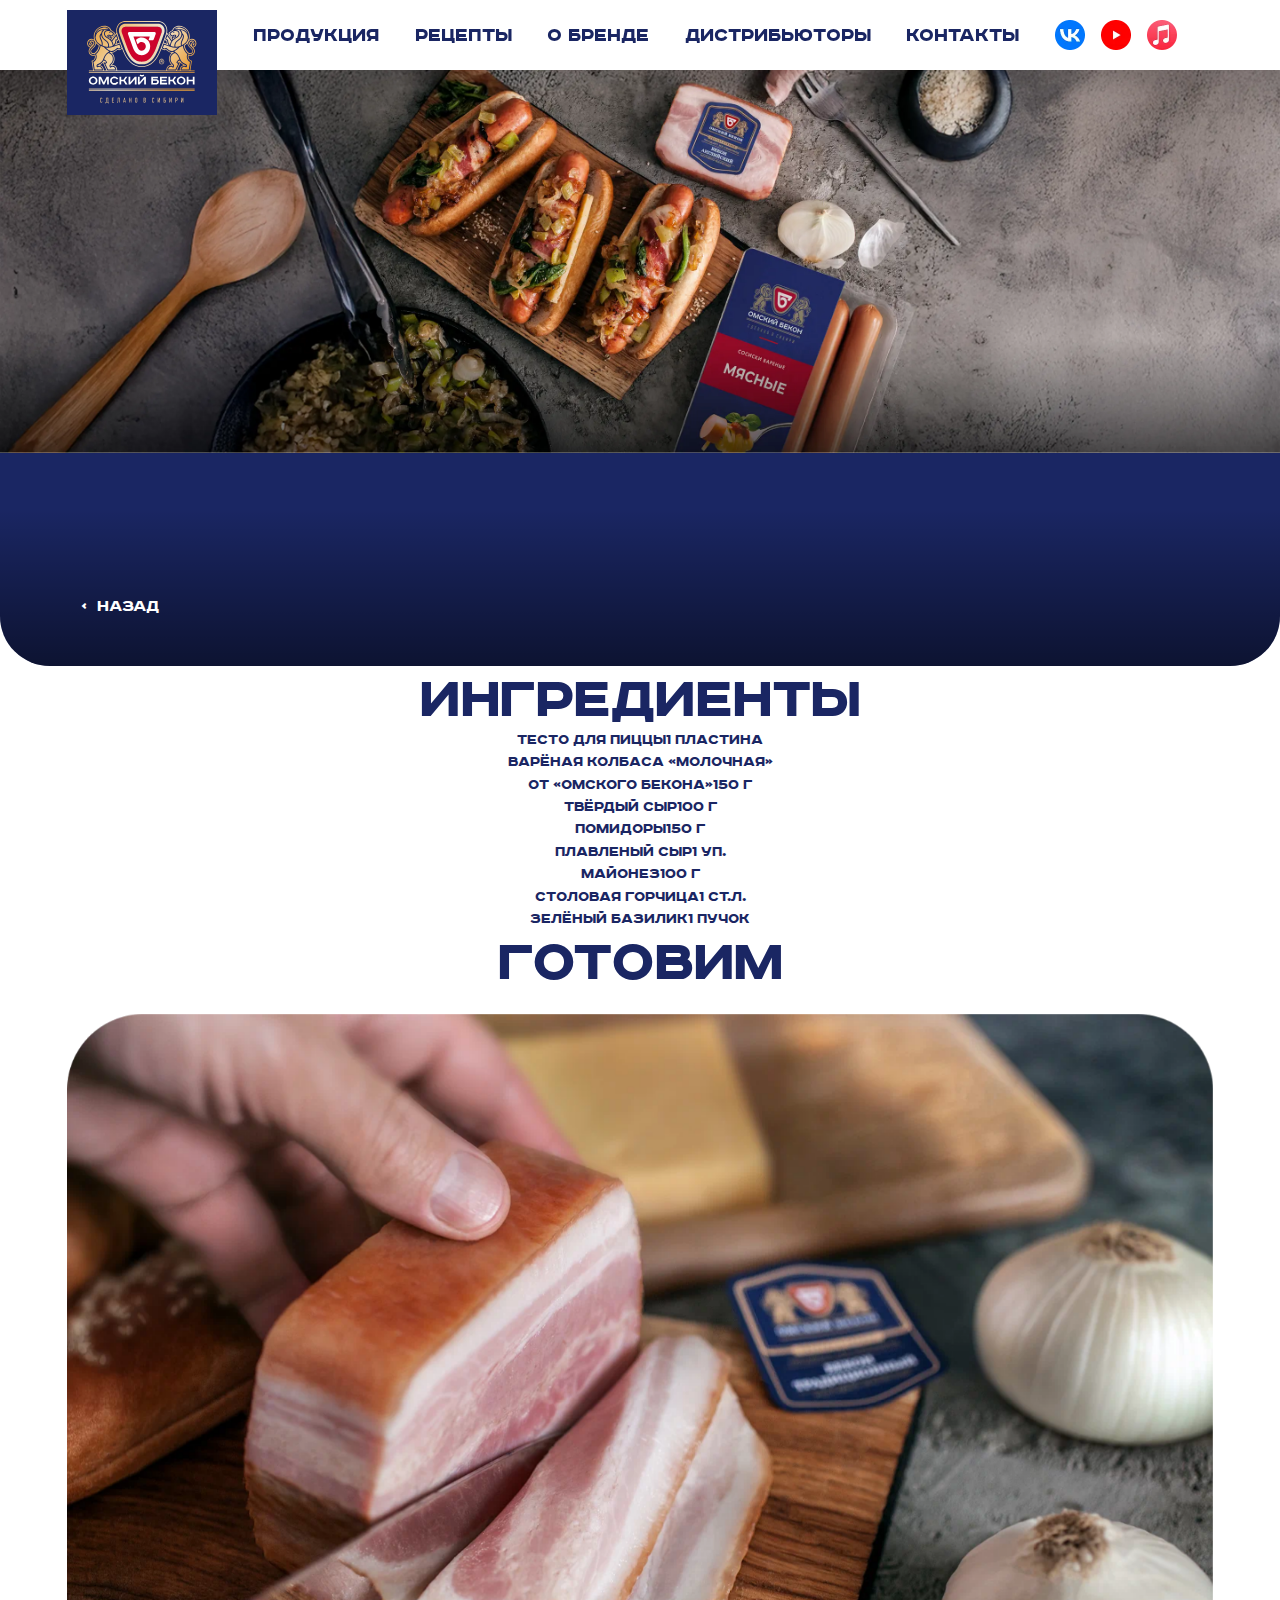
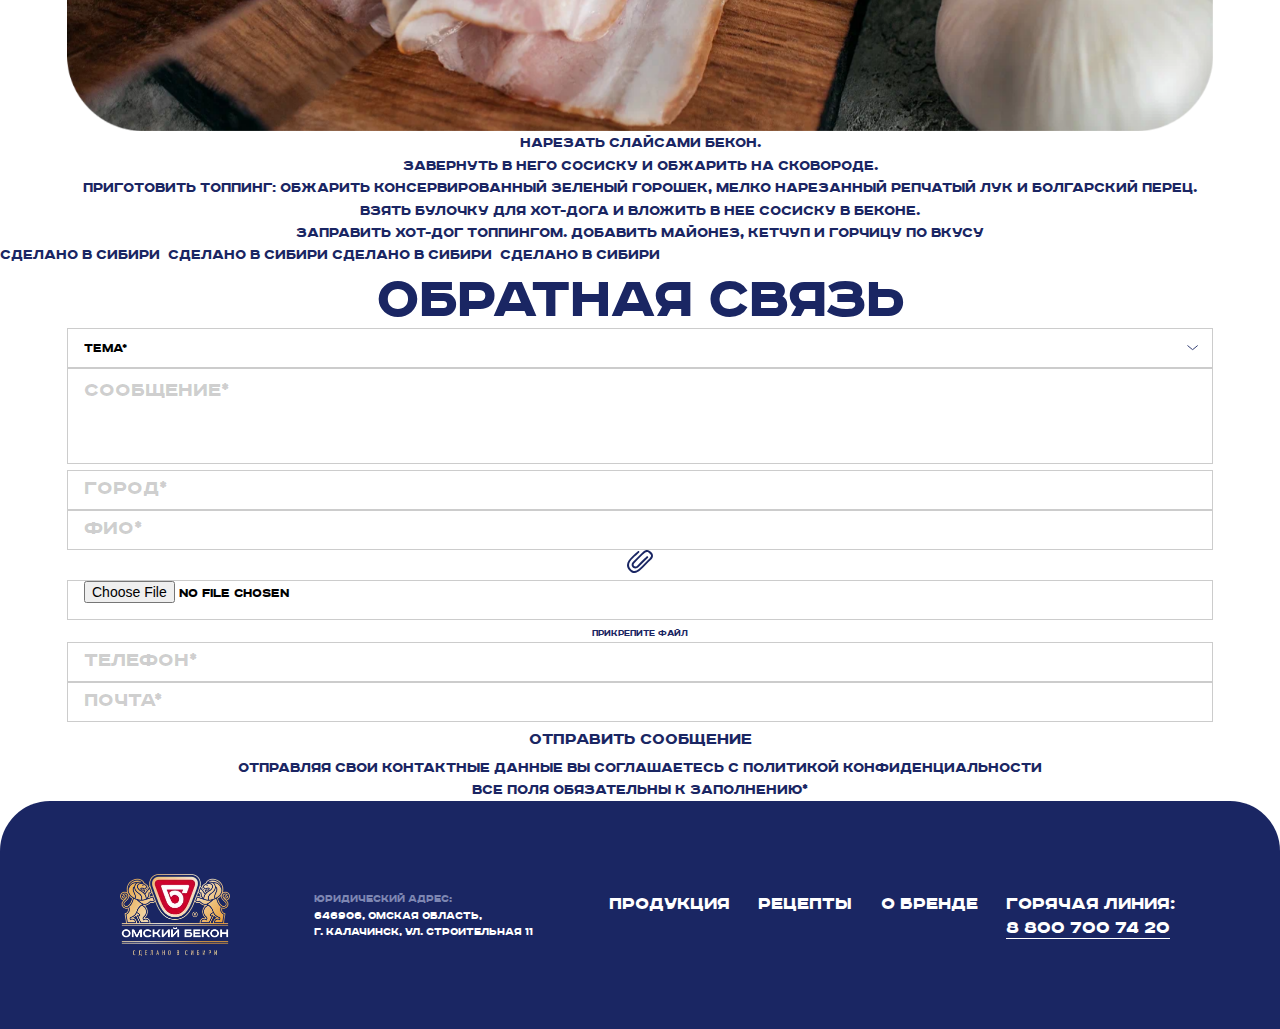
<file: recipes/hot-dog-s-lukom-i-bekonom/index.html>
<!DOCTYPE html>
<html lang="ru">
  <head>
    <meta charset="utf-8" />
    <link rel="icon" type="image/x-icon" href="./../../assets/img/favicon.ico" />
    <meta name="theme-color" content="#1A2663" />
    <meta name="description" content="Омский бекон" />
    <meta http-equiv="X-UA-Compatible" content="IE=edge" />
    <meta name="viewport" content="width=device-width, initial-scale=1.0" />
    <link rel="stylesheet" href="https://cdn.jsdelivr.net/npm/swiper@11/swiper-bundle.min.css" />
    <link rel="stylesheet" href="./../../assets/css/styles.min.css" />
    <title>Хот-Дог с луком и беконом</title>
  </head>
  <body class="body night">
    <!--PRELOADER-->
    <div class="preloader" data-preloader>
      <span>
        <img src="./../../assets/img/favicon.svg" alt="" />
      </span>
    </div>

    <div class="fixed-button">
      <button class="button button--markets" data-popup-open="markets">Где купить</button>
    </div>

    <!--HEADER-->
    <header class="header">
      <div class="header__content">
        <div class="header__logo">
          <a href="./../../" class="logo" aria-label="Омский бекон">
            <img src="./../../assets/img/svg/logo.svg" alt="" width="80" height="66" loading="eager" />
          </a>
        </div>

        <nav class="navigation">
          <ul class="menu">
            <li><a href="./../../catalog" class="menu__link">Продукция</a></li>
            <li><a href="./../../recipes" class="menu__link active">Рецепты</a></li>
            <li><a href="./../../about" class="menu__link">О бренде</a></li>
            <li><a href="./../../distributors" class="menu__link">Дистрибьюторы</a></li>
            <li><a href="./../../contacts" class="menu__link">Контакты</a></li>
            <li>
              <ul class="socials">
                <li>
                  <a href="https://vk.com/omskiy.bacon" target="_blank"> <img src="./../../assets/img/socials/vk.webp" alt="" /> </a>
                </li>
                <li>
                  <a href="https://app.box.com/s/ecbi2021cj077xrbalwhabdpht4shzil" target="_blank">
                    <img src="./../../assets/img/socials/youtube.webp" alt="" />
                  </a>
                </li>
                <li>
                  <a href="https://music.yandex.ru/artist/7525778" target="_blank"> <img src="./../../assets/img/socials/vk_music.webp" alt="" /> </a>
                </li>
              </ul>
            </li>
          </ul>
        </nav>

        <button class="burger">
          <span>Меню бургер</span>
        </button>
      </div>
    </header>

    <main class="main">
      <!--ГЕРОЙ-->
      <section class="section section--hero recipe--hero">
        <div class="hero-image">
          <img src="./../../assets/img/recipes/3/hero.webp" alt="" />
        </div>
        <div class="container">
          <a href="./../" class="button go-back">&lt;&nbsp;&nbsp;Назад</a>
          <h1 class="title">Хот-Дог с луком и&nbsp;беконом</h1>
        </div>
      </section>

      <!--ИНГРЕДИЕНТЫ-->
      <section class="section section--recipeIngredients">
        <div class="container">
          <h2 class="title title--h2">Ингредиенты</h2>

          <ul class="ingredients-list">
            <li><span>Тесто для пиццы</span><span>1 пластина</span></li>
            <li>
              <span>Варёная колбаса «Молочная» <br />от «Омского бекона»</span><span>150 г</span>
            </li>
            <li><span>Твёрдый сыр</span><span>100 г</span></li>
            <li><span>Помидоры</span><span>150 г</span></li>
            <li><span>Плавленый сыр</span><span>1 уп.</span></li>
            <li><span>Майонез</span><span>100 г</span></li>
            <li><span>Столовая горчица</span><span>1 ст.л.</span></li>
            <li><span>Зелёный базилик</span><span>1 пучок</span></li>
          </ul>
        </div>
      </section>

      <!--СЛАЙДЕР-->
      <section class="section section--slider" data-slider data-slides-per-view="1,1,1" data-slides-per-group="1,1,1" data-space-between="30,30,30">
        <div class="container">
          <h2 class="title">Готовим</h2>
          <div class="slider-arrows">
            <button data-arrow-prev class="swiper-arrow"></button>
            <button data-arrow-next class="swiper-arrow"></button>
          </div>
          <div class="resipe-steps-slider">
            <div class="swiper">
              <div class="swiper-wrapper">
                <div class="swiper-slide">
                  <img src="./../../assets/img/recipes/3/step1.webp" alt="" />
                </div>
                <div class="swiper-slide">
                  <img src="./../../assets/img/recipes/3/step2.webp" alt="" />
                </div>
                <div class="swiper-slide">
                  <img src="./../../assets/img/recipes/3/step3.webp" alt="" />
                </div>
                <div class="swiper-slide">
                  <img src="./../../assets/img/recipes/3/step4.webp" alt="" />
                </div>
              </div>
            </div>
          </div>

          <ol class="resipe-description">
            <li>Нарезать слайсами бекон.</li>
            <li>Завернуть в него сосиску и обжарить на сковороде.</li>
            <li>Приготовить топпинг: обжарить консервированный зеленый горошек, мелко нарезанный репчатый лук и болгарский перец.</li>
            <li>Взять булочку для хот-дога и вложить в нее сосиску в беконе.</li>
            <li>Заправить хот-дог топпингом. Добавить майонез, кетчуп и горчицу по вкусу</li>
          </ol>
        </div>
      </section>

      <!--БЕГУЩАЯ СТРОКА-->
      <div class="marquee">
        <div class="marquee__inner">
          <span>СДЕЛАНО В СИБИРИ&nbsp;&nbsp;СДЕЛАНО В СИБИРИ</span>
          <span>СДЕЛАНО В СИБИРИ&nbsp;&nbsp;СДЕЛАНО В СИБИРИ</span>
        </div>
      </div>

      <!--ФОРМА ОБРАТНОЙ СВЯЗИ-->
      <section class="section section--callbcak">
        <div class="container">
          <h2 class="title title--h2">Обратная связь</h2>

          <script>
            // ОТПРАВКА ФОРМЫ КУДА ЛИБО
            const onCallbackFormSubmit = e => {
              e.preventDefault();
              popup.open('ok');
            };
          </script>

          <form action="#" enctype="multipart/form-data" class="form" novalidate onsubmit="onCallbackFormSubmit(event)">
            <label class="label">
              <select name="subject" class="input input--select placeholder" required>
                <option value="" disabled selected hidden>ТЕМА*</option>
                <option value="Тема 1">Тема 1</option>
                <option value="Тема 2">Тема 2</option>
                <option value="Тема 3">Тема 3</option>
              </select>
              <span class="input-icon">
                <svg width="14" height="7"><use href="#select-arrow" /></svg>
              </span>
            </label>
            <label class="label label--textarea">
              <textarea name="message" class="textarea" placeholder="Сообщение*" required></textarea>
            </label>
            <label class="label">
              <input type="text" name="city" class="input" placeholder="Город*" required />
            </label>
            <label class="label">
              <input type="text" name="name" class="input" placeholder="ФИО*" required />
            </label>
            <label class="label label--forFile">
              <svg width="26" height="23"><use href="#input-file" /></svg>
              <input type="file" name="file" class="input input--file" required />
              <span class="file-placeholder">ПРИКРЕПИТЕ ФАЙЛ</span>
            </label>
            <label class="label">
              <input type="tel" name="phone" class="input" placeholder="Телефон*" required />
            </label>
            <label class="label">
              <input type="email" name="email" class="input" placeholder="Почта*" required />
            </label>
            <div class="label">
              <button type="submit" class="button full">Отправить сообщение</button>
            </div>

            <span class="form__info">
              Отправляя свои контактные данные вы соглашаетесь с <a href="#" target="_blank">политикой конфиденциальности</a> <br />Все поля
              обязательны к заполнению*
            </span>
          </form>
        </div>
      </section>
    </main>

    <!--FOOTER-->
    <footer class="footer">
      <a href="./../../" class="logo" aria-label="Омский бекон">
        <img src="./../../assets/img/logo.webp" alt="" width="80" height="66" loading="eager" />
      </a>

      <address class="address">
        <span>Юридический адрес:</span>
        <a href="tel:88007007420">646906, Омская область, г.&nbsp;Калачинск, ул.&nbsp;Строительная 11</a>
      </address>

      <ul class="footer__menu">
        <li><a href="./../../catalog">Продукция</a></li>
        <li><a href="./../../recipes">Рецепты</a></li>
        <li><a href="./../../about">О бренде</a></li>
        <li>
          <span>Горячая линия:&nbsp;</span><br />
          <a href="tel:88007007420">8 800 700 74 20</a>
        </li>
      </ul>
    </footer>

    <!--POPUPS-->
    <div class="backdrop" data-backdrop>
      <div class="popup" data-popup>
        <!--popup markets-->
        <div class="popup-content" id="markets">
          <button class="popup-close" data-popup-close></button>
          <h2 class="popup-title">Где купить</h2>
          <ul class="markets-list custom-scrollbar">
            <li>
              <a href=""><img src="./../../assets/img/markets/omsk_becon.webp" alt="" target="_blank" /></a>
            </li>
            <li>
              <a href=""><img src="./../../assets/img/markets/samokat.webp" alt="" target="_blank" /></a>
            </li>
            <li>
              <a href=""><img src="./../../assets/img/markets/kuper.webp" alt="" target="_blank" /></a>
            </li>
            <li>
              <a href=""><img src="./../../assets/img/markets/yandex_lavka.webp" alt="" target="_blank" /></a>
            </li>
            <li>
              <a href=""><img src="./../../assets/img/markets/metro.webp" alt="" target="_blank" /></a>
            </li>
            <li>
              <a href=""><img src="./../../assets/img/markets/lenta.webp" alt="" target="_blank" /></a>
            </li>
            <li>
              <a href=""><img src="./../../assets/img/markets/okey.webp" alt="" target="_blank" /></a>
            </li>
            <li>
              <a href=""><img src="./../../assets/img/markets/perekrestok.webp" alt="" target="_blank" /></a>
            </li>
            <li>
              <a href=""><img src="./../../assets/img/markets/magnit.webp" alt="" target="_blank" /></a>
            </li>
            <li>
              <a href=""><img src="./../../assets/img/markets/pyaterochka.webp" alt="" target="_blank" /></a>
            </li>
            <li>
              <a href=""><img src="./../../assets/img/markets/yarche.webp" alt="" target="_blank" /></a>
            </li>
            <li>
              <a href=""><img src="./../../assets/img/markets/spar.webp" alt="" target="_blank" /></a>
            </li>
            <li>
              <a href=""><img src="./../../assets/img/markets/bistronom.webp" alt="" target="_blank" /></a>
            </li>
            <li>
              <a href=""><img src="./../../assets/img/markets/monetka.webp" alt="" target="_blank" /></a>
            </li>
            <li>
              <a href=""><img src="./../../assets/img/markets/begemag.webp" alt="" target="_blank" /></a>
            </li>
            <li>
              <a href=""><img src="./../../assets/img/markets/anix.webp" alt="" target="_blank" /></a>
            </li>
            <li>
              <a href=""><img src="./../../assets/img/markets/maria_ra.webp" alt="" target="_blank" /></a>
            </li>
            <li>
              <a href=""><img src="./../../assets/img/markets/ashan.webp" alt="" target="_blank" /></a>
            </li>
          </ul>
        </div>

        <!--popup form send secsses-->
        <div class="popup-content" id="ok">
          <button class="popup-close" data-popup-close></button>
          <h2 class="popup-title">Сообщение отправлено</h2>
          <p class="popup-subtitle">Наш менеджер свяжется с&nbsp;Вами&nbsp;в&nbsp;ближайшее время</p>
          <button class="button small" data-popup-close>Закрыть</button>
        </div>
      </div>
    </div>

    <svg xmlns="http://www.w3.org/2000/svg" style="display: none">
      <symbol id="select-arrow" viewBox="0 0 23 14" preserveAspectRatio="none" fill="none">
        <path d="M1 1.25L11.5 11.75L22 1.25" stroke="currentColor" stroke-width="2" />
      </symbol>

      <symbol id="input-file" viewBox="0 0 26 23" preserveAspectRatio="none" fill="none">
        <path
          d="M5.12577 6.41053C6.98648 4.60412 8.95978 2.89392 10.8959 1.16425C11.8466 0.596099 12.8785 1.78396 12.1078 2.58808C8.44092 6.77365 -1.93168 12.4598 3.69223 18.9065C6.35386 21.9569 8.95166 21.4781 11.8164 19.0257C15.597 15.7885 18.9737 11.5812 22.7288 8.25933C23.4728 7.38075 24.3736 6.12073 23.9116 4.90881C23.7189 4.4048 21.9836 2.68659 21.4868 2.37617C19.2952 1.00503 17.0898 3.48384 15.5831 4.87445C12.6336 7.59724 9.8884 10.572 7.05497 13.4117C5.56686 15.5881 7.93947 17.564 9.94876 15.9237C12.5663 13.4712 15.0004 10.8206 17.6133 8.367C17.9813 8.02221 19.7317 6.32577 19.9697 6.22382C20.788 5.87216 21.6168 6.97296 21.0399 7.74043C17.8942 10.5766 15.0445 14.0176 11.8745 16.7943C10.1647 18.2914 8.15421 19.2948 6.06715 17.7072C4.13912 16.241 4.19136 13.627 5.77464 11.9203C9.25114 8.8481 12.3748 4.9489 15.8745 1.95578C19.1699 -0.863237 21.7862 -0.614669 24.6417 2.58579C26.7961 5.0016 26.1763 7.23184 24.2366 9.5205C20.5547 12.871 17.2035 16.8183 13.4995 20.1161C9.66901 23.5274 5.88608 24.3567 2.18207 20.1677C-2.43778 14.9409 1.10604 10.312 5.12461 6.41168L5.12577 6.41053Z"
          fill="currentColor"
        />
      </symbol>
    </svg>
    <script src="https://cdn.jsdelivr.net/npm/swiper@11/swiper-bundle.min.js"></script>
    <script src="./../../assets/js/forms.js" type="module"></script>
    <script src="./../../assets/js/scripts.js" type="module"></script>
  </body>
</html>
</file>
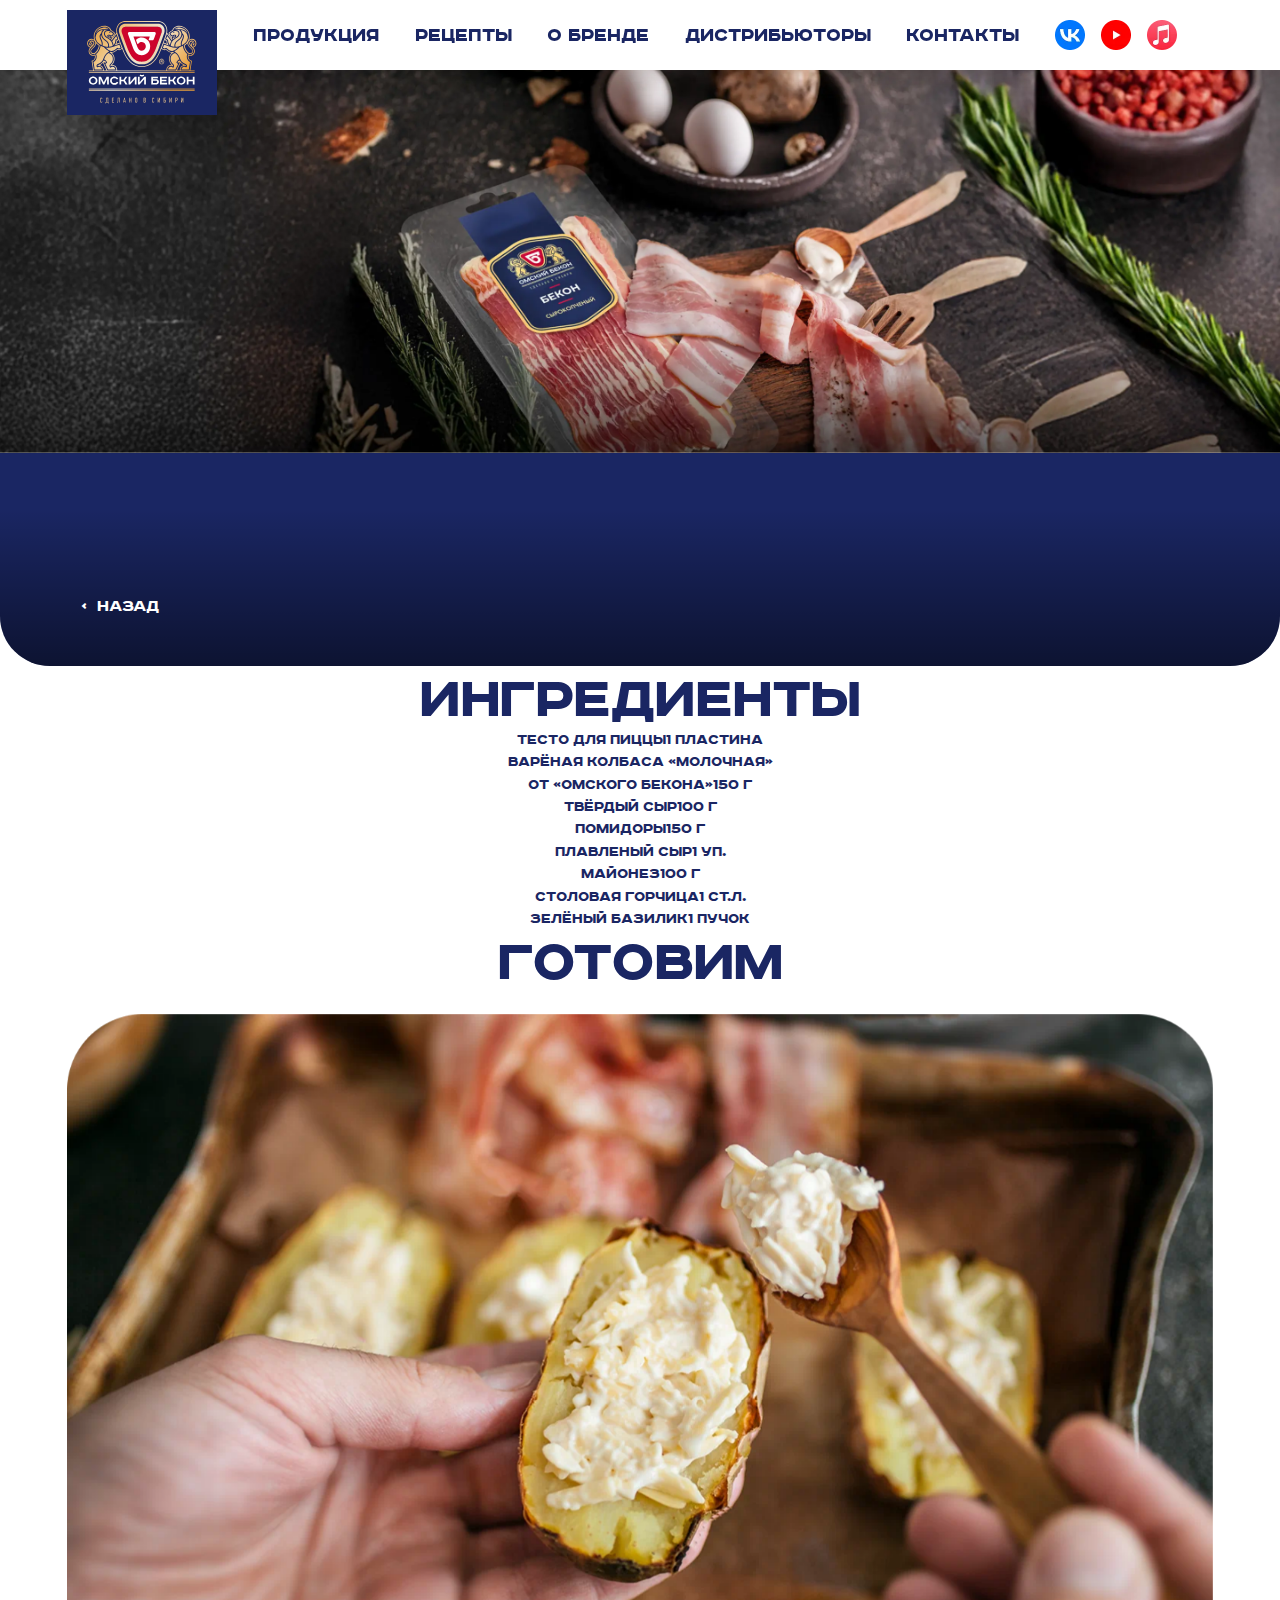
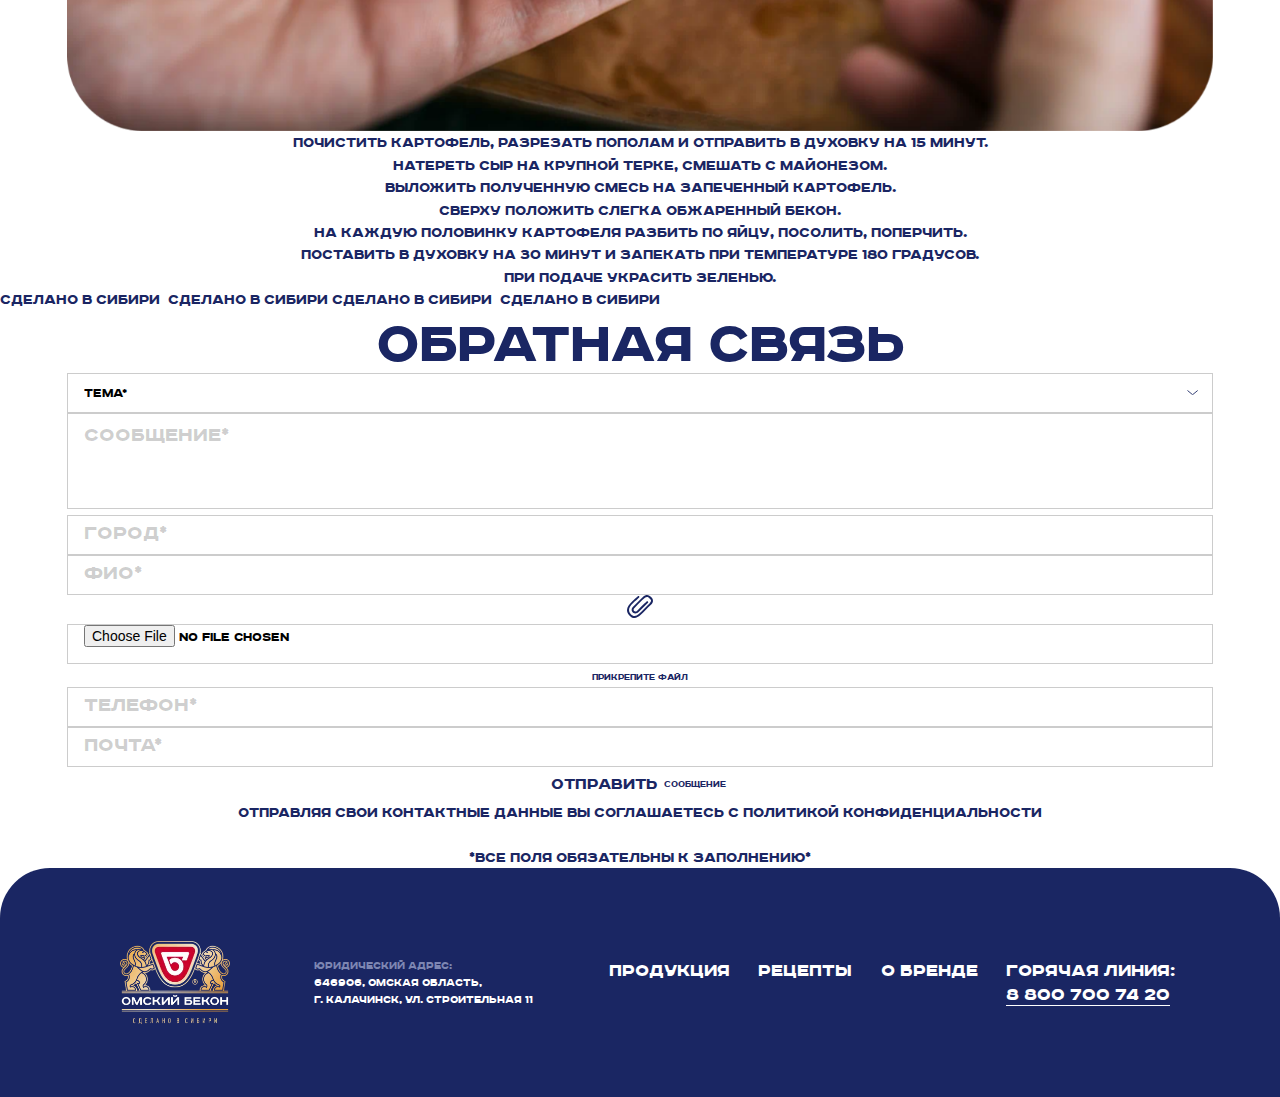
<file: recipes/kartofel-s-grudinkoy-i-yaizom/index.html>
<!DOCTYPE html>
<html lang="ru">
  <head>
    <meta charset="utf-8" />
    <link rel="icon" type="image/x-icon" href="./../../assets/img/favicon.ico" />
    <meta name="theme-color" content="#1A2663" />
    <meta name="description" content="Омский бекон" />
    <meta http-equiv="X-UA-Compatible" content="IE=edge" />
    <meta name="viewport" content="width=device-width, initial-scale=1.0" />
    <link rel="stylesheet" href="https://cdn.jsdelivr.net/npm/swiper@11/swiper-bundle.min.css" />
    <link rel="stylesheet" href="./../../assets/css/styles.min.css" />
    <title>Картофель с грудинкой и яйцом</title>
  </head>
  <body class="body night">
    <!--PRELOADER-->
    <div class="preloader" data-preloader>
      <span>
        <img src="./../../assets/img/favicon.svg" alt="" />
      </span>
    </div>

    <div class="fixed-button">
      <button class="button button--markets" data-popup-open="markets">Где купить</button>
    </div>

    <!--HEADER-->
    <header class="header">
      <div class="header__content">
        <div class="header__logo">
          <a href="./../../" class="logo" aria-label="Омский бекон">
            <img src="./../../assets/img/svg/logo.svg" alt="" width="80" height="66" loading="eager" />
          </a>
        </div>

        <nav class="navigation">
          <ul class="menu">
            <li><a href="./../../catalog" class="menu__link">Продукция</a></li>
            <li><a href="./../../recipes" class="menu__link active">Рецепты</a></li>
            <li><a href="./../../about" class="menu__link">О бренде</a></li>
            <li><a href="./../../distributors" class="menu__link">Дистрибьюторы</a></li>
            <li><a href="./../../contacts" class="menu__link">Контакты</a></li>
            <li>
              <ul class="socials">
                <li>
                  <a href="https://vk.com/omskiy.bacon" target="_blank"> <img src="./../../assets/img/socials/vk.webp" alt="" /> </a>
                </li>
                <li>
                  <a href="https://app.box.com/s/ecbi2021cj077xrbalwhabdpht4shzil" target="_blank">
                    <img src="./../../assets/img/socials/youtube.webp" alt="" />
                  </a>
                </li>
                <li>
                  <a href="https://music.yandex.ru/artist/7525778" target="_blank"> <img src="./../../assets/img/socials/vk_music.webp" alt="" /> </a>
                </li>
              </ul>
            </li>
          </ul>
        </nav>

        <button class="burger">
          <span>Меню бургер</span>
        </button>
      </div>
    </header>

    <main class="main">
      <!--ГЕРОЙ-->
      <section class="section section--hero recipe--hero">
        <div class="hero-image">
          <img src="./../../assets/img/recipes/6/hero.webp" alt="" />
        </div>
        <div class="container">
          <a href="./../" class="button go-back">&lt;&nbsp;&nbsp;Назад</a>
          <h1 class="title">Картофель с&nbsp;грудинкой&nbsp;и&nbsp;яйцом</h1>
        </div>
      </section>

      <!--ИНГРЕДИЕНТЫ-->
      <section class="section section--recipeIngredients">
        <div class="container">
          <h2 class="title title--h2">Ингредиенты</h2>

          <ul class="ingredients-list">
            <li><span>Тесто для пиццы</span><span>1 пластина</span></li>
            <li>
              <span>Варёная колбаса «Молочная» <br />от «Омского бекона»</span><span>150 г</span>
            </li>
            <li><span>Твёрдый сыр</span><span>100 г</span></li>
            <li><span>Помидоры</span><span>150 г</span></li>
            <li><span>Плавленый сыр</span><span>1 уп.</span></li>
            <li><span>Майонез</span><span>100 г</span></li>
            <li><span>Столовая горчица</span><span>1 ст.л.</span></li>
            <li><span>Зелёный базилик</span><span>1 пучок</span></li>
          </ul>
        </div>
      </section>

      <!--СЛАЙДЕР-->
      <section class="section section--slider" data-slider data-slides-per-view="1,1,1" data-slides-per-group="1,1,1" data-space-between="30,30,24">
        <div class="container">
          <h2 class="title">Готовим</h2>
          <div class="slider-arrows">
            <button data-arrow-prev class="swiper-arrow"></button>
            <button data-arrow-next class="swiper-arrow"></button>
          </div>
          <div class="resipe-steps-slider">
            <div class="swiper">
              <div class="swiper-wrapper">
                <div class="swiper-slide">
                  <img src="./../../assets/img/recipes/6/step1.webp" alt="" />
                </div>
                <div class="swiper-slide">
                  <img src="./../../assets/img/recipes/6/step2.webp" alt="" />
                </div>
                <div class="swiper-slide">
                  <img src="./../../assets/img/recipes/6/step3.webp" alt="" />
                </div>
                <div class="swiper-slide">
                  <img src="./../../assets/img/recipes/6/step4.webp" alt="" />
                </div>
              </div>
            </div>
          </div>

          <ol class="resipe-description">
            <li>Почистить картофель, разрезать пополам и отправить в духовку на 15 минут.</li>
            <li>Натереть сыр на крупной терке, смешать с майонезом.</li>
            <li>Выложить полученную смесь на запеченный картофель.</li>
            <li>Сверху положить слегка обжаренный бекон.</li>
            <li>На каждую половинку картофеля разбить по яйцу, посолить, поперчить.</li>
            <li>Поставить в духовку на 30 минут и запекать при температуре 180 градусов.</li>
            <li>При подаче украсить зеленью.</li>
          </ol>
        </div>
      </section>

      <!--БЕГУЩАЯ СТРОКА-->
      <div class="marquee">
        <div class="marquee__inner">
          <span>СДЕЛАНО В СИБИРИ&nbsp;&nbsp;СДЕЛАНО В СИБИРИ</span>
          <span>СДЕЛАНО В СИБИРИ&nbsp;&nbsp;СДЕЛАНО В СИБИРИ</span>
        </div>
      </div>

      <!--ФОРМА ОБРАТНОЙ СВЯЗИ-->
      <section class="section section--callbcak">
        <div class="container">
          <h2 class="title title--h2">Обратная связь</h2>

          <script>
            // ОТПРАВКА ФОРМЫ КУДА ЛИБО
            const onCallbackFormSubmit = e => {
              e.preventDefault();
              popup.open('ok');
            };
          </script>

          <form action="#" enctype="multipart/form-data" class="form" novalidate onsubmit="onCallbackFormSubmit(event)">
            <label class="label">
              <select name="subject" class="input input--select placeholder" required>
                <option value="" disabled selected hidden>ТЕМА*</option>
                <option value="Тема 1">Тема 1</option>
                <option value="Тема 2">Тема 2</option>
                <option value="Тема 3">Тема 3</option>
              </select>
              <span class="input-icon">
                <svg width="14" height="7"><use href="#select-arrow" /></svg>
              </span>
            </label>
            <label class="label label--textarea">
              <textarea name="message" class="textarea" placeholder="Сообщение*" required></textarea>
            </label>
            <label class="label">
              <input type="text" name="city" class="input" placeholder="Город*" required />
            </label>
            <label class="label">
              <input type="text" name="name" class="input" placeholder="ФИО*" required />
            </label>
            <label class="label label--forFile">
              <svg width="26" height="23"><use href="#input-file" /></svg>
              <input type="file" name="file" class="input input--file" required />
              <span class="file-placeholder">ПРИКРЕПИТЕ ФАЙЛ</span>
            </label>
            <label class="label">
              <input type="tel" name="phone" class="input" placeholder="Телефон*" required />
            </label>
            <label class="label">
              <input type="email" name="email" class="input" placeholder="Почта*" required />
            </label>
            <div class="label label--forButton">
              <button type="submit" class="button full">Отправить <span class="only-in-desctop">&nbsp;сообщение</span></button>
            </div>

            <span class="form__info">
              Отправляя свои контактные данные вы соглашаетесь с&nbsp;<a href="./../../assets/pdf/policy.pdf" target="_blank"
                >политикой конфиденциальности</a
              >
              <br />
              <br class="show_in_tablet" />
              *Все поля обязательны к заполнению*
            </span>
          </form>
        </div>
      </section>
    </main>

    <!--FOOTER-->
    <footer class="footer">
      <a href="./../../" class="logo" aria-label="Омский бекон">
        <img src="./../../assets/img/logo.webp" alt="" width="80" height="66" loading="eager" />
      </a>

      <address class="address">
        <span>Юридический адрес:</span>
        <a href="tel:88007007420">646906, Омская область, г.&nbsp;Калачинск, ул.&nbsp;Строительная 11</a>
      </address>

      <ul class="footer__menu">
        <li><a href="./../../catalog">Продукция</a></li>
        <li><a href="./../../recipes">Рецепты</a></li>
        <li><a href="./../../about">О бренде</a></li>
        <li>
          <span>Горячая линия:&nbsp;</span><br />
          <a href="tel:88007007420">8 800 700 74 20</a>
        </li>
      </ul>
    </footer>

    <!--POPUPS-->
    <div class="backdrop" data-backdrop>
      <div class="popup" data-popup>
        <!--popup markets-->
        <div class="popup-content" id="markets">
          <button class="popup-close" data-popup-close></button>
          <h2 class="popup-title">Где купить</h2>
          <ul class="markets-list custom-scrollbar">
            <li>
              <a href=""><img src="./../../assets/img/markets/omsk_becon.webp" alt="" target="_blank" /></a>
            </li>
            <li>
              <a href=""><img src="./../../assets/img/markets/samokat.webp" alt="" target="_blank" /></a>
            </li>
            <li>
              <a href=""><img src="./../../assets/img/markets/kuper.webp" alt="" target="_blank" /></a>
            </li>
            <li>
              <a href=""><img src="./../../assets/img/markets/yandex_lavka.webp" alt="" target="_blank" /></a>
            </li>
            <li>
              <a href=""><img src="./../../assets/img/markets/metro.webp" alt="" target="_blank" /></a>
            </li>
            <li>
              <a href=""><img src="./../../assets/img/markets/lenta.webp" alt="" target="_blank" /></a>
            </li>
            <li>
              <a href=""><img src="./../../assets/img/markets/okey.webp" alt="" target="_blank" /></a>
            </li>
            <li>
              <a href=""><img src="./../../assets/img/markets/perekrestok.webp" alt="" target="_blank" /></a>
            </li>
            <li>
              <a href=""><img src="./../../assets/img/markets/magnit.webp" alt="" target="_blank" /></a>
            </li>
            <li>
              <a href=""><img src="./../../assets/img/markets/pyaterochka.webp" alt="" target="_blank" /></a>
            </li>
            <li>
              <a href=""><img src="./../../assets/img/markets/yarche.webp" alt="" target="_blank" /></a>
            </li>
            <li>
              <a href=""><img src="./../../assets/img/markets/spar.webp" alt="" target="_blank" /></a>
            </li>
            <li>
              <a href=""><img src="./../../assets/img/markets/bistronom.webp" alt="" target="_blank" /></a>
            </li>
            <li>
              <a href=""><img src="./../../assets/img/markets/monetka.webp" alt="" target="_blank" /></a>
            </li>
            <li>
              <a href=""><img src="./../../assets/img/markets/begemag.webp" alt="" target="_blank" /></a>
            </li>
            <li>
              <a href=""><img src="./../../assets/img/markets/anix.webp" alt="" target="_blank" /></a>
            </li>
            <li>
              <a href=""><img src="./../../assets/img/markets/maria_ra.webp" alt="" target="_blank" /></a>
            </li>
            <li>
              <a href=""><img src="./../../assets/img/markets/ashan.webp" alt="" target="_blank" /></a>
            </li>
          </ul>
        </div>

        <!--popup form send secsses-->
        <div class="popup-content" id="ok">
          <button class="popup-close" data-popup-close></button>
          <h2 class="popup-title">Сообщение отправлено</h2>
          <p class="popup-subtitle">Наш менеджер свяжется с&nbsp;Вами&nbsp;в&nbsp;ближайшее время</p>
          <button class="button small" data-popup-close>Закрыть</button>
        </div>
      </div>
    </div>

    <svg xmlns="http://www.w3.org/2000/svg" style="display: none">
      <symbol id="select-arrow" viewBox="0 0 23 14" preserveAspectRatio="none" fill="none">
        <path d="M1 1.25L11.5 11.75L22 1.25" stroke="currentColor" stroke-width="2" />
      </symbol>

      <symbol id="input-file" viewBox="0 0 26 23" preserveAspectRatio="none" fill="none">
        <path
          d="M5.12577 6.41053C6.98648 4.60412 8.95978 2.89392 10.8959 1.16425C11.8466 0.596099 12.8785 1.78396 12.1078 2.58808C8.44092 6.77365 -1.93168 12.4598 3.69223 18.9065C6.35386 21.9569 8.95166 21.4781 11.8164 19.0257C15.597 15.7885 18.9737 11.5812 22.7288 8.25933C23.4728 7.38075 24.3736 6.12073 23.9116 4.90881C23.7189 4.4048 21.9836 2.68659 21.4868 2.37617C19.2952 1.00503 17.0898 3.48384 15.5831 4.87445C12.6336 7.59724 9.8884 10.572 7.05497 13.4117C5.56686 15.5881 7.93947 17.564 9.94876 15.9237C12.5663 13.4712 15.0004 10.8206 17.6133 8.367C17.9813 8.02221 19.7317 6.32577 19.9697 6.22382C20.788 5.87216 21.6168 6.97296 21.0399 7.74043C17.8942 10.5766 15.0445 14.0176 11.8745 16.7943C10.1647 18.2914 8.15421 19.2948 6.06715 17.7072C4.13912 16.241 4.19136 13.627 5.77464 11.9203C9.25114 8.8481 12.3748 4.9489 15.8745 1.95578C19.1699 -0.863237 21.7862 -0.614669 24.6417 2.58579C26.7961 5.0016 26.1763 7.23184 24.2366 9.5205C20.5547 12.871 17.2035 16.8183 13.4995 20.1161C9.66901 23.5274 5.88608 24.3567 2.18207 20.1677C-2.43778 14.9409 1.10604 10.312 5.12461 6.41168L5.12577 6.41053Z"
          fill="currentColor"
        />
      </symbol>
    </svg>
    <script src="https://cdn.jsdelivr.net/npm/swiper@11/swiper-bundle.min.js"></script>
    <script src="./../../assets/js/forms.js" type="module"></script>
    <script src="./../../assets/js/scripts.js" type="module"></script>
  </body>
</html>
</file>
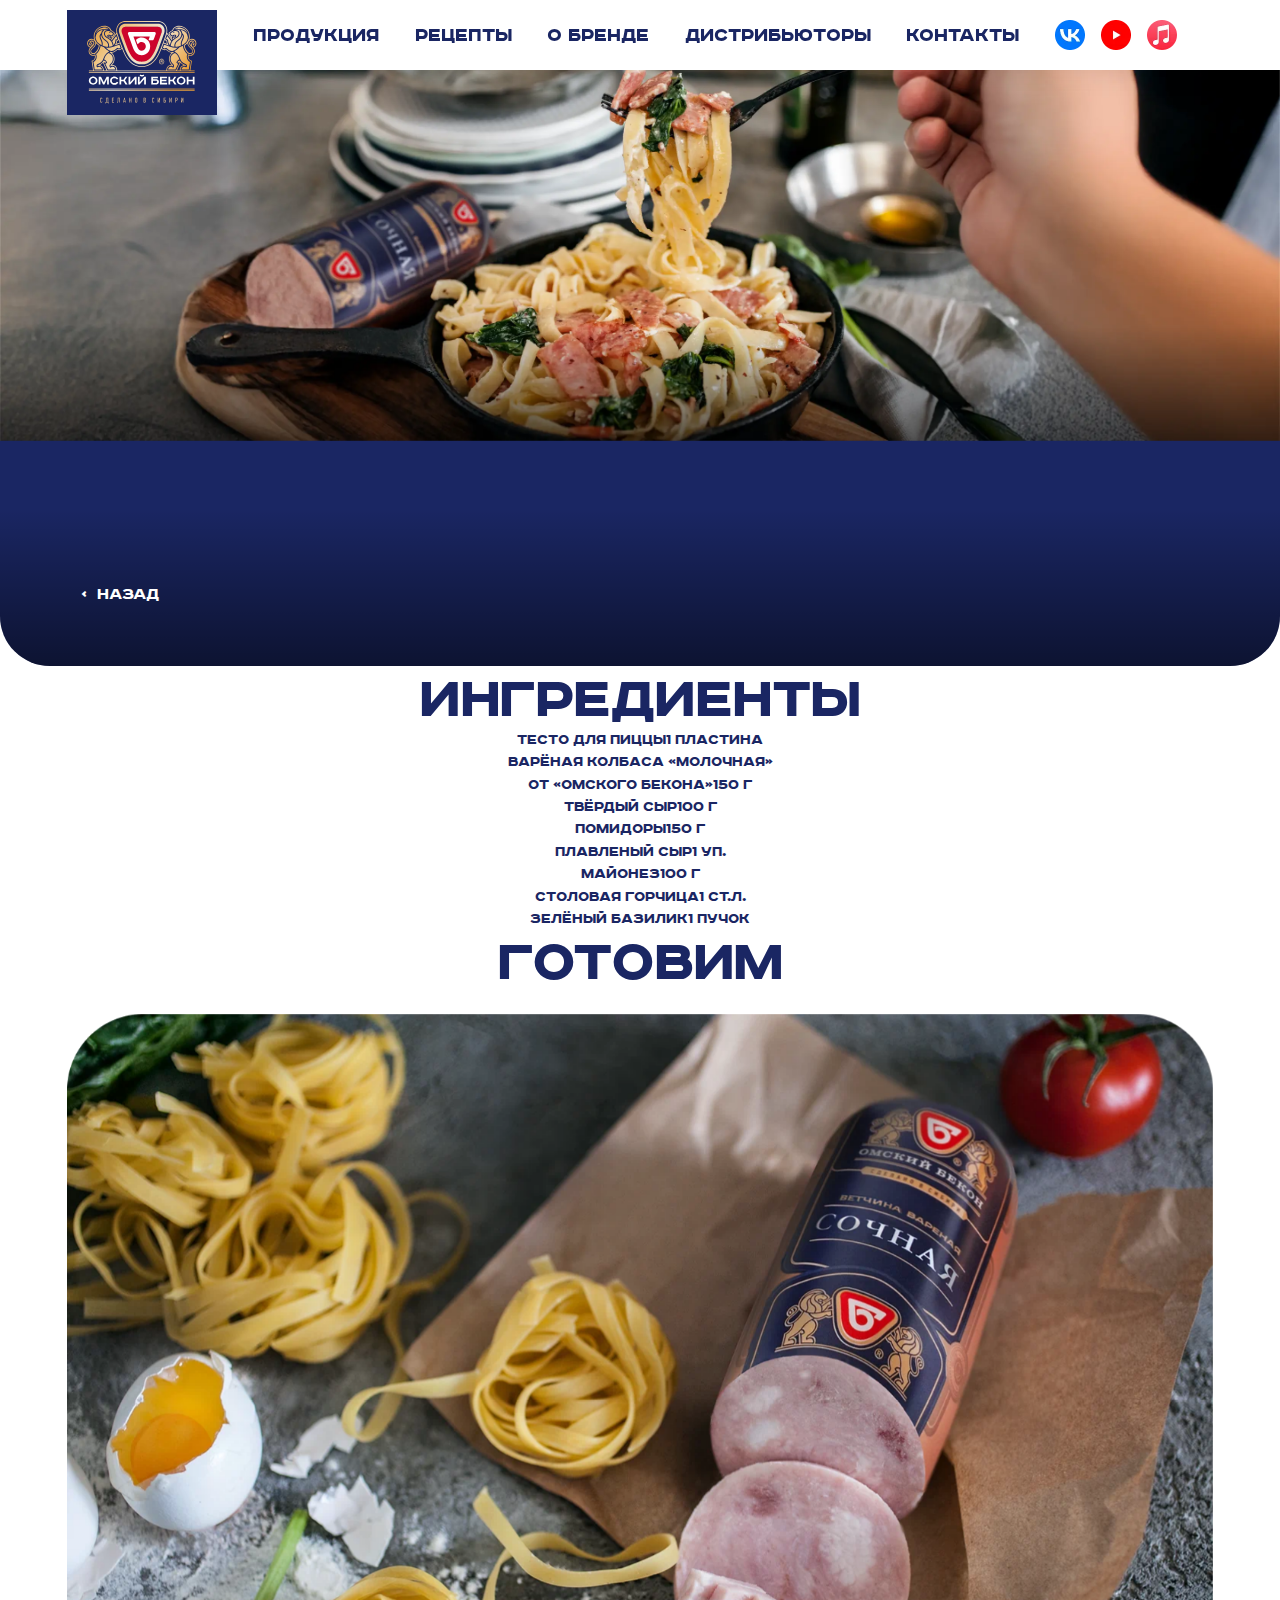
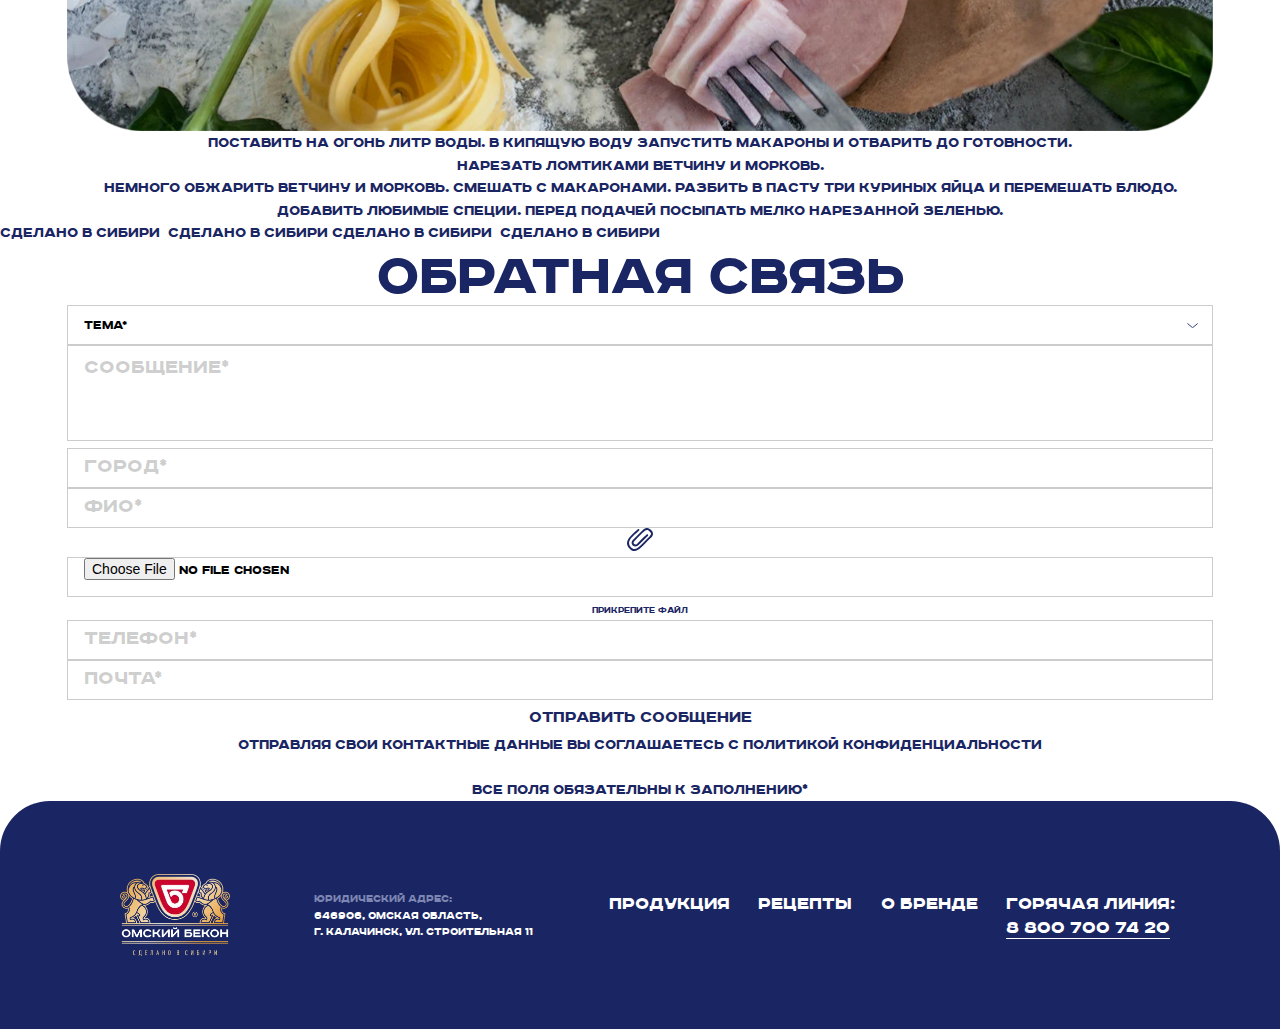
<file: recipes/pasta-s-vetchinoy/index.html>
<!DOCTYPE html>
<html lang="ru">
  <head>
    <meta charset="utf-8" />
    <link rel="icon" type="image/x-icon" href="./../../assets/img/favicon.ico" />
    <meta name="theme-color" content="#1A2663" />
    <meta name="description" content="Омский бекон" />
    <meta http-equiv="X-UA-Compatible" content="IE=edge" />
    <meta name="viewport" content="width=device-width, initial-scale=1.0" />
    <link rel="stylesheet" href="https://cdn.jsdelivr.net/npm/swiper@11/swiper-bundle.min.css" />
    <link rel="stylesheet" href="./../../assets/css/styles.min.css" />
    <title>Паста с ветчиной</title>
  </head>
  <body class="body night">
    <!--PRELOADER-->
    <div class="preloader" data-preloader>
      <span>
        <img src="./../../assets/img/favicon.svg" alt="" />
      </span>
    </div>

    <div class="fixed-button">
      <button class="button button--markets" data-popup-open="markets">Где купить</button>
    </div>

    <!--HEADER-->
    <header class="header">
      <div class="header__content">
        <div class="header__logo">
          <a href="./../../" class="logo" aria-label="Омский бекон">
            <img src="./../../assets/img/svg/logo.svg" alt="" width="80" height="66" loading="eager" />
          </a>
        </div>

        <nav class="navigation">
          <ul class="menu">
            <li><a href="./../../catalog" class="menu__link">Продукция</a></li>
            <li><a href="./../../recipes" class="menu__link active">Рецепты</a></li>
            <li><a href="./../../about" class="menu__link">О бренде</a></li>
            <li><a href="./../../distributors" class="menu__link">Дистрибьюторы</a></li>
            <li><a href="./../../contacts" class="menu__link">Контакты</a></li>
            <li>
              <ul class="socials">
                <li>
                  <a href="https://vk.com/omskiy.bacon" target="_blank"> <img src="./../../assets/img/socials/vk.webp" alt="" /> </a>
                </li>
                <li>
                  <a href="https://app.box.com/s/ecbi2021cj077xrbalwhabdpht4shzil" target="_blank">
                    <img src="./../../assets/img/socials/youtube.webp" alt="" />
                  </a>
                </li>
                <li>
                  <a href="https://music.yandex.ru/artist/7525778" target="_blank"> <img src="./../../assets/img/socials/vk_music.webp" alt="" /> </a>
                </li>
              </ul>
            </li>
          </ul>
        </nav>

        <button class="burger">
          <span>Меню бургер</span>
        </button>
      </div>
    </header>

    <main class="main">
      <!--ГЕРОЙ-->
      <section class="section section--hero recipe--hero">
        <div class="hero-image">
          <img src="./../../assets/img/recipes/2/hero.webp" alt="" />
        </div>
        <div class="container">
          <a href="./../" class="button go-back">&lt;&nbsp;&nbsp;Назад</a>
          <h1 class="title">Паста с&nbsp;ветчиной</h1>
        </div>
      </section>

      <!--ИНГРЕДИЕНТЫ-->
      <section class="section section--recipeIngredients">
        <div class="container">
          <h2 class="title title--h2">Ингредиенты</h2>

          <ul class="ingredients-list">
            <li><span>Тесто для пиццы</span><span>1 пластина</span></li>
            <li>
              <span>Варёная колбаса «Молочная» <br />от «Омского бекона»</span><span>150 г</span>
            </li>
            <li><span>Твёрдый сыр</span><span>100 г</span></li>
            <li><span>Помидоры</span><span>150 г</span></li>
            <li><span>Плавленый сыр</span><span>1 уп.</span></li>
            <li><span>Майонез</span><span>100 г</span></li>
            <li><span>Столовая горчица</span><span>1 ст.л.</span></li>
            <li><span>Зелёный базилик</span><span>1 пучок</span></li>
          </ul>
        </div>
      </section>

      <!--СЛАЙДЕР-->
      <section class="section section--slider" data-slider data-slides-per-view="1,1,1" data-slides-per-group="1,1,1" data-space-between="30,30,30">
        <div class="container">
          <h2 class="title">Готовим</h2>
          <div class="slider-arrows">
            <button data-arrow-prev class="swiper-arrow"></button>
            <button data-arrow-next class="swiper-arrow"></button>
          </div>
          <div class="resipe-steps-slider">
            <div class="swiper">
              <div class="swiper-wrapper">
                <div class="swiper-slide">
                  <img src="./../../assets/img/recipes/2/step1.webp" alt="" />
                </div>
                <div class="swiper-slide">
                  <img src="./../../assets/img/recipes/2/step2.webp" alt="" />
                </div>
                <div class="swiper-slide">
                  <img src="./../../assets/img/recipes/2/step3.webp" alt="" />
                </div>
                <div class="swiper-slide">
                  <img src="./../../assets/img/recipes/2/step4.webp" alt="" />
                </div>
              </div>
            </div>
          </div>

          <ol class="resipe-description">
            <li>Поставить на огонь литр воды. В кипящую воду запустить макароны и отварить до готовности.</li>
            <li>Нарезать ломтиками ветчину и морковь.</li>
            <li>Немного обжарить Ветчину и Морковь. смешать с макаронами. Разбить в пасту три куриных яйца и перемешать блюдо.</li>
            <li>Добавить любимые специи. Перед подачей посыпать мелко нарезанной зеленью.</li>
          </ol>
        </div>
      </section>

      <!--БЕГУЩАЯ СТРОКА-->
      <div class="marquee">
        <div class="marquee__inner">
          <span>СДЕЛАНО В СИБИРИ&nbsp;&nbsp;СДЕЛАНО В СИБИРИ</span>
          <span>СДЕЛАНО В СИБИРИ&nbsp;&nbsp;СДЕЛАНО В СИБИРИ</span>
        </div>
      </div>

      <!--ФОРМА ОБРАТНОЙ СВЯЗИ-->
      <section class="section section--callbcak">
        <div class="container">
          <h2 class="title title--h2">Обратная связь</h2>

          <script>
            // ОТПРАВКА ФОРМЫ КУДА ЛИБО
            const onCallbackFormSubmit = e => {
              e.preventDefault();
              popup.open('ok');
            };
          </script>

          <form action="#" enctype="multipart/form-data" class="form" novalidate onsubmit="onCallbackFormSubmit(event)">
            <label class="label">
              <select name="subject" class="input input--select placeholder" required>
                <option value="" disabled selected hidden>ТЕМА*</option>
                <option value="Тема 1">Тема 1</option>
                <option value="Тема 2">Тема 2</option>
                <option value="Тема 3">Тема 3</option>
              </select>
              <span class="input-icon">
                <svg width="14" height="7"><use href="#select-arrow" /></svg>
              </span>
            </label>
            <label class="label label--textarea">
              <textarea name="message" class="textarea" placeholder="Сообщение*" required></textarea>
            </label>
            <label class="label">
              <input type="text" name="city" class="input" placeholder="Город*" required />
            </label>
            <label class="label">
              <input type="text" name="name" class="input" placeholder="ФИО*" required />
            </label>
            <label class="label label--forFile">
              <svg width="26" height="23"><use href="#input-file" /></svg>
              <input type="file" name="file" class="input input--file" required />
              <span class="file-placeholder">ПРИКРЕПИТЕ ФАЙЛ</span>
            </label>
            <label class="label">
              <input type="tel" name="phone" class="input" placeholder="Телефон*" required />
            </label>
            <label class="label">
              <input type="email" name="email" class="input" placeholder="Почта*" required />
            </label>
            <div class="label label--forButton">
              <button type="submit" class="button full">Отправить сообщение</button>
            </div>

            <span class="form__info">
              Отправляя свои контактные данные вы соглашаетесь с&nbsp;<a href="#" target="_blank">политикой конфиденциальности</a>
              <br />
              <br class="show_in_tablet" />
              Все поля обязательны к заполнению*
            </span>
          </form>
        </div>
      </section>
    </main>

    <!--FOOTER-->
    <footer class="footer">
      <a href="./../../" class="logo" aria-label="Омский бекон">
        <img src="./../../assets/img/logo.webp" alt="" width="80" height="66" loading="eager" />
      </a>

      <address class="address">
        <span>Юридический адрес:</span>
        <a href="tel:88007007420">646906, Омская область, г.&nbsp;Калачинск, ул.&nbsp;Строительная 11</a>
      </address>

      <ul class="footer__menu">
        <li><a href="./../../catalog">Продукция</a></li>
        <li><a href="./../../recipes">Рецепты</a></li>
        <li><a href="./../../about">О бренде</a></li>
        <li>
          <span>Горячая линия:&nbsp;</span><br />
          <a href="tel:88007007420">8 800 700 74 20</a>
        </li>
      </ul>
    </footer>

    <!--POPUPS-->
    <div class="backdrop" data-backdrop>
      <div class="popup" data-popup>
        <!--popup markets-->
        <div class="popup-content" id="markets">
          <button class="popup-close" data-popup-close></button>
          <h2 class="popup-title">Где купить</h2>
          <ul class="markets-list custom-scrollbar">
            <li>
              <a href=""><img src="./../../assets/img/markets/omsk_becon.webp" alt="" target="_blank" /></a>
            </li>
            <li>
              <a href=""><img src="./../../assets/img/markets/samokat.webp" alt="" target="_blank" /></a>
            </li>
            <li>
              <a href=""><img src="./../../assets/img/markets/kuper.webp" alt="" target="_blank" /></a>
            </li>
            <li>
              <a href=""><img src="./../../assets/img/markets/yandex_lavka.webp" alt="" target="_blank" /></a>
            </li>
            <li>
              <a href=""><img src="./../../assets/img/markets/metro.webp" alt="" target="_blank" /></a>
            </li>
            <li>
              <a href=""><img src="./../../assets/img/markets/lenta.webp" alt="" target="_blank" /></a>
            </li>
            <li>
              <a href=""><img src="./../../assets/img/markets/okey.webp" alt="" target="_blank" /></a>
            </li>
            <li>
              <a href=""><img src="./../../assets/img/markets/perekrestok.webp" alt="" target="_blank" /></a>
            </li>
            <li>
              <a href=""><img src="./../../assets/img/markets/magnit.webp" alt="" target="_blank" /></a>
            </li>
            <li>
              <a href=""><img src="./../../assets/img/markets/pyaterochka.webp" alt="" target="_blank" /></a>
            </li>
            <li>
              <a href=""><img src="./../../assets/img/markets/yarche.webp" alt="" target="_blank" /></a>
            </li>
            <li>
              <a href=""><img src="./../../assets/img/markets/spar.webp" alt="" target="_blank" /></a>
            </li>
            <li>
              <a href=""><img src="./../../assets/img/markets/bistronom.webp" alt="" target="_blank" /></a>
            </li>
            <li>
              <a href=""><img src="./../../assets/img/markets/monetka.webp" alt="" target="_blank" /></a>
            </li>
            <li>
              <a href=""><img src="./../../assets/img/markets/begemag.webp" alt="" target="_blank" /></a>
            </li>
            <li>
              <a href=""><img src="./../../assets/img/markets/anix.webp" alt="" target="_blank" /></a>
            </li>
            <li>
              <a href=""><img src="./../../assets/img/markets/maria_ra.webp" alt="" target="_blank" /></a>
            </li>
            <li>
              <a href=""><img src="./../../assets/img/markets/ashan.webp" alt="" target="_blank" /></a>
            </li>
          </ul>
        </div>

        <!--popup form send secsses-->
        <div class="popup-content" id="ok">
          <button class="popup-close" data-popup-close></button>
          <h2 class="popup-title">Сообщение отправлено</h2>
          <p class="popup-subtitle">Наш менеджер свяжется с&nbsp;Вами&nbsp;в&nbsp;ближайшее время</p>
          <button class="button small" data-popup-close>Закрыть</button>
        </div>
      </div>
    </div>

    <svg xmlns="http://www.w3.org/2000/svg" style="display: none">
      <symbol id="select-arrow" viewBox="0 0 23 14" preserveAspectRatio="none" fill="none">
        <path d="M1 1.25L11.5 11.75L22 1.25" stroke="currentColor" stroke-width="2" />
      </symbol>

      <symbol id="input-file" viewBox="0 0 26 23" preserveAspectRatio="none" fill="none">
        <path
          d="M5.12577 6.41053C6.98648 4.60412 8.95978 2.89392 10.8959 1.16425C11.8466 0.596099 12.8785 1.78396 12.1078 2.58808C8.44092 6.77365 -1.93168 12.4598 3.69223 18.9065C6.35386 21.9569 8.95166 21.4781 11.8164 19.0257C15.597 15.7885 18.9737 11.5812 22.7288 8.25933C23.4728 7.38075 24.3736 6.12073 23.9116 4.90881C23.7189 4.4048 21.9836 2.68659 21.4868 2.37617C19.2952 1.00503 17.0898 3.48384 15.5831 4.87445C12.6336 7.59724 9.8884 10.572 7.05497 13.4117C5.56686 15.5881 7.93947 17.564 9.94876 15.9237C12.5663 13.4712 15.0004 10.8206 17.6133 8.367C17.9813 8.02221 19.7317 6.32577 19.9697 6.22382C20.788 5.87216 21.6168 6.97296 21.0399 7.74043C17.8942 10.5766 15.0445 14.0176 11.8745 16.7943C10.1647 18.2914 8.15421 19.2948 6.06715 17.7072C4.13912 16.241 4.19136 13.627 5.77464 11.9203C9.25114 8.8481 12.3748 4.9489 15.8745 1.95578C19.1699 -0.863237 21.7862 -0.614669 24.6417 2.58579C26.7961 5.0016 26.1763 7.23184 24.2366 9.5205C20.5547 12.871 17.2035 16.8183 13.4995 20.1161C9.66901 23.5274 5.88608 24.3567 2.18207 20.1677C-2.43778 14.9409 1.10604 10.312 5.12461 6.41168L5.12577 6.41053Z"
          fill="currentColor"
        />
      </symbol>
    </svg>
    <script src="https://cdn.jsdelivr.net/npm/swiper@11/swiper-bundle.min.js"></script>
    <script src="./../../assets/js/forms.js" type="module"></script>
    <script src="./../../assets/js/scripts.js" type="module"></script>
  </body>
</html>
</file>
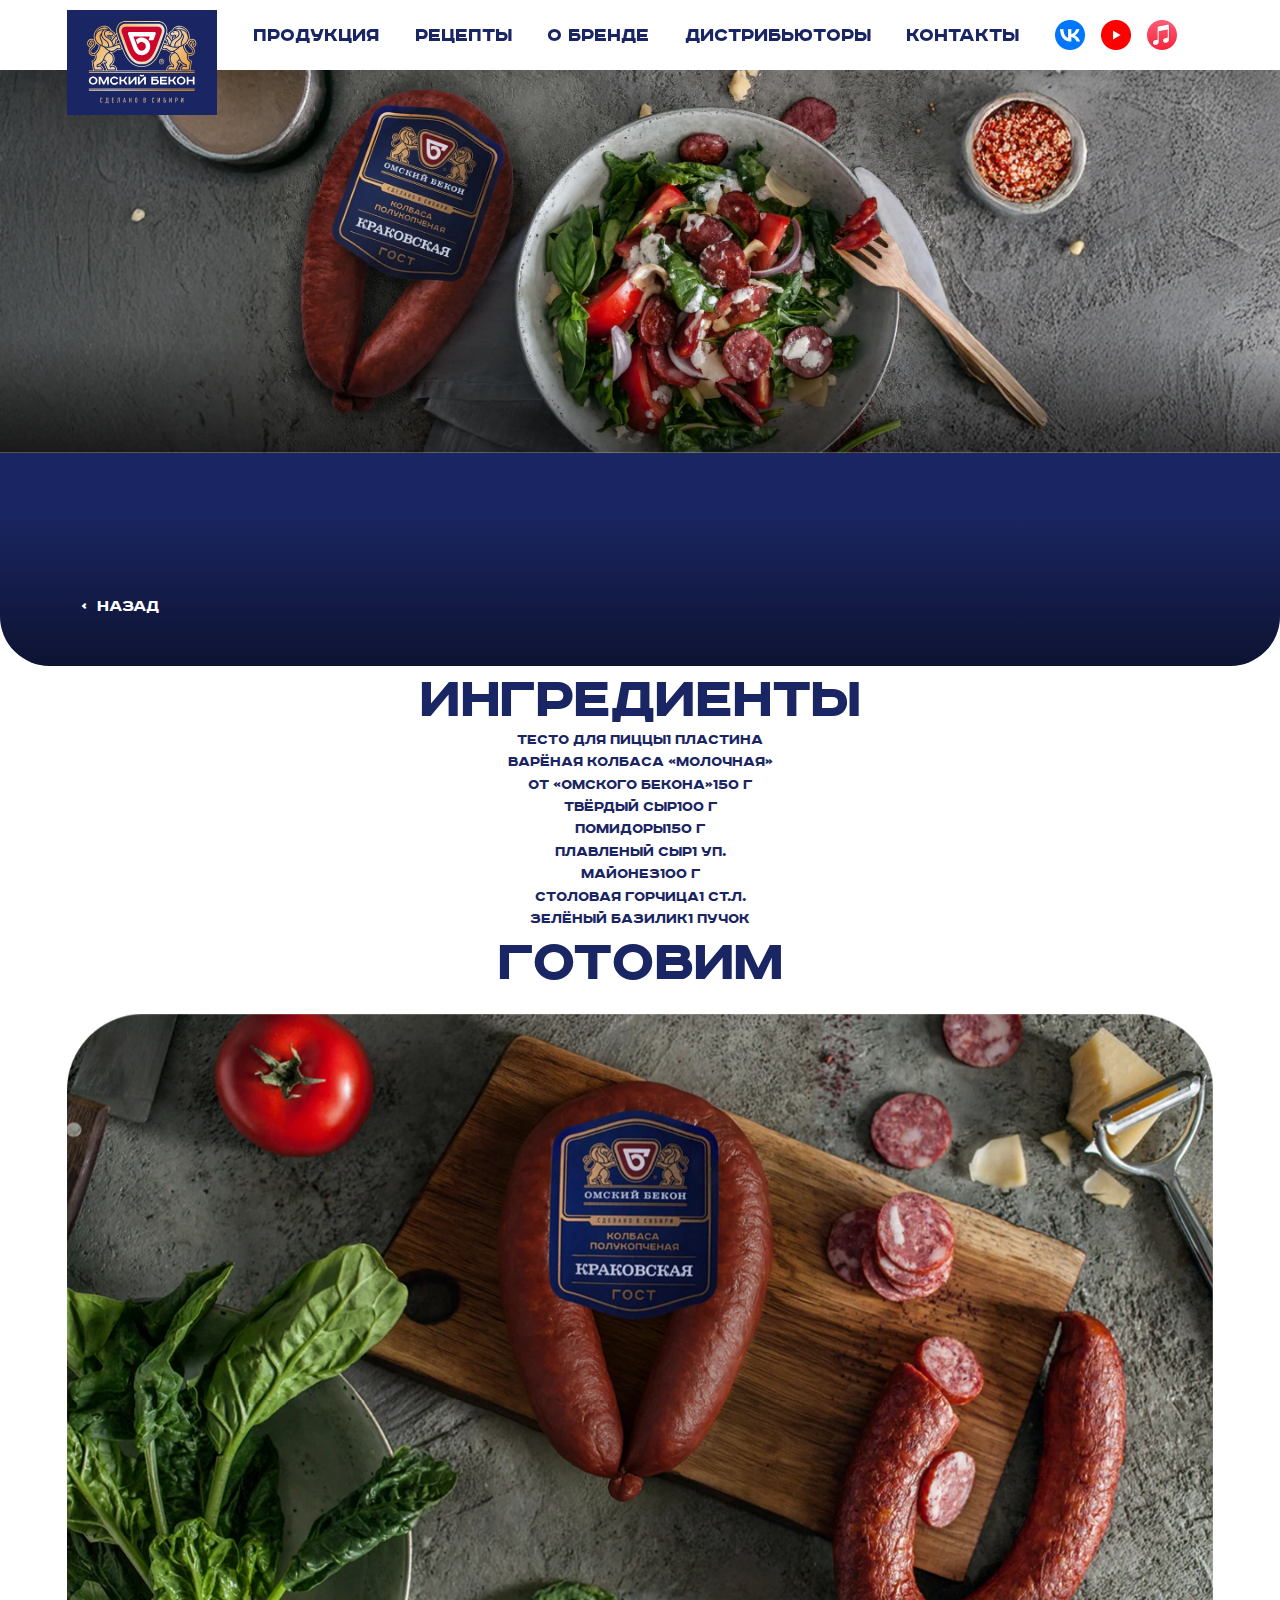
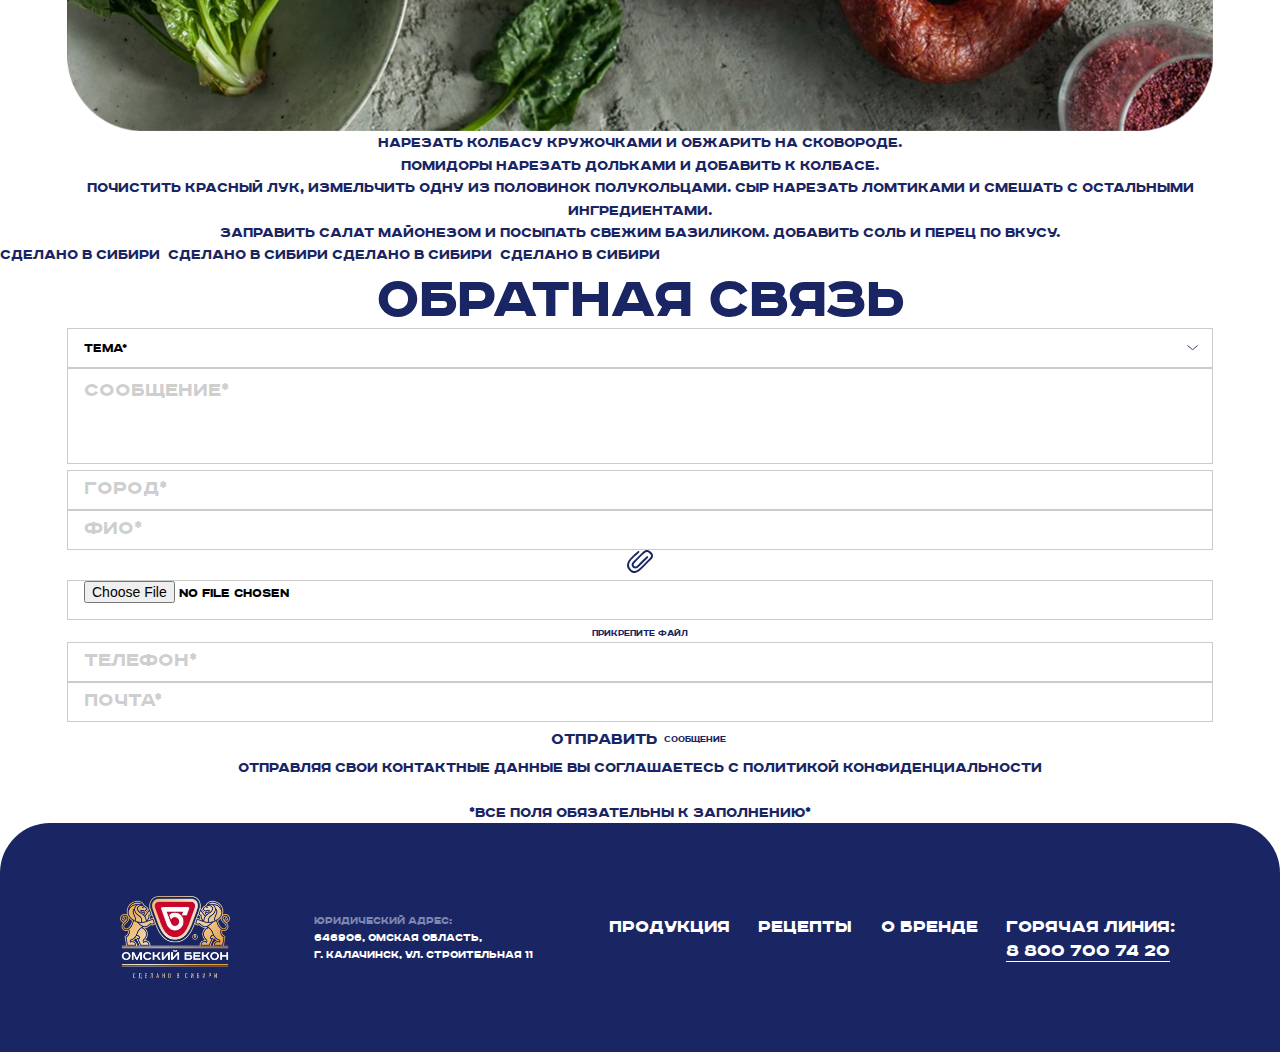
<file: recipes/salat-s-ovoshami-i-kapchonoy-kolbasoy/index.html>
<!DOCTYPE html>
<html lang="ru">
  <head>
    <meta charset="utf-8" />
    <link rel="icon" type="image/x-icon" href="./../../assets/img/favicon.ico" />
    <meta name="theme-color" content="#1A2663" />
    <meta name="description" content="Омский бекон" />
    <meta http-equiv="X-UA-Compatible" content="IE=edge" />
    <meta name="viewport" content="width=device-width, initial-scale=1.0" />
    <link rel="stylesheet" href="https://cdn.jsdelivr.net/npm/swiper@11/swiper-bundle.min.css" />
    <link rel="stylesheet" href="./../../assets/css/styles.min.css" />
    <title>Теплый салат с овощами и копченой колбасой</title>
  </head>
  <body class="body night">
    <!--PRELOADER-->
    <div class="preloader" data-preloader>
      <span>
        <img src="./../../assets/img/favicon.svg" alt="" />
      </span>
    </div>

    <div class="fixed-button">
      <button class="button button--markets" data-popup-open="markets">Где купить</button>
    </div>

    <!--HEADER-->
    <header class="header">
      <div class="header__content">
        <div class="header__logo">
          <a href="./../../" class="logo" aria-label="Омский бекон">
            <img src="./../../assets/img/svg/logo.svg" alt="" width="80" height="66" loading="eager" />
          </a>
        </div>

        <nav class="navigation">
          <ul class="menu">
            <li><a href="./../../catalog" class="menu__link">Продукция</a></li>
            <li><a href="./../../recipes" class="menu__link active">Рецепты</a></li>
            <li><a href="./../../about" class="menu__link">О бренде</a></li>
            <li><a href="./../../distributors" class="menu__link">Дистрибьюторы</a></li>
            <li><a href="./../../contacts" class="menu__link">Контакты</a></li>
            <li>
              <ul class="socials">
                <li>
                  <a href="https://vk.com/omskiy.bacon" target="_blank"> <img src="./../../assets/img/socials/vk.webp" alt="" /> </a>
                </li>
                <li>
                  <a href="https://app.box.com/s/ecbi2021cj077xrbalwhabdpht4shzil" target="_blank">
                    <img src="./../../assets/img/socials/youtube.webp" alt="" />
                  </a>
                </li>
                <li>
                  <a href="https://music.yandex.ru/artist/7525778" target="_blank"> <img src="./../../assets/img/socials/vk_music.webp" alt="" /> </a>
                </li>
              </ul>
            </li>
          </ul>
        </nav>

        <button class="burger">
          <span>Меню бургер</span>
        </button>
      </div>
    </header>

    <main class="main">
      <!--ГЕРОЙ-->
      <section class="section section--hero recipe--hero">
        <div class="hero-image">
          <img src="./../../assets/img/recipes/4/hero.webp" alt="" />
        </div>
        <div class="container">
          <a href="./../" class="button go-back">&lt;&nbsp;&nbsp;Назад</a>
          <h1 class="title">Теплый салат с&nbsp;овощами и&nbsp;копченой колбасой</h1>
        </div>
      </section>

      <!--ИНГРЕДИЕНТЫ-->
      <section class="section section--recipeIngredients">
        <div class="container">
          <h2 class="title title--h2">Ингредиенты</h2>

          <ul class="ingredients-list">
            <li><span>Тесто для пиццы</span><span>1 пластина</span></li>
            <li>
              <span>Варёная колбаса «Молочная» <br />от «Омского бекона»</span><span>150 г</span>
            </li>
            <li><span>Твёрдый сыр</span><span>100 г</span></li>
            <li><span>Помидоры</span><span>150 г</span></li>
            <li><span>Плавленый сыр</span><span>1 уп.</span></li>
            <li><span>Майонез</span><span>100 г</span></li>
            <li><span>Столовая горчица</span><span>1 ст.л.</span></li>
            <li><span>Зелёный базилик</span><span>1 пучок</span></li>
          </ul>
        </div>
      </section>

      <!--СЛАЙДЕР-->
      <section class="section section--slider" data-slider data-slides-per-view="1,1,1" data-slides-per-group="1,1,1" data-space-between="30,30,24">
        <div class="container">
          <h2 class="title">Готовим</h2>
          <div class="slider-arrows">
            <button data-arrow-prev class="swiper-arrow"></button>
            <button data-arrow-next class="swiper-arrow"></button>
          </div>
          <div class="resipe-steps-slider">
            <div class="swiper">
              <div class="swiper-wrapper">
                <div class="swiper-slide">
                  <img src="./../../assets/img/recipes/4/step1.webp" alt="" />
                </div>
                <div class="swiper-slide">
                  <img src="./../../assets/img/recipes/4/step2.webp" alt="" />
                </div>
                <div class="swiper-slide">
                  <img src="./../../assets/img/recipes/4/step3.webp" alt="" />
                </div>
                <div class="swiper-slide">
                  <img src="./../../assets/img/recipes/4/step4.webp" alt="" />
                </div>
              </div>
            </div>
          </div>

          <ol class="resipe-description">
            <li>Нарезать колбасу кружочками и обжарить на сковороде.</li>
            <li>Помидоры нарезать дольками и добавить к колбасе.</li>
            <li>Почистить красный лук, измельчить одну из половинок полукольцами. Сыр нарезать ломтиками и смешать с остальными ингредиентами.</li>
            <li>Заправить салат майонезом и посыпать свежим базиликом. Добавить соль и перец по вкусу.</li>
          </ol>
        </div>
      </section>

      <!--БЕГУЩАЯ СТРОКА-->
      <div class="marquee">
        <div class="marquee__inner">
          <span>СДЕЛАНО В СИБИРИ&nbsp;&nbsp;СДЕЛАНО В СИБИРИ</span>
          <span>СДЕЛАНО В СИБИРИ&nbsp;&nbsp;СДЕЛАНО В СИБИРИ</span>
        </div>
      </div>

      <!--ФОРМА ОБРАТНОЙ СВЯЗИ-->
      <section class="section section--callbcak">
        <div class="container">
          <h2 class="title title--h2">Обратная связь</h2>

          <script>
            // ОТПРАВКА ФОРМЫ КУДА ЛИБО
            const onCallbackFormSubmit = e => {
              e.preventDefault();
              popup.open('ok');
            };
          </script>

          <form action="#" enctype="multipart/form-data" class="form" novalidate onsubmit="onCallbackFormSubmit(event)">
            <label class="label">
              <select name="subject" class="input input--select placeholder" required>
                <option value="" disabled selected hidden>ТЕМА*</option>
                <option value="Тема 1">Тема 1</option>
                <option value="Тема 2">Тема 2</option>
                <option value="Тема 3">Тема 3</option>
              </select>
              <span class="input-icon">
                <svg width="14" height="7"><use href="#select-arrow" /></svg>
              </span>
            </label>
            <label class="label label--textarea">
              <textarea name="message" class="textarea" placeholder="Сообщение*" required></textarea>
            </label>
            <label class="label">
              <input type="text" name="city" class="input" placeholder="Город*" required />
            </label>
            <label class="label">
              <input type="text" name="name" class="input" placeholder="ФИО*" required />
            </label>
            <label class="label label--forFile">
              <svg width="26" height="23"><use href="#input-file" /></svg>
              <input type="file" name="file" class="input input--file" required />
              <span class="file-placeholder">ПРИКРЕПИТЕ ФАЙЛ</span>
            </label>
            <label class="label">
              <input type="tel" name="phone" class="input" placeholder="Телефон*" required />
            </label>
            <label class="label">
              <input type="email" name="email" class="input" placeholder="Почта*" required />
            </label>
            <div class="label label--forButton">
              <button type="submit" class="button full">Отправить <span class="only-in-desctop">&nbsp;сообщение</span></button>
            </div>

            <span class="form__info">
              Отправляя свои контактные данные вы соглашаетесь с&nbsp;<a href="./../../assets/pdf/policy.pdf" target="_blank"
                >политикой конфиденциальности</a
              >
              <br />
              <br class="show_in_tablet" />
              *Все поля обязательны к заполнению*
            </span>
          </form>
        </div>
      </section>
    </main>

    <!--FOOTER-->
    <footer class="footer">
      <a href="./../../" class="logo" aria-label="Омский бекон">
        <img src="./../../assets/img/logo.webp" alt="" width="80" height="66" loading="eager" />
      </a>

      <address class="address">
        <span>Юридический адрес:</span>
        <a href="tel:88007007420">646906, Омская область, г.&nbsp;Калачинск, ул.&nbsp;Строительная 11</a>
      </address>

      <ul class="footer__menu">
        <li><a href="./../../catalog">Продукция</a></li>
        <li><a href="./../../recipes">Рецепты</a></li>
        <li><a href="./../../about">О бренде</a></li>
        <li>
          <span>Горячая линия:&nbsp;</span><br />
          <a href="tel:88007007420">8 800 700 74 20</a>
        </li>
      </ul>
    </footer>

    <!--POPUPS-->
    <div class="backdrop" data-backdrop>
      <div class="popup" data-popup>
        <!--popup markets-->
        <div class="popup-content" id="markets">
          <button class="popup-close" data-popup-close></button>
          <h2 class="popup-title">Где купить</h2>
          <ul class="markets-list custom-scrollbar">
            <li>
              <a href=""><img src="./../../assets/img/markets/omsk_becon.webp" alt="" target="_blank" /></a>
            </li>
            <li>
              <a href=""><img src="./../../assets/img/markets/samokat.webp" alt="" target="_blank" /></a>
            </li>
            <li>
              <a href=""><img src="./../../assets/img/markets/kuper.webp" alt="" target="_blank" /></a>
            </li>
            <li>
              <a href=""><img src="./../../assets/img/markets/yandex_lavka.webp" alt="" target="_blank" /></a>
            </li>
            <li>
              <a href=""><img src="./../../assets/img/markets/metro.webp" alt="" target="_blank" /></a>
            </li>
            <li>
              <a href=""><img src="./../../assets/img/markets/lenta.webp" alt="" target="_blank" /></a>
            </li>
            <li>
              <a href=""><img src="./../../assets/img/markets/okey.webp" alt="" target="_blank" /></a>
            </li>
            <li>
              <a href=""><img src="./../../assets/img/markets/perekrestok.webp" alt="" target="_blank" /></a>
            </li>
            <li>
              <a href=""><img src="./../../assets/img/markets/magnit.webp" alt="" target="_blank" /></a>
            </li>
            <li>
              <a href=""><img src="./../../assets/img/markets/pyaterochka.webp" alt="" target="_blank" /></a>
            </li>
            <li>
              <a href=""><img src="./../../assets/img/markets/yarche.webp" alt="" target="_blank" /></a>
            </li>
            <li>
              <a href=""><img src="./../../assets/img/markets/spar.webp" alt="" target="_blank" /></a>
            </li>
            <li>
              <a href=""><img src="./../../assets/img/markets/bistronom.webp" alt="" target="_blank" /></a>
            </li>
            <li>
              <a href=""><img src="./../../assets/img/markets/monetka.webp" alt="" target="_blank" /></a>
            </li>
            <li>
              <a href=""><img src="./../../assets/img/markets/begemag.webp" alt="" target="_blank" /></a>
            </li>
            <li>
              <a href=""><img src="./../../assets/img/markets/anix.webp" alt="" target="_blank" /></a>
            </li>
            <li>
              <a href=""><img src="./../../assets/img/markets/maria_ra.webp" alt="" target="_blank" /></a>
            </li>
            <li>
              <a href=""><img src="./../../assets/img/markets/ashan.webp" alt="" target="_blank" /></a>
            </li>
          </ul>
        </div>

        <!--popup form send secsses-->
        <div class="popup-content" id="ok">
          <button class="popup-close" data-popup-close></button>
          <h2 class="popup-title">Сообщение отправлено</h2>
          <p class="popup-subtitle">Наш менеджер свяжется с&nbsp;Вами&nbsp;в&nbsp;ближайшее время</p>
          <button class="button small" data-popup-close>Закрыть</button>
        </div>
      </div>
    </div>

    <svg xmlns="http://www.w3.org/2000/svg" style="display: none">
      <symbol id="select-arrow" viewBox="0 0 23 14" preserveAspectRatio="none" fill="none">
        <path d="M1 1.25L11.5 11.75L22 1.25" stroke="currentColor" stroke-width="2" />
      </symbol>

      <symbol id="input-file" viewBox="0 0 26 23" preserveAspectRatio="none" fill="none">
        <path
          d="M5.12577 6.41053C6.98648 4.60412 8.95978 2.89392 10.8959 1.16425C11.8466 0.596099 12.8785 1.78396 12.1078 2.58808C8.44092 6.77365 -1.93168 12.4598 3.69223 18.9065C6.35386 21.9569 8.95166 21.4781 11.8164 19.0257C15.597 15.7885 18.9737 11.5812 22.7288 8.25933C23.4728 7.38075 24.3736 6.12073 23.9116 4.90881C23.7189 4.4048 21.9836 2.68659 21.4868 2.37617C19.2952 1.00503 17.0898 3.48384 15.5831 4.87445C12.6336 7.59724 9.8884 10.572 7.05497 13.4117C5.56686 15.5881 7.93947 17.564 9.94876 15.9237C12.5663 13.4712 15.0004 10.8206 17.6133 8.367C17.9813 8.02221 19.7317 6.32577 19.9697 6.22382C20.788 5.87216 21.6168 6.97296 21.0399 7.74043C17.8942 10.5766 15.0445 14.0176 11.8745 16.7943C10.1647 18.2914 8.15421 19.2948 6.06715 17.7072C4.13912 16.241 4.19136 13.627 5.77464 11.9203C9.25114 8.8481 12.3748 4.9489 15.8745 1.95578C19.1699 -0.863237 21.7862 -0.614669 24.6417 2.58579C26.7961 5.0016 26.1763 7.23184 24.2366 9.5205C20.5547 12.871 17.2035 16.8183 13.4995 20.1161C9.66901 23.5274 5.88608 24.3567 2.18207 20.1677C-2.43778 14.9409 1.10604 10.312 5.12461 6.41168L5.12577 6.41053Z"
          fill="currentColor"
        />
      </symbol>
    </svg>
    <script src="https://cdn.jsdelivr.net/npm/swiper@11/swiper-bundle.min.js"></script>
    <script src="./../../assets/js/forms.js" type="module"></script>
    <script src="./../../assets/js/scripts.js" type="module"></script>
  </body>
</html>
</file>
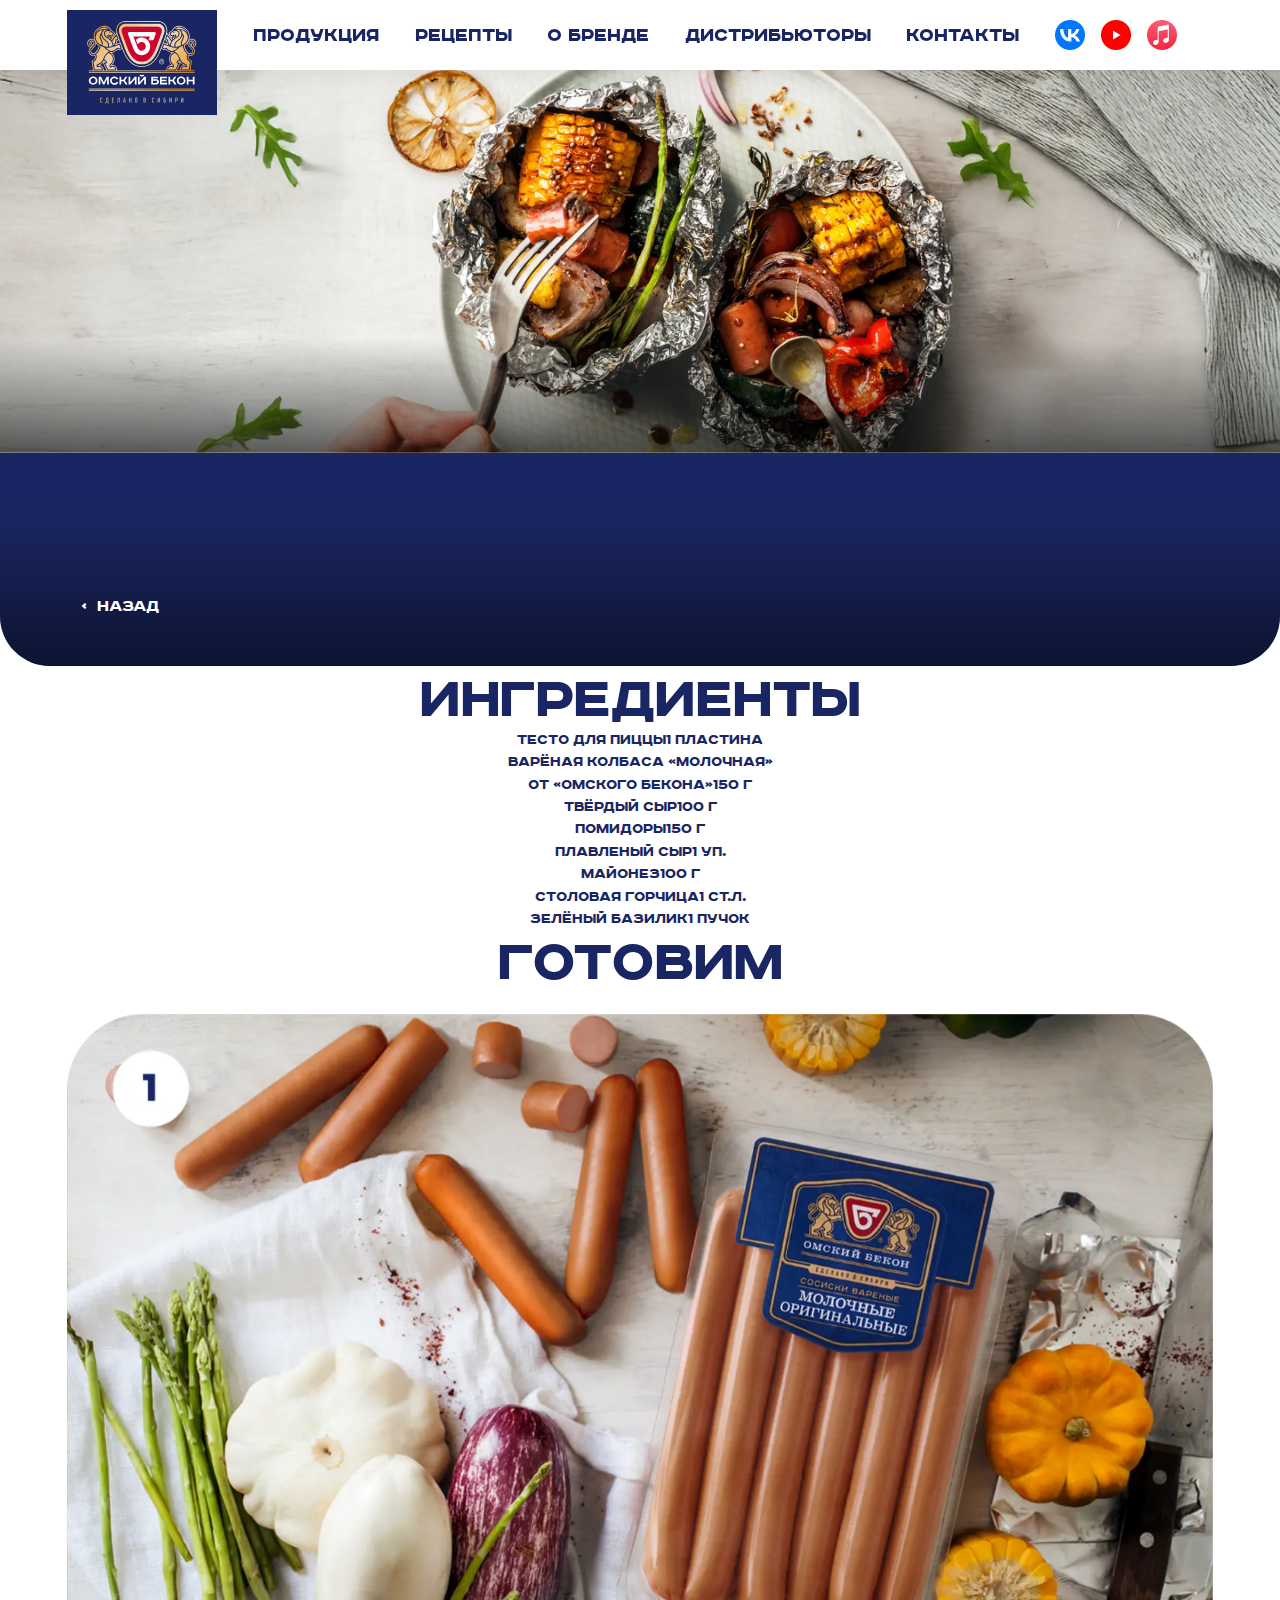
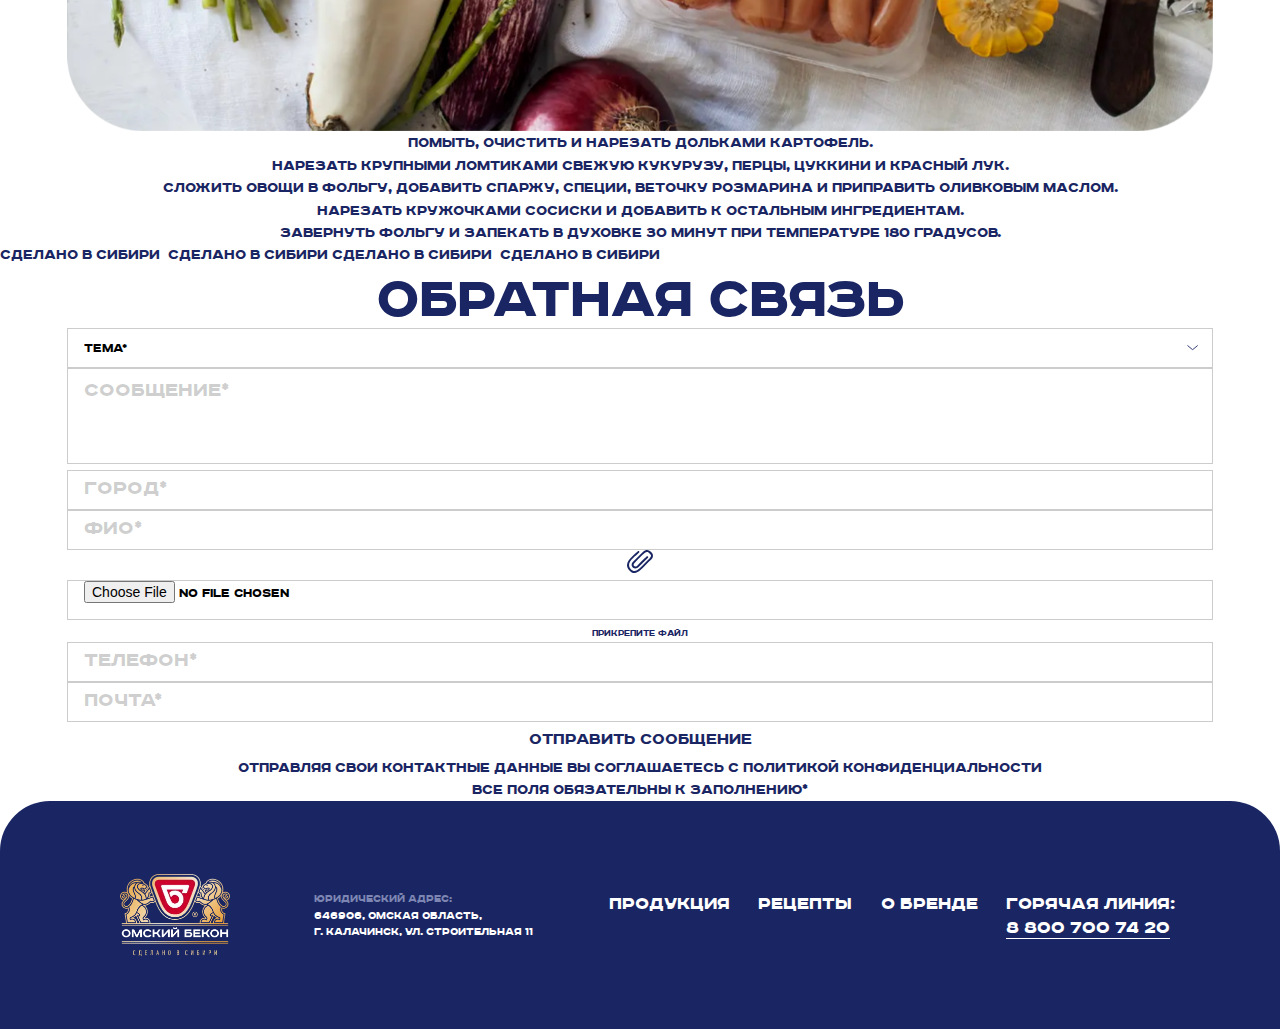
<file: recipes/sosiski-s-ovoshami-v-folge/index.html>
<!DOCTYPE html>
<html lang="ru">
  <head>
    <meta charset="utf-8" />
    <link rel="icon" type="image/x-icon" href="./../../assets/img/favicon.ico" />
    <meta name="theme-color" content="#1A2663" />
    <meta name="description" content="Омский бекон" />
    <meta http-equiv="X-UA-Compatible" content="IE=edge" />
    <meta name="viewport" content="width=device-width, initial-scale=1.0" />
    <link rel="stylesheet" href="https://cdn.jsdelivr.net/npm/swiper@11/swiper-bundle.min.css" />
    <link rel="stylesheet" href="./../../assets/css/styles.min.css" />
    <title>Сосиски с овощами в фольге</title>
  </head>
  <body class="body night">
    <!--PRELOADER-->
    <div class="preloader" data-preloader>
      <span>
        <img src="./../../assets/img/favicon.svg" alt="" />
      </span>
    </div>

    <div class="fixed-button">
      <button class="button button--markets" data-popup-open="markets">Где купить</button>
    </div>

    <!--HEADER-->
    <header class="header">
      <div class="header__content">
        <div class="header__logo">
          <a href="./../../" class="logo" aria-label="Омский бекон">
            <img src="./../../assets/img/svg/logo.svg" alt="" width="80" height="66" loading="eager" />
          </a>
        </div>

        <nav class="navigation">
          <ul class="menu">
            <li><a href="./../../catalog" class="menu__link">Продукция</a></li>
            <li><a href="./../../recipes" class="menu__link active">Рецепты</a></li>
            <li><a href="./../../about" class="menu__link">О бренде</a></li>
            <li><a href="./../../distributors" class="menu__link">Дистрибьюторы</a></li>
            <li><a href="./../../contacts" class="menu__link">Контакты</a></li>
            <li>
              <ul class="socials">
                <li>
                  <a href="https://vk.com/omskiy.bacon" target="_blank"> <img src="./../../assets/img/socials/vk.webp" alt="" /> </a>
                </li>
                <li>
                  <a href="https://app.box.com/s/ecbi2021cj077xrbalwhabdpht4shzil" target="_blank">
                    <img src="./../../assets/img/socials/youtube.webp" alt="" />
                  </a>
                </li>
                <li>
                  <a href="https://music.yandex.ru/artist/7525778" target="_blank"> <img src="./../../assets/img/socials/vk_music.webp" alt="" /> </a>
                </li>
              </ul>
            </li>
          </ul>
        </nav>

        <button class="burger">
          <span>Меню бургер</span>
        </button>
      </div>
    </header>

    <main class="main">
      <!--ГЕРОЙ-->
      <section class="section section--hero recipe--hero">
        <div class="hero-image">
          <img src="./../../assets/img/recipes/5/hero.webp" alt="" />
        </div>
        <div class="container">
          <a href="./../" class="button go-back">&lt;&nbsp;&nbsp;Назад</a>
          <h1 class="title">Сосиски с овощами в&nbsp;фольге</h1>
        </div>
      </section>

      <!--ИНГРЕДИЕНТЫ-->
      <section class="section section--recipeIngredients">
        <div class="container">
          <h2 class="title title--h2">Ингредиенты</h2>

          <ul class="ingredients-list">
            <li><span>Тесто для пиццы</span><span>1 пластина</span></li>
            <li>
              <span>Варёная колбаса «Молочная» <br />от «Омского бекона»</span><span>150 г</span>
            </li>
            <li><span>Твёрдый сыр</span><span>100 г</span></li>
            <li><span>Помидоры</span><span>150 г</span></li>
            <li><span>Плавленый сыр</span><span>1 уп.</span></li>
            <li><span>Майонез</span><span>100 г</span></li>
            <li><span>Столовая горчица</span><span>1 ст.л.</span></li>
            <li><span>Зелёный базилик</span><span>1 пучок</span></li>
          </ul>
        </div>
      </section>

      <!--СЛАЙДЕР-->
      <section class="section section--slider" data-slider data-slides-per-view="1,1,1" data-slides-per-group="1,1,1" data-space-between="30,30,30">
        <div class="container">
          <h2 class="title">Готовим</h2>
          <div class="slider-arrows">
            <button data-arrow-prev class="swiper-arrow"></button>
            <button data-arrow-next class="swiper-arrow"></button>
          </div>
          <div class="resipe-steps-slider">
            <div class="swiper">
              <div class="swiper-wrapper">
                <div class="swiper-slide">
                  <img src="./../../assets/img/recipes/5/step1.webp" alt="" />
                </div>
                <div class="swiper-slide">
                  <img src="./../../assets/img/recipes/5/step2.webp" alt="" />
                </div>
                <div class="swiper-slide">
                  <img src="./../../assets/img/recipes/5/step3.webp" alt="" />
                </div>
                <div class="swiper-slide">
                  <img src="./../../assets/img/recipes/5/step4.webp" alt="" />
                </div>
              </div>
            </div>
          </div>

          <ol class="resipe-description">
            <li>Помыть, очистить и нарезать дольками картофель.</li>
            <li>Нарезать крупными ломтиками свежую кукурузу, перцы, цуккини и красный лук.</li>
            <li>Сложить овощи в фольгу, добавить спаржу, специи, веточку розмарина и приправить оливковым маслом.</li>
            <li>Нарезать кружочками сосиски и добавить к остальным ингредиентам.</li>
            <li>Завернуть фольгу и запекать в духовке 30 минут при температуре 180 градусов.</li>
          </ol>
        </div>
      </section>

      <!--БЕГУЩАЯ СТРОКА-->
      <div class="marquee">
        <div class="marquee__inner">
          <span>СДЕЛАНО В СИБИРИ&nbsp;&nbsp;СДЕЛАНО В СИБИРИ</span>
          <span>СДЕЛАНО В СИБИРИ&nbsp;&nbsp;СДЕЛАНО В СИБИРИ</span>
        </div>
      </div>

      <!--ФОРМА ОБРАТНОЙ СВЯЗИ-->
      <section class="section section--callbcak">
        <div class="container">
          <h2 class="title title--h2">Обратная связь</h2>

          <script>
            // ОТПРАВКА ФОРМЫ КУДА ЛИБО
            const onCallbackFormSubmit = e => {
              e.preventDefault();
              popup.open('ok');
            };
          </script>

          <form action="#" enctype="multipart/form-data" class="form" novalidate onsubmit="onCallbackFormSubmit(event)">
            <label class="label">
              <select name="subject" class="input input--select placeholder" required>
                <option value="" disabled selected hidden>ТЕМА*</option>
                <option value="Тема 1">Тема 1</option>
                <option value="Тема 2">Тема 2</option>
                <option value="Тема 3">Тема 3</option>
              </select>
              <span class="input-icon">
                <svg width="14" height="7"><use href="#select-arrow" /></svg>
              </span>
            </label>
            <label class="label label--textarea">
              <textarea name="message" class="textarea" placeholder="Сообщение*" required></textarea>
            </label>
            <label class="label">
              <input type="text" name="city" class="input" placeholder="Город*" required />
            </label>
            <label class="label">
              <input type="text" name="name" class="input" placeholder="ФИО*" required />
            </label>
            <label class="label label--forFile">
              <svg width="26" height="23"><use href="#input-file" /></svg>
              <input type="file" name="file" class="input input--file" required />
              <span class="file-placeholder">ПРИКРЕПИТЕ ФАЙЛ</span>
            </label>
            <label class="label">
              <input type="tel" name="phone" class="input" placeholder="Телефон*" required />
            </label>
            <label class="label">
              <input type="email" name="email" class="input" placeholder="Почта*" required />
            </label>
            <div class="label">
              <button type="submit" class="button full">Отправить сообщение</button>
            </div>

            <span class="form__info">
              Отправляя свои контактные данные вы соглашаетесь с <a href="#" target="_blank">политикой конфиденциальности</a> <br />Все поля
              обязательны к заполнению*
            </span>
          </form>
        </div>
      </section>
    </main>

    <!--FOOTER-->
    <footer class="footer">
      <a href="./../../" class="logo" aria-label="Омский бекон">
        <img src="./../../assets/img/logo.webp" alt="" width="80" height="66" loading="eager" />
      </a>

      <address class="address">
        <span>Юридический адрес:</span>
        <a href="tel:88007007420">646906, Омская область, г.&nbsp;Калачинск, ул.&nbsp;Строительная 11</a>
      </address>

      <ul class="footer__menu">
        <li><a href="./../../catalog">Продукция</a></li>
        <li><a href="./../../recipes">Рецепты</a></li>
        <li><a href="./../../about">О бренде</a></li>
        <li>
          <span>Горячая линия:&nbsp;</span><br />
          <a href="tel:88007007420">8 800 700 74 20</a>
        </li>
      </ul>
    </footer>

    <!--POPUPS-->
    <div class="backdrop" data-backdrop>
      <div class="popup" data-popup>
        <!--popup markets-->
        <div class="popup-content" id="markets">
          <button class="popup-close" data-popup-close></button>
          <h2 class="popup-title">Где купить</h2>
          <ul class="markets-list custom-scrollbar">
            <li>
              <a href=""><img src="./../../assets/img/markets/omsk_becon.webp" alt="" target="_blank" /></a>
            </li>
            <li>
              <a href=""><img src="./../../assets/img/markets/samokat.webp" alt="" target="_blank" /></a>
            </li>
            <li>
              <a href=""><img src="./../../assets/img/markets/kuper.webp" alt="" target="_blank" /></a>
            </li>
            <li>
              <a href=""><img src="./../../assets/img/markets/yandex_lavka.webp" alt="" target="_blank" /></a>
            </li>
            <li>
              <a href=""><img src="./../../assets/img/markets/metro.webp" alt="" target="_blank" /></a>
            </li>
            <li>
              <a href=""><img src="./../../assets/img/markets/lenta.webp" alt="" target="_blank" /></a>
            </li>
            <li>
              <a href=""><img src="./../../assets/img/markets/okey.webp" alt="" target="_blank" /></a>
            </li>
            <li>
              <a href=""><img src="./../../assets/img/markets/perekrestok.webp" alt="" target="_blank" /></a>
            </li>
            <li>
              <a href=""><img src="./../../assets/img/markets/magnit.webp" alt="" target="_blank" /></a>
            </li>
            <li>
              <a href=""><img src="./../../assets/img/markets/pyaterochka.webp" alt="" target="_blank" /></a>
            </li>
            <li>
              <a href=""><img src="./../../assets/img/markets/yarche.webp" alt="" target="_blank" /></a>
            </li>
            <li>
              <a href=""><img src="./../../assets/img/markets/spar.webp" alt="" target="_blank" /></a>
            </li>
            <li>
              <a href=""><img src="./../../assets/img/markets/bistronom.webp" alt="" target="_blank" /></a>
            </li>
            <li>
              <a href=""><img src="./../../assets/img/markets/monetka.webp" alt="" target="_blank" /></a>
            </li>
            <li>
              <a href=""><img src="./../../assets/img/markets/begemag.webp" alt="" target="_blank" /></a>
            </li>
            <li>
              <a href=""><img src="./../../assets/img/markets/anix.webp" alt="" target="_blank" /></a>
            </li>
            <li>
              <a href=""><img src="./../../assets/img/markets/maria_ra.webp" alt="" target="_blank" /></a>
            </li>
            <li>
              <a href=""><img src="./../../assets/img/markets/ashan.webp" alt="" target="_blank" /></a>
            </li>
          </ul>
        </div>

        <!--popup form send secsses-->
        <div class="popup-content" id="ok">
          <button class="popup-close" data-popup-close></button>
          <h2 class="popup-title">Сообщение отправлено</h2>
          <p class="popup-subtitle">Наш менеджер свяжется с&nbsp;Вами&nbsp;в&nbsp;ближайшее время</p>
          <button class="button small" data-popup-close>Закрыть</button>
        </div>
      </div>
    </div>

    <svg xmlns="http://www.w3.org/2000/svg" style="display: none">
      <symbol id="select-arrow" viewBox="0 0 23 14" preserveAspectRatio="none" fill="none">
        <path d="M1 1.25L11.5 11.75L22 1.25" stroke="currentColor" stroke-width="2" />
      </symbol>

      <symbol id="input-file" viewBox="0 0 26 23" preserveAspectRatio="none" fill="none">
        <path
          d="M5.12577 6.41053C6.98648 4.60412 8.95978 2.89392 10.8959 1.16425C11.8466 0.596099 12.8785 1.78396 12.1078 2.58808C8.44092 6.77365 -1.93168 12.4598 3.69223 18.9065C6.35386 21.9569 8.95166 21.4781 11.8164 19.0257C15.597 15.7885 18.9737 11.5812 22.7288 8.25933C23.4728 7.38075 24.3736 6.12073 23.9116 4.90881C23.7189 4.4048 21.9836 2.68659 21.4868 2.37617C19.2952 1.00503 17.0898 3.48384 15.5831 4.87445C12.6336 7.59724 9.8884 10.572 7.05497 13.4117C5.56686 15.5881 7.93947 17.564 9.94876 15.9237C12.5663 13.4712 15.0004 10.8206 17.6133 8.367C17.9813 8.02221 19.7317 6.32577 19.9697 6.22382C20.788 5.87216 21.6168 6.97296 21.0399 7.74043C17.8942 10.5766 15.0445 14.0176 11.8745 16.7943C10.1647 18.2914 8.15421 19.2948 6.06715 17.7072C4.13912 16.241 4.19136 13.627 5.77464 11.9203C9.25114 8.8481 12.3748 4.9489 15.8745 1.95578C19.1699 -0.863237 21.7862 -0.614669 24.6417 2.58579C26.7961 5.0016 26.1763 7.23184 24.2366 9.5205C20.5547 12.871 17.2035 16.8183 13.4995 20.1161C9.66901 23.5274 5.88608 24.3567 2.18207 20.1677C-2.43778 14.9409 1.10604 10.312 5.12461 6.41168L5.12577 6.41053Z"
          fill="currentColor"
        />
      </symbol>
    </svg>
    <script src="https://cdn.jsdelivr.net/npm/swiper@11/swiper-bundle.min.js"></script>
    <script src="./../../assets/js/forms.js" type="module"></script>
    <script src="./../../assets/js/scripts.js" type="module"></script>
  </body>
</html>
</file>
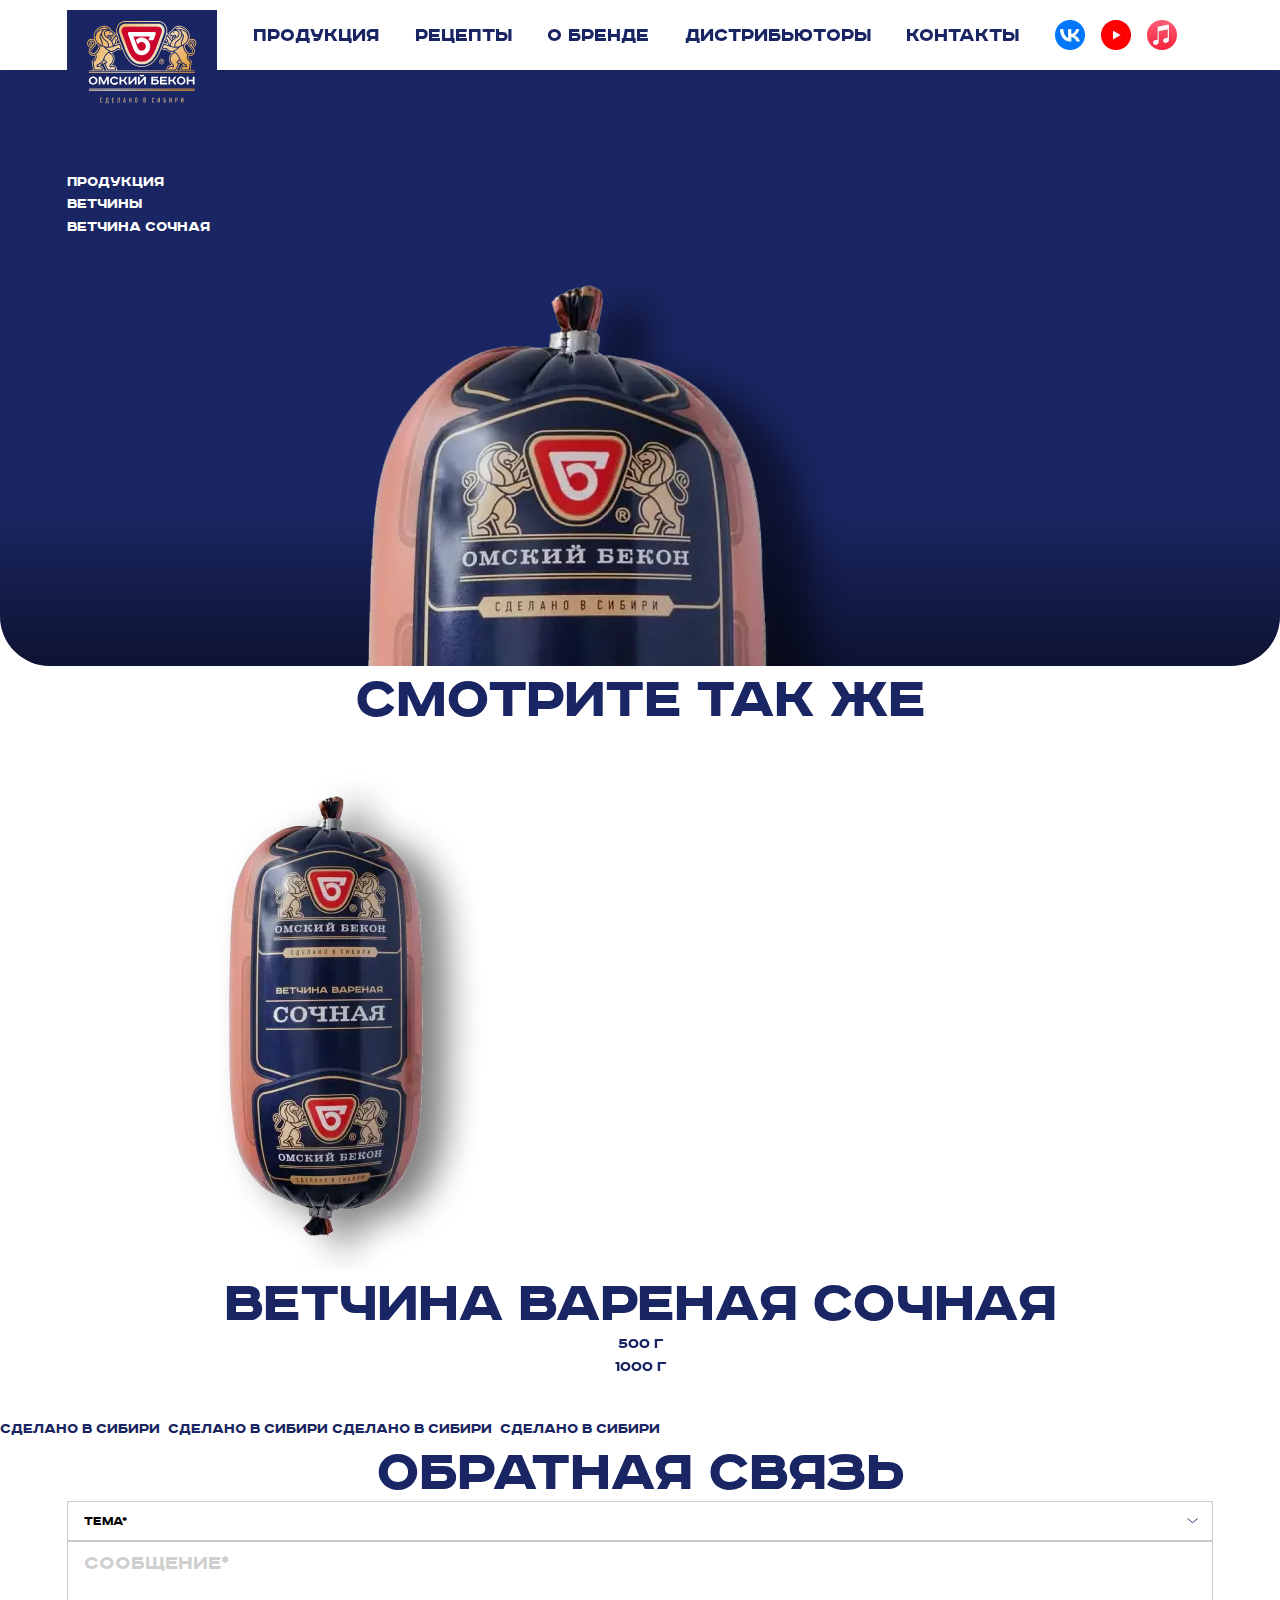
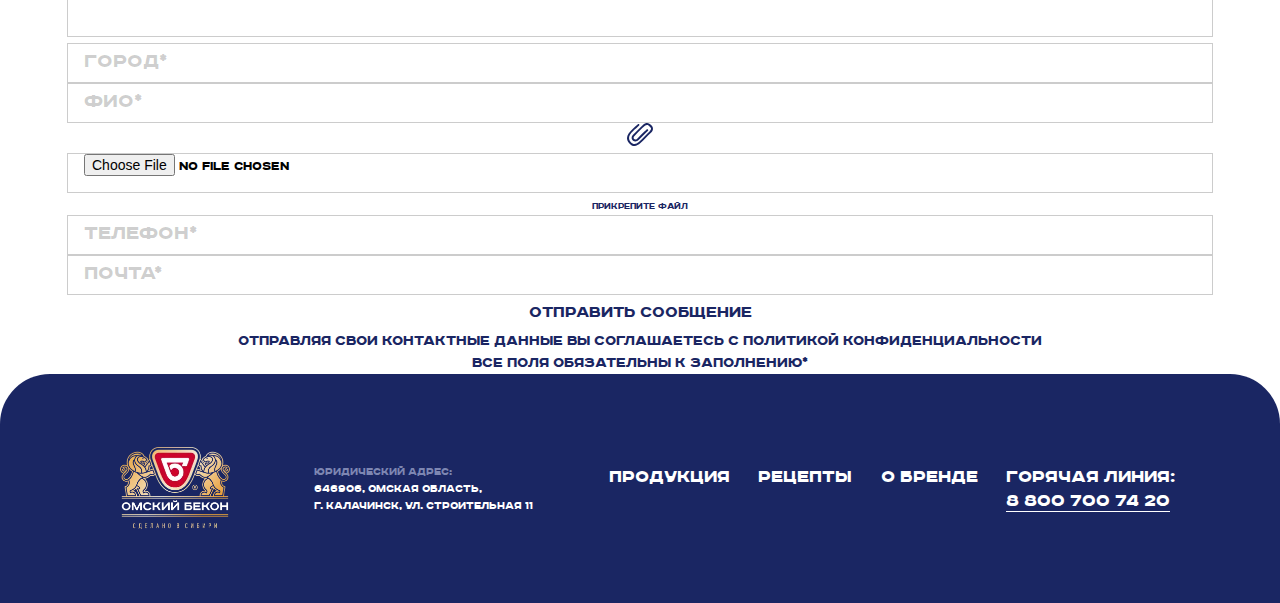
<file: catalog/category/product/index.html>
<!DOCTYPE html>
<html lang="ru">
  <head>
    <meta charset="utf-8" />
    <link rel="icon" type="image/x-icon" href="./../../../assets/img/favicon.ico" />
    <meta name="theme-color" content="#1A2663" />
    <meta name="description" content="Омский бекон" />
    <meta http-equiv="X-UA-Compatible" content="IE=edge" />
    <meta name="viewport" content="width=device-width, initial-scale=1.0" />
    <link rel="stylesheet" href="https://cdn.jsdelivr.net/npm/swiper@11/swiper-bundle.min.css" />
    <link rel="stylesheet" href="./../../../assets/css/styles.min.css" />
    <title>Ветчина Сочная</title>
  </head>
  <body class="body night">
    <!--PRELOADER-->
    <div class="preloader" data-preloader>
      <span>
        <img src="./../../../assets/img/favicon.svg" alt="" />
      </span>
    </div>

    <div class="fixed-button">
      <button class="button button--markets" data-popup-open="markets">Где купить</button>
    </div>

    <!--HEADER-->
    <header class="header">
      <div class="header__content">
        <div class="header__logo">
          <a href="./../../../" class="logo" aria-label="Омский бекон">
            <img src="./../../../assets/img/svg/logo.svg" alt="" width="80" height="66" loading="eager" />
          </a>
        </div>

        <nav class="navigation">
          <ul class="menu">
            <li><a href="./../../../catalog" class="menu__link active">Продукция</a></li>
            <li><a href="./../../../recipes" class="menu__link">Рецепты</a></li>
            <li><a href="./../../../about" class="menu__link">О бренде</a></li>
            <li><a href="./../../../distributors" class="menu__link">Дистрибьюторы</a></li>
            <li><a href="./../../../contacts" class="menu__link">Контакты</a></li>
            <li>
              <ul class="socials">
                <li>
                  <a href="https://vk.com/omskiy.bacon" target="_blank"> <img src="./../../../assets/img/socials/vk.webp" alt="" /> </a>
                </li>
                <li>
                  <a href="https://app.box.com/s/ecbi2021cj077xrbalwhabdpht4shzil" target="_blank">
                    <img src="./../../../assets/img/socials/youtube.webp" alt="" />
                  </a>
                </li>
                <li>
                  <a href="https://music.yandex.ru/artist/7525778" target="_blank">
                    <img src="./../../../assets/img/socials/vk_music.webp" alt="" />
                  </a>
                </li>
              </ul>
            </li>
          </ul>
        </nav>

        <button class="burger">
          <span>Меню бургер</span>
        </button>
      </div>
    </header>

    <main class="main">
      <!--ГЕРОЙ-->
      <section class="section section--hero auto light">
        <div class="container">
          <nav>
            <ul class="breadcrumbs">
              <li><a href="./../../">продукция</a></li>
              <li><a href="./../">Ветчины</a></li>
              <li>Ветчина Сочная</li>
            </ul>
          </nav>

          <div class="product">
            <div class="product__slider" data-slider data-slides-per-view="1,1,1" data-slides-per-group="1,1,1" data-space-between="30,30,20">
              <div class="swiper">
                <div class="swiper-wrapper">
                  <div class="swiper-slide">
                    <img src="./../../../assets/img/product.webp" alt="" />
                  </div>
                  <div class="swiper-slide">
                    <img src="./../../../assets/img/product.webp" alt="" />
                  </div>
                  <div class="swiper-slide">
                    <img src="./../../../assets/img/product.webp" alt="" />
                  </div>
                </div>
              </div>
              <div class="swiper-pagination" data-pagination></div>
            </div>

            <div class="product__info">
              <h1 class="title">Ветчина Сочная</h1>
              <p class="subtitle">
                Сочетание свинины и&nbsp;курицы — это не&nbsp;только очень сытно, но&nbsp;и&nbsp;вкусно. Убедись сам, попробовав ветчину «Сочная».
                Уверены, ты не&nbsp;останешься равнодушным!
              </p>
              <ul class="params">
                <li>500 г</li>
                <li>1000 г</li>
              </ul>

              <div class="ingredients">
                <h2 class="title">Состав</h2>
                <ul>
                  <li>
                    <span>Пищевая ценность 100 г продукта:</span>
                    <span>% от нормы (м/ж)*</span>
                  </li>
                  <li>
                    <p>Белки — не менее 39 г</p>
                    <p>18%</p>
                  </li>
                  <li>
                    <p>Жиры — не более 15 г</p>
                    <p>60%</p>
                  </li>
                  <li>
                    <p>295 кКал</p>
                    <p>23%</p>
                  </li>
                  <li><span>* Осноано на диете в 2000 кКал/день</span></li>
                </ul>
              </div>
              <button class="button small" data-popup-open="markets">Где купить</button>
            </div>
          </div>
        </div>
      </section>

      <!--СМОТРИТЕ ТАК ЖЕ-->
      <section
        class="section section--slider"
        data-slider
        data-slides-per-view="4,3,1"
        data-slides-per-group="4,3,1"
        data-space-between="33.333333,33.333333,30"
      >
        <div class="container">
          <h2 class="title">Смотрите так же</h2>
          <div class="slider-arrows">
            <button data-arrow-prev class="swiper-arrow"></button>
            <button data-arrow-next class="swiper-arrow"></button>
          </div>
          <div class="swiper">
            <div class="swiper-wrapper">
              <div class="swiper-slide">
                <article class="article">
                  <a href="./../../../catalog/category/product" class="article-image blue-gradient">
                    <div class="spinner"></div>
                    <img src="./../../../assets/img/products/5.webp" alt="" />
                  </a>
                  <h3 class="title title--h3">Ветчина вареная сочная</h3>
                  <ul class="params">
                    <li>500 г</li>
                    <li>1000 г</li>
                  </ul>
                </article>
              </div>
              <div class="swiper-slide">
                <article class="article">
                  <a href="./../../../catalog/category/product" class="article-image blue-gradient">
                    <div class="spinner"></div>
                    <img src="./../../../assets/img/products/6.webp" alt="" />
                    <ul class="tags">
                      <li>в белковой оболочке</li>
                    </ul>
                  </a>
                  <h3 class="title title--h3">Ветчина вареная из&nbsp;свиного окорока</h3>
                </article>
              </div>
              <div class="swiper-slide">
                <article class="article">
                  <a href="./../../../catalog/category/product" class="article-image blue-gradient">
                    <div class="spinner"></div>
                    <img src="./../../../assets/img/products/7.webp" alt="" />
                    <ul class="tags">
                      <li>в полиамидной оболочке</li>
                    </ul>
                  </a>
                  <h3 class="title title--h3">Ветчина вареная из&nbsp;свиного окорока</h3>
                </article>
              </div>
              <div class="swiper-slide">
                <article class="article">
                  <a href="./../../../catalog/category/product" class="article-image blue-gradient">
                    <div class="spinner"></div>
                    <img src="./../../../assets/img/products/9.webp" alt="" />
                  </a>
                  <h3 class="title title--h3">Шейка «Андреевская»</h3>
                </article>
              </div>
              <div class="swiper-slide">
                <article class="article">
                  <a href="./../../../catalog/category/product" class="article-image blue-gradient">
                    <div class="spinner"></div>
                    <img src="./../../../assets/img/products/1.webp" alt="" />
                  </a>
                  <h3 class="title title--h3">Шашлык Аджарский</h3>
                </article>
              </div>
              <div class="swiper-slide">
                <article class="article">
                  <a href="./../../../catalog/category/product" class="article-image blue-gradient">
                    <div class="spinner"></div>
                    <img src="./../../../assets/img/products/2.webp" alt="" />
                  </a>
                  <h3 class="title title--h3">Колбаски Баварские</h3>
                </article>
              </div>
              <div class="swiper-slide">
                <article class="article">
                  <a href="./../../../catalog/category/product" class="article-image blue-gradient">
                    <div class="spinner"></div>
                    <img src="./../../../assets/img/products/3.webp" alt="" />
                  </a>
                  <h3 class="title title--h3">Шашлык Классический</h3>
                </article>
              </div>
              <div class="swiper-slide">
                <article class="article">
                  <a href="./../../../catalog/category/product" class="article-image blue-gradient">
                    <div class="spinner"></div>
                    <img src="./../../../assets/img/products/4.webp" alt="" />
                  </a>
                  <h3 class="title title--h3">Колбаски Шашлычные</h3>
                </article>
              </div>

              <div class="swiper-slide">
                <article class="article">
                  <a href="./../../../catalog/category/product" class="article-image blue-gradient">
                    <div class="spinner"></div>
                    <img src="./../../../assets/img/products/8.webp" alt="" />
                  </a>
                  <h3 class="title title--h3">Салями Венская</h3>
                </article>
              </div>
            </div>
          </div>
          <div class="swiper-pagination" data-pagination></div>
        </div>
      </section>

      <!--БЕГУЩАЯ СТРОКА-->
      <div class="marquee">
        <div class="marquee__inner">
          <span>СДЕЛАНО В СИБИРИ&nbsp;&nbsp;СДЕЛАНО В СИБИРИ</span>
          <span>СДЕЛАНО В СИБИРИ&nbsp;&nbsp;СДЕЛАНО В СИБИРИ</span>
        </div>
      </div>

      <!--ФОРМА ОБРАТНОЙ СВЯЗИ-->
      <section class="section section--callbcak">
        <div class="container">
          <h2 class="title title--h2">Обратная связь</h2>

          <script>
            // ОТПРАВКА ФОРМЫ КУДА ЛИБО
            const onCallbackFormSubmit = e => {
              e.preventDefault();
              popup.open('ok');
            };
          </script>

          <form action="#" enctype="multipart/form-data" class="form" novalidate onsubmit="onCallbackFormSubmit(event)">
            <label class="label">
              <select name="subject" class="input input--select placeholder" required>
                <option value="" disabled selected hidden>ТЕМА*</option>
                <option value="Тема 1">Тема 1</option>
                <option value="Тема 2">Тема 2</option>
                <option value="Тема 3">Тема 3</option>
              </select>
              <span class="input-icon">
                <svg width="14" height="7"><use href="#select-arrow" /></svg>
              </span>
            </label>
            <label class="label label--textarea">
              <textarea name="message" class="textarea" placeholder="Сообщение*" required></textarea>
            </label>
            <label class="label">
              <input type="text" name="city" class="input" placeholder="Город*" required />
            </label>
            <label class="label">
              <input type="text" name="name" class="input" placeholder="ФИО*" required />
            </label>
            <label class="label label--forFile">
              <svg width="26" height="23"><use href="#input-file" /></svg>
              <input type="file" name="file" class="input input--file" required />
              <span class="file-placeholder">ПРИКРЕПИТЕ ФАЙЛ</span>
            </label>
            <label class="label">
              <input type="tel" name="phone" class="input" placeholder="Телефон*" required />
            </label>
            <label class="label">
              <input type="email" name="email" class="input" placeholder="Почта*" required />
            </label>
            <div class="label">
              <button type="submit" class="button full">Отправить сообщение</button>
            </div>

            <span class="form__info">
              Отправляя свои контактные данные вы соглашаетесь с <a href="#" target="_blank">политикой конфиденциальности</a> <br />Все поля
              обязательны к заполнению*
            </span>
          </form>
        </div>
      </section>
    </main>

    <!--FOOTER-->
    <footer class="footer">
      <a href="./../../../" class="logo" aria-label="Омский бекон">
        <img src="./../../../assets/img/logo.webp" alt="" width="80" height="66" loading="eager" />
      </a>

      <address class="address">
        <span>Юридический адрес:</span>
        <a href="tel:88007007420">646906, Омская область, г.&nbsp;Калачинск, ул.&nbsp;Строительная 11</a>
      </address>

      <ul class="footer__menu">
        <li><a href="./../../../catalog">Продукция</a></li>
        <li><a href="./../../../recipes">Рецепты</a></li>
        <li><a href="./../../../about">О бренде</a></li>
        <li>
          <span>Горячая линия:&nbsp;</span><br />
          <a href="tel:88007007420">8 800 700 74 20</a>
        </li>
      </ul>
    </footer>

    <!--POPUPS-->
    <div class="backdrop" data-backdrop>
      <div class="popup" data-popup>
        <!--popup markets-->
        <div class="popup-content" id="markets">
          <button class="popup-close" data-popup-close></button>
          <h2 class="popup-title">Где купить</h2>
          <ul class="markets-list custom-scrollbar">
            <li>
              <a href=""><img src="./../../../assets/img/markets/omsk_becon.webp" alt="" target="_blank" /></a>
            </li>
            <li>
              <a href=""><img src="./../../../assets/img/markets/samokat.webp" alt="" target="_blank" /></a>
            </li>
            <li>
              <a href=""><img src="./../../../assets/img/markets/kuper.webp" alt="" target="_blank" /></a>
            </li>
            <li>
              <a href=""><img src="./../../../assets/img/markets/yandex_lavka.webp" alt="" target="_blank" /></a>
            </li>
            <li>
              <a href=""><img src="./../../../assets/img/markets/metro.webp" alt="" target="_blank" /></a>
            </li>
            <li>
              <a href=""><img src="./../../../assets/img/markets/lenta.webp" alt="" target="_blank" /></a>
            </li>
            <li>
              <a href=""><img src="./../../../assets/img/markets/okey.webp" alt="" target="_blank" /></a>
            </li>
            <li>
              <a href=""><img src="./../../../assets/img/markets/perekrestok.webp" alt="" target="_blank" /></a>
            </li>
            <li>
              <a href=""><img src="./../../../assets/img/markets/magnit.webp" alt="" target="_blank" /></a>
            </li>
            <li>
              <a href=""><img src="./../../../assets/img/markets/pyaterochka.webp" alt="" target="_blank" /></a>
            </li>
            <li>
              <a href=""><img src="./../../../assets/img/markets/yarche.webp" alt="" target="_blank" /></a>
            </li>
            <li>
              <a href=""><img src="./../../../assets/img/markets/spar.webp" alt="" target="_blank" /></a>
            </li>
            <li>
              <a href=""><img src="./../../../assets/img/markets/bistronom.webp" alt="" target="_blank" /></a>
            </li>
            <li>
              <a href=""><img src="./../../../assets/img/markets/monetka.webp" alt="" target="_blank" /></a>
            </li>
            <li>
              <a href=""><img src="./../../../assets/img/markets/begemag.webp" alt="" target="_blank" /></a>
            </li>
            <li>
              <a href=""><img src="./../../../assets/img/markets/anix.webp" alt="" target="_blank" /></a>
            </li>
            <li>
              <a href=""><img src="./../../../assets/img/markets/maria_ra.webp" alt="" target="_blank" /></a>
            </li>
            <li>
              <a href=""><img src="./../../../assets/img/markets/ashan.webp" alt="" target="_blank" /></a>
            </li>
          </ul>
        </div>

        <!--popup form send secsses-->
        <div class="popup-content" id="ok">
          <button class="popup-close" data-popup-close></button>
          <h2 class="popup-title">Сообщение отправлено</h2>
          <p class="popup-subtitle">Наш менеджер свяжется с&nbsp;Вами&nbsp;в&nbsp;ближайшее время</p>
          <button class="button small" data-popup-close>Закрыть</button>
        </div>
      </div>
    </div>

    <svg xmlns="http://www.w3.org/2000/svg" style="display: none">
      <symbol id="select-arrow" viewBox="0 0 23 14" preserveAspectRatio="none" fill="none">
        <path d="M1 1.25L11.5 11.75L22 1.25" stroke="currentColor" stroke-width="2" />
      </symbol>

      <symbol id="input-file" viewBox="0 0 26 23" preserveAspectRatio="none" fill="none">
        <path
          d="M5.12577 6.41053C6.98648 4.60412 8.95978 2.89392 10.8959 1.16425C11.8466 0.596099 12.8785 1.78396 12.1078 2.58808C8.44092 6.77365 -1.93168 12.4598 3.69223 18.9065C6.35386 21.9569 8.95166 21.4781 11.8164 19.0257C15.597 15.7885 18.9737 11.5812 22.7288 8.25933C23.4728 7.38075 24.3736 6.12073 23.9116 4.90881C23.7189 4.4048 21.9836 2.68659 21.4868 2.37617C19.2952 1.00503 17.0898 3.48384 15.5831 4.87445C12.6336 7.59724 9.8884 10.572 7.05497 13.4117C5.56686 15.5881 7.93947 17.564 9.94876 15.9237C12.5663 13.4712 15.0004 10.8206 17.6133 8.367C17.9813 8.02221 19.7317 6.32577 19.9697 6.22382C20.788 5.87216 21.6168 6.97296 21.0399 7.74043C17.8942 10.5766 15.0445 14.0176 11.8745 16.7943C10.1647 18.2914 8.15421 19.2948 6.06715 17.7072C4.13912 16.241 4.19136 13.627 5.77464 11.9203C9.25114 8.8481 12.3748 4.9489 15.8745 1.95578C19.1699 -0.863237 21.7862 -0.614669 24.6417 2.58579C26.7961 5.0016 26.1763 7.23184 24.2366 9.5205C20.5547 12.871 17.2035 16.8183 13.4995 20.1161C9.66901 23.5274 5.88608 24.3567 2.18207 20.1677C-2.43778 14.9409 1.10604 10.312 5.12461 6.41168L5.12577 6.41053Z"
          fill="currentColor"
        />
      </symbol>
    </svg>

    <script src="https://cdn.jsdelivr.net/npm/swiper@11/swiper-bundle.min.js"></script>
    <script src="./../../../assets/js/forms.js" type="module"></script>
    <script src="./../../../assets/js/scripts.js" type="module"></script>
  </body>
</html>
</file>
<file: assets/css/styles.min.css>
:root{--900: "roadradio-black", sans-serif;--500: "montserrat-medium", sans-serif;--600: "montserrat-semibold", sans-serif;--bg: #ffffff;--color: #1a2663;--blue: #7d86b2;--white: #ffffff;--black: #000000;--grey: #d5d5d5;--grey-dark: #adadad;--red: #b7142b;--input-font-family: var(--900);--input-font-size: 22px;--input-background: #ffffff;--input-border: #cccccc;--input-color: #000000;--input-placeholder-color: rgba(0, 0, 0, 0.2);--invalid: #b7142b}@font-face{font-family:"roadradio-black";src:url("../fonts/roadradio-black.woff2") format("woff2"),url("../fonts/roadradio-black.woff") format("woff");font-weight:normal;font-style:normal}@font-face{font-family:"montserrat-semibold";src:url("../fonts/montserrat-semibold.woff2") format("woff2"),url("../fonts/montserrat-semibold.woff") format("woff");font-weight:normal;font-style:normal}@font-face{font-family:"montserrat-medium";src:url("../fonts/montserrat-medium.woff2") format("woff2"),url("../fonts/montserrat-medium.woff") format("woff");font-weight:normal;font-style:normal}@font-face{font-family:"delagothicone-regular";src:url("../fonts/delagothicone-regular.woff2") format("woff2"),url("../fonts/delagothicone-regular.woff") format("woff");font-weight:normal;font-style:normal}@-webkit-keyframes rotate{0%{transform:rotate(0deg)}100%{transform:rotate(360deg)}}@keyframes rotate{0%{transform:rotate(0deg)}100%{transform:rotate(360deg)}}.preloader{display:flex;justify-content:center;align-items:center;align-content:center;position:fixed;width:100%;height:100%;left:0px;top:0px;z-index:50;background-color:var(--color);transition:.6s;opacity:1;visibility:visible;pointer-events:all}.preloader.hidden{opacity:0;visibility:hidden;pointer-events:none}.preloader span{width:100px;height:100px;display:inline-flex;position:relative;justify-content:center;align-items:center;align-content:center}.preloader span:before{content:"";width:100%;height:100%;border-left:1px solid rgba(255,255,255,.7);border-top:1px solid rgba(255,255,255,.7);border-right:1px solid rgba(0,0,0,0);border-bottom:1px solid rgba(0,0,0,0);border-radius:150px;display:block;position:absolute;-webkit-animation:rotate .6s linear infinite;animation:rotate .6s linear infinite}.preloader span img{position:absolute;width:60%}:root{font-synthesis:none;text-rendering:optimizeLegibility;-webkit-font-smoothing:antialiased;-moz-osx-font-smoothing:grayscale;outline:none;-webkit-tap-highlight-color:rgba(0,0,0,0)}*,*:before,*:after{padding:0;margin:0;box-sizing:border-box}html{height:100%}body{position:relative;width:100%;height:100%;background:var(--bg);color:var(--color);font-family:var(--900);line-height:1.4;overflow-x:hidden;overflow-y:auto}img{display:block;max-width:100%;-o-object-fit:cover;object-fit:cover;-webkit-user-select:none;-moz-user-select:none;-ms-user-select:none;user-select:none}h1,h2,h3,h4,h5,h6,b,a,strong{font-family:var(--900);color:inherit}button{border:none;cursor:pointer;background:none;color:inherit}button:disabled{cursor:auto;pointer-events:none}ul,ol,menu{list-style:none}a{text-decoration:none}.main{display:block;position:relative;z-index:1;min-height:100vh}.container{display:block;width:100%;max-width:1200px;padding:0px 27px;margin:0 auto}.section{position:relative;text-align:center}.burger{display:none}.header{display:block;position:fixed;top:0px;left:0px;width:100%;height:70px;z-index:20;background:var(--white);box-shadow:0px 0px 30px rgba(0,0,0,.1)}.header__content{display:flex;position:relative;flex-wrap:wrap;justify-content:space-between;align-items:center;align-content:center;width:100%;max-width:1200px;margin:0 auto;padding:10px 27px}.header__logo{display:block;position:relative;width:150px;height:50px}.header__logo .logo{position:absolute;top:0px;left:0px}.logo{display:block;padding:11.14px 20px;background:var(--color);position:relative;width:150px;height:auto;z-index:3}.logo img{width:100%;height:auto}.socials{display:flex;gap:16px}.socials li{display:block;width:30px;height:30px}.navigation{display:flex;align-items:center;justify-content:center;z-index:2;flex:1}.menu{display:inline-flex;flex-wrap:wrap;justify-content:center;align-items:center;align-content:center;gap:clamp(20px, 2.2222vw, 32px)}@media(max-width: 1365px){.menu{gap:clamp(20px, 2.7778vw, 40px)}}.menu li .menu__link{font-family:var(--900);font-size:21px;line-height:1.2;text-transform:uppercase}@media(max-width: 1239px){.burger{display:flex;position:relative;justify-content:center;align-items:center;align-content:center;width:44px;height:40px;font-size:0px;z-index:2}.burger span,.burger:before,.burger:after{position:absolute;height:2px;background:var(--color);transition:.6s;opacity:1;z-index:1}.burger:before,.burger:after{content:"";width:22px}.burger span{width:16px;transform:translate(0px, 0px)}.burger:before{transform:translate(0px, -7px) rotate(0deg)}.burger:after{transform:translate(0px, 7px) rotate(0deg)}.burger.open span{transform:translate(10px, 0px);opacity:0}.burger.open:before{background:var(--white);transform:translate(0px, 0px) rotate(45deg)}.burger.open:after{background:var(--white);transform:translate(0px, 0px) rotate(-45deg)}.navigation{position:fixed;align-items:flex-start;width:100%;height:100vh;overflow-x:hidden;overflow-y:auto;scrollbar-width:none;-ms-overflow-style:none;top:0px;right:0px;transform:translate(0%, -100%);transition:transform .6s;padding:0px;z-index:0}.navigation::-webkit-scrollbar{width:0px;height:0px;display:none}.navigation.open{transform:translate(0%, 0%)}.menu{padding:100px 20px 120px 20px;width:100%;min-height:100vh;background:var(--color);color:var(--white);background-size:100% 100%;flex-wrap:nowrap;flex-direction:column;justify-content:space-between;gap:24px}.menu li .button{padding:10px 24px}.menu li .button span{font-size:32px}.menu li:last-child{display:block}.menu li .menu__link{font-size:32px}}.button{display:inline-flex;justify-content:center;align-items:center;align-content:center;position:relative;font-size:clamp(12px, 1.3889vw, 20px);line-height:1;color:inherit;font-family:var(--900);padding:8px 14px;z-index:1;transition:color .3s;-webkit-user-select:none;-moz-user-select:none;-ms-user-select:none;user-select:none;outline:none;cursor:pointer}.text-content{display:flex;position:relative;gap:20px;flex-direction:column;width:100%;z-index:1}.title{display:block;font-size:62px;line-height:1;letter-spacing:-1.24px;text-transform:uppercase}.subtitle{display:block;font-size:clamp(14px, 1.1111vw, 16px);line-height:1.4}.label{display:block;width:100%;position:relative;min-width:260px;color:inherit}.label span{font-size:10px;padding:4px}.popup .label{min-width:auto}.input-icon{display:flex;position:absolute;width:40px;height:40px;right:0px;bottom:0px;justify-content:center;align-items:center;align-content:center;flex-shrink:0;transition:.3s;transform:rotate(0deg)}.input-icon svg{width:35%;height:auto;pointer-events:none}.input-icon.full{right:4px}.input-icon.full svg{width:100%;height:auto}span.input-icon{pointer-events:none}.input,.textarea{width:100%;height:40px;background:var(--input-background);border:1px solid var(--input-border);border-radius:0px;font-family:var(--input-font-family);font-size:14px;color:var(--input-color);padding:0px 16px;outline:none;-webkit-appearance:none;-moz-appearance:none;appearance:none;transition:.3s;box-shadow:none;resize:none}.input::-moz-placeholder, .textarea::-moz-placeholder{opacity:1;-moz-transition:.3s;transition:.3s;color:var(--input-placeholder-color);font-family:var(--input-font-family);font-size:var(--input-font-size)}.input:-ms-input-placeholder, .textarea:-ms-input-placeholder{opacity:1;-ms-transition:.3s;transition:.3s;color:var(--input-placeholder-color);font-family:var(--input-font-family);font-size:var(--input-font-size)}.input::placeholder,.textarea::placeholder{opacity:1;transition:.3s;color:var(--input-placeholder-color);font-family:var(--input-font-family);font-size:var(--input-font-size)}.input.invalid,.textarea.invalid{border:1px solid var(--invalid);color:var(--invalid)}.input.invalid+.input-icon,.textarea.invalid+.input-icon{color:var(--invalid)}.input.invalid::-moz-placeholder, .textarea.invalid::-moz-placeholder{color:var(--invalid)}.input.invalid:-ms-input-placeholder, .textarea.invalid:-ms-input-placeholder{color:var(--invalid)}.input.invalid::placeholder,.textarea.invalid::placeholder{color:var(--invalid)}.input:focus::-moz-placeholder, .textarea:focus::-moz-placeholder{opacity:0}.input:focus:-ms-input-placeholder, .textarea:focus:-ms-input-placeholder{opacity:0}.input:focus::placeholder,.textarea:focus::placeholder{opacity:0}.textarea{padding:8px 16px;min-height:96px}.radio,.checkbox{display:none}.radio+span,.checkbox+span{display:flex;flex-wrap:wrap;align-items:flex-start;position:relative;width:100%;font-family:var(--900);padding-left:46px;font-size:12px;line-height:1.1;color:inherit;cursor:pointer;margin-top:20px}.radio+span a,.checkbox+span a{display:inline;font-size:12px;text-decoration:underline;width:auto;color:var(--black)}.radio+span:before,.checkbox+span:before{content:"";display:block;position:absolute;left:0px;width:26px;height:26px;border:1px solid var(--black);background:#f1f1f1;transition:border .3s}.radio:checked+span:before,.checkbox:checked+span:before{background:#f1f1f1 url("../img/svg/checkbox.svg") no-repeat center center;background-size:60% 60%}.radio.invalid+span,.checkbox.invalid+span{color:var(--invalid)}.radio.invalid+span:before,.checkbox.invalid+span:before{border:1px solid var(--invalid)}.input:-webkit-autofill{box-shadow:0 0 0px 1000px #f1f1f1 inset !important;-webkit-text-fill-color:var(--input-color) !important;font-size:var(--input-font-size) !important;font-family:var(--input-font-family) !important;-webkit-transition:background-color 9999s ease-in-out 0s;transition:background-color 9999s ease-in-out 0s}.inputError{display:inline;width:auto;height:0px;position:relative;overflow:hidden;transition:.3s;color:var(--invalid);font-size:12px;font-family:var(--900)}input[type=search]::-webkit-search-decoration,input[type=search]::-webkit-search-cancel-button,input[type=search]::-webkit-search-results-button,input[type=search]::-webkit-search-results-decoration{display:none}input[type=search]{-webkit-appearance:textfield;-moz-appearance:textfield;appearance:textfield}select.open+.input-icon{transform:rotate(180deg)}.download-file{width:100%;height:200px;position:relative;margin-top:-20px;margin-bottom:-10px}.label-for-file{width:100%;height:200px;background-color:rgba(0,0,0,.1);display:flex;flex-direction:column;align-items:center;justify-content:center;position:relative;z-index:1;cursor:pointer}.label-for-file.invalid{border:6px solid var(--invalid)}.label-for-file.loaded{border:6px solid var(--color)}.input-file{display:none}.label-for-file img{width:40px;height:40px;pointer-events:none}.label-for-file .label__text{font-size:12px;line-height:1.1;color:var(--color);margin-top:24px;text-align:center;max-width:190px;pointer-events:none}.label-for-file .label__text .error{color:var(--invalid)}.label-for-file img,.label-for-file .label__text{transition:.3s}.label-for-file.loaded img,.label-for-file.loaded .label__text{opacity:0}.label-for-file.loaded::after{content:"";position:absolute;top:0;left:0;width:100%;height:100%;background-size:cover;background-position:center;z-index:1}.label-for-file.loaded::after{background-image:url("")}.footer{display:flex;flex-wrap:wrap;justify-content:space-between;align-items:center;position:relative;z-index:1;padding:62px 100px;overflow:hidden;background:var(--color);color:var(--white);border-radius:50px 50px 0px 0px;max-width:1440px;margin:0 auto}.address{max-width:230px;font-size:12px}.address span{display:block;color:var(--blue)}.footer__menu{display:inline-flex;width:auto;flex-wrap:wrap;justify-content:center;align-items:flex-start;align-content:center;gap:clamp(20px, 2.2222vw, 32px)}.footer__menu li{font-size:20px;line-height:1.2}.footer__menu li:last-child a{border-bottom:1px solid var(--white)}body.locked{overflow-x:hidden;overflow-y:hidden}.backdrop{display:grid;place-items:center;position:fixed;top:0;left:0;width:100%;height:100%;z-index:1000;overflow-x:hidden;overflow-y:auto;-webkit-overflow-scrolling:touch;padding:50px 20px;background-color:rgba(0,0,0,.5);transition:opacity .4s ease 0s,visibility .4s ease 0s;opacity:0;pointer-events:none;visibility:hidden}.backdrop.active{visibility:visible;opacity:1;pointer-events:all}.popup{position:relative;transition:.4s;transform:translate(0px, 20px);opacity:0;z-index:1;-webkit-user-select:none;-moz-user-select:none;-ms-user-select:none;user-select:none}@media(max-width: 419px){.popup{width:100%}}.popup.visible{opacity:1;transform:translate(0px, 0px)}.popup .popup-content{position:relative}.popup-close,.file-reset{display:flex;flex-wrap:wrap;justify-content:center;align-items:center;align-content:center;position:absolute;right:20px;top:20px;width:22px;height:22px;transition:.3s;transform:rotate(0deg);z-index:2}.popup-close:before,.popup-close:after,.file-reset:before,.file-reset:after{content:"";position:absolute;pointer-events:none;width:100%;height:2px}.popup-close:before,.file-reset:before{transform:rotate(45deg)}.popup-close:after,.file-reset:after{transform:rotate(-45deg)}.popup-close:hover,.file-reset:hover{transform:rotate(90deg)}@media(max-width: 1365px){.popup-close,.file-reset{right:20px;top:20px}}.file-reset{right:-4px;top:-4px;background:var(--invalid);border-radius:20px;z-index:2}.file-reset::before,.file-reset::after{width:14px;background:var(--white)}.popup-content{background:var(--color);padding:55px 34px 40px 34px;-webkit-user-select:none;-moz-user-select:none;-ms-user-select:none;user-select:none;width:355px}@media(max-width: 419px){.popup-content{width:100%;padding:55px 20px 40px 20px}}.popup-content .form{width:100%;max-width:100%;margin-top:50px}.popup-title{font-size:32px;color:inherit;text-align:center;line-height:1;text-transform:uppercase}.popup-subtitle{font-size:16px;color:inherit;text-align:center;line-height:1.2;margin-top:16px;margin-bottom:-40px}.popup-subtitle.no-margin{margin-bottom:0px}.section--hero{max-width:1440px;height:632px;color:var(--white);overflow:hidden;border-radius:0px 0px 50px 50px;text-align:left;z-index:1;background:var(--color);margin:0 auto}.section--hero .title{margin:auto 0px}.section--hero:before,.section--hero:after{content:"";width:100%;height:100%;position:absolute;left:0px;top:0px;z-index:2;pointer-events:none}.section--hero:before{background:linear-gradient(0deg, rgba(0, 0, 0, 0.5) 0%, rgba(87, 199, 133, 0) 25%, rgba(255, 255, 255, 0) 100%);z-index:3}.section--hero:after{content:none;background:rgba(0,0,0,.1);z-index:2}.section--hero .container{display:flex;position:relative;flex-direction:column;justify-content:space-between;align-items:flex-start;height:100%;padding-top:136px;padding-bottom:30px;z-index:4}.section--hero .container h1 span{vertical-align:super;font-size:34px}.swiper--hero{position:absolute;left:0px;top:0px;width:100%;height:100%;z-index:1}.swiper--hero .swiper-slide img{width:100%;height:100%}.hero-info{display:block;margin-top:15px;font-size:10.8px;font-family:var(--500);line-height:1.3}.thumb{display:block;width:100%}.swiper--thumb{width:100%;overflow:visible}.swiper--thumb .swiper-slide{width:105px;height:58px;position:relative;overflow:hidden;border-radius:10px;border:4px solid rgba(0,0,0,0);cursor:pointer;transition:border .3s}.swiper--thumb .swiper-slide:before{content:"";position:absolute;left:0px;top:0px;right:0px;bottom:0px;background:var(--black);z-index:-1;border-radius:6px}.swiper--thumb .swiper-slide img{height:100%;opacity:.4}.swiper--thumb .swiper-slide.swiper-slide-thumb-active{border:4px solid var(--red)}.swiper--thumb .swiper-slide.swiper-slide-thumb-active img{opacity:1}
</file>
